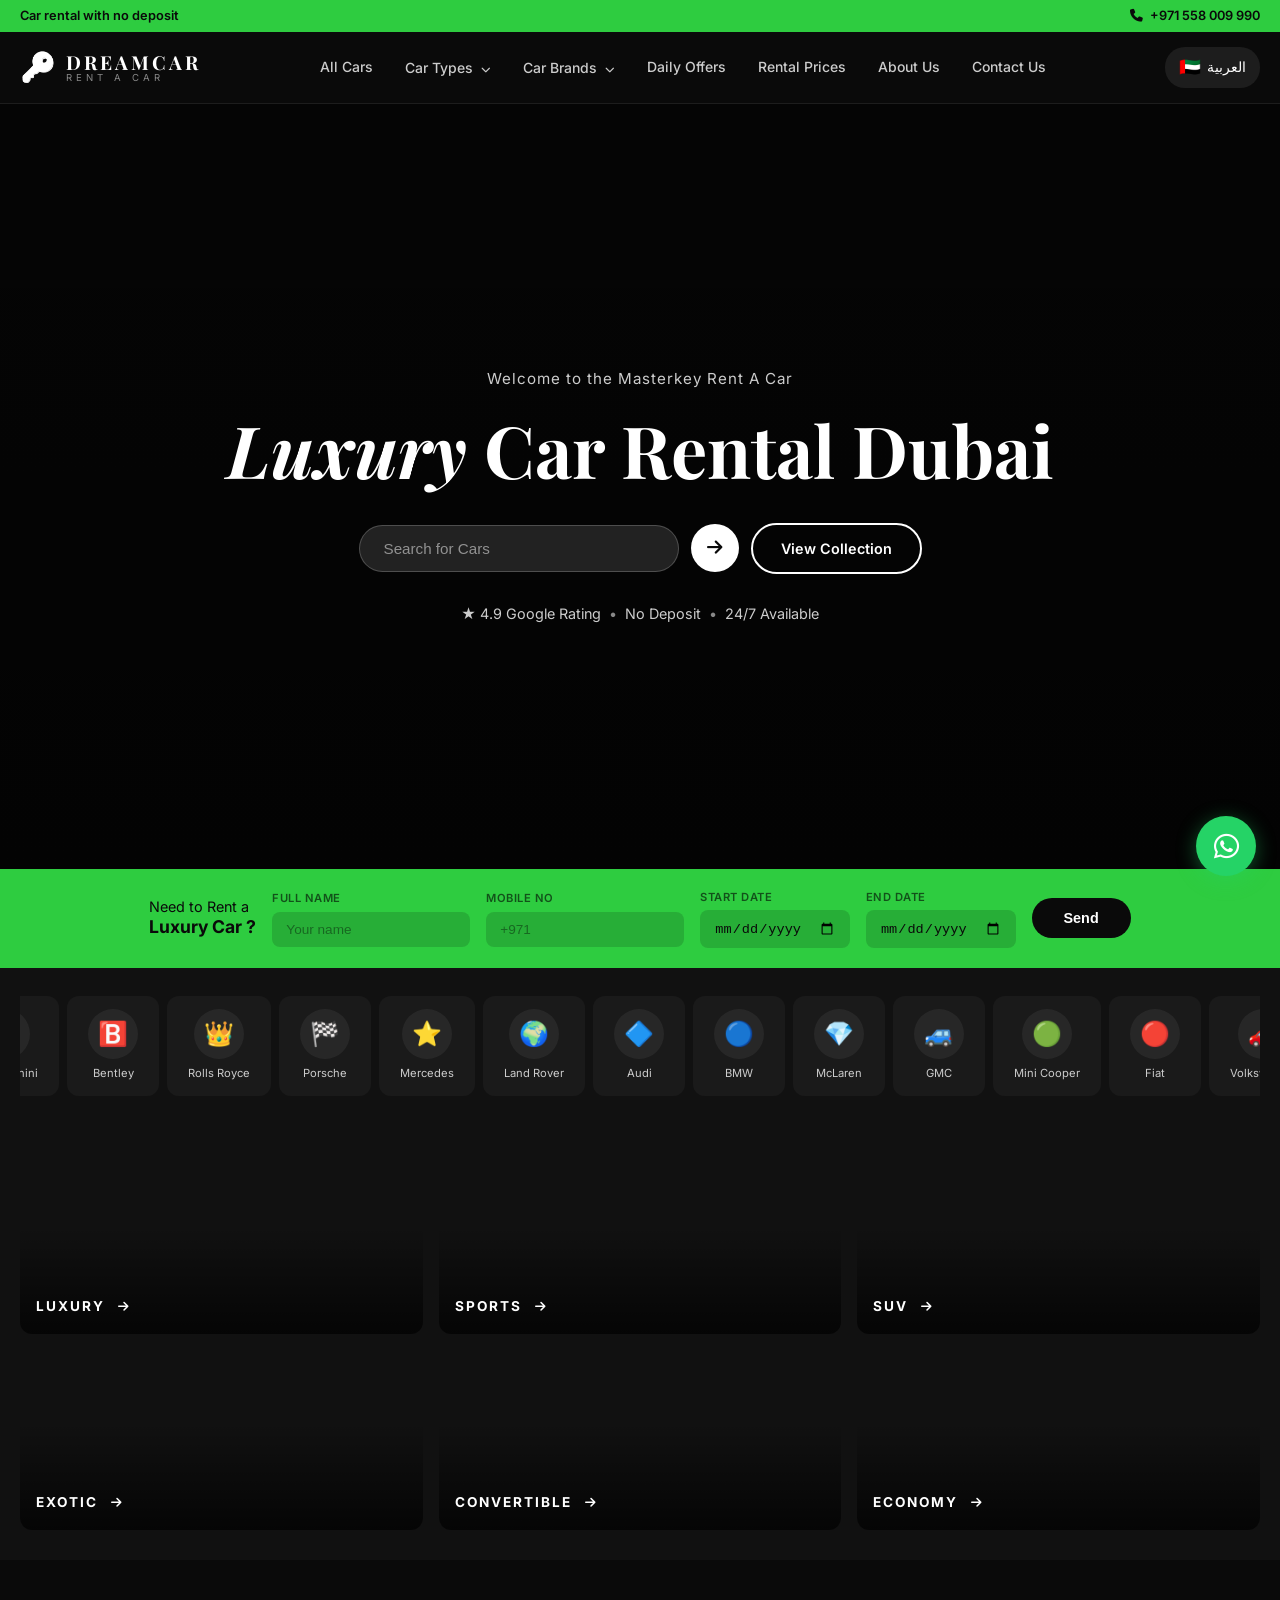
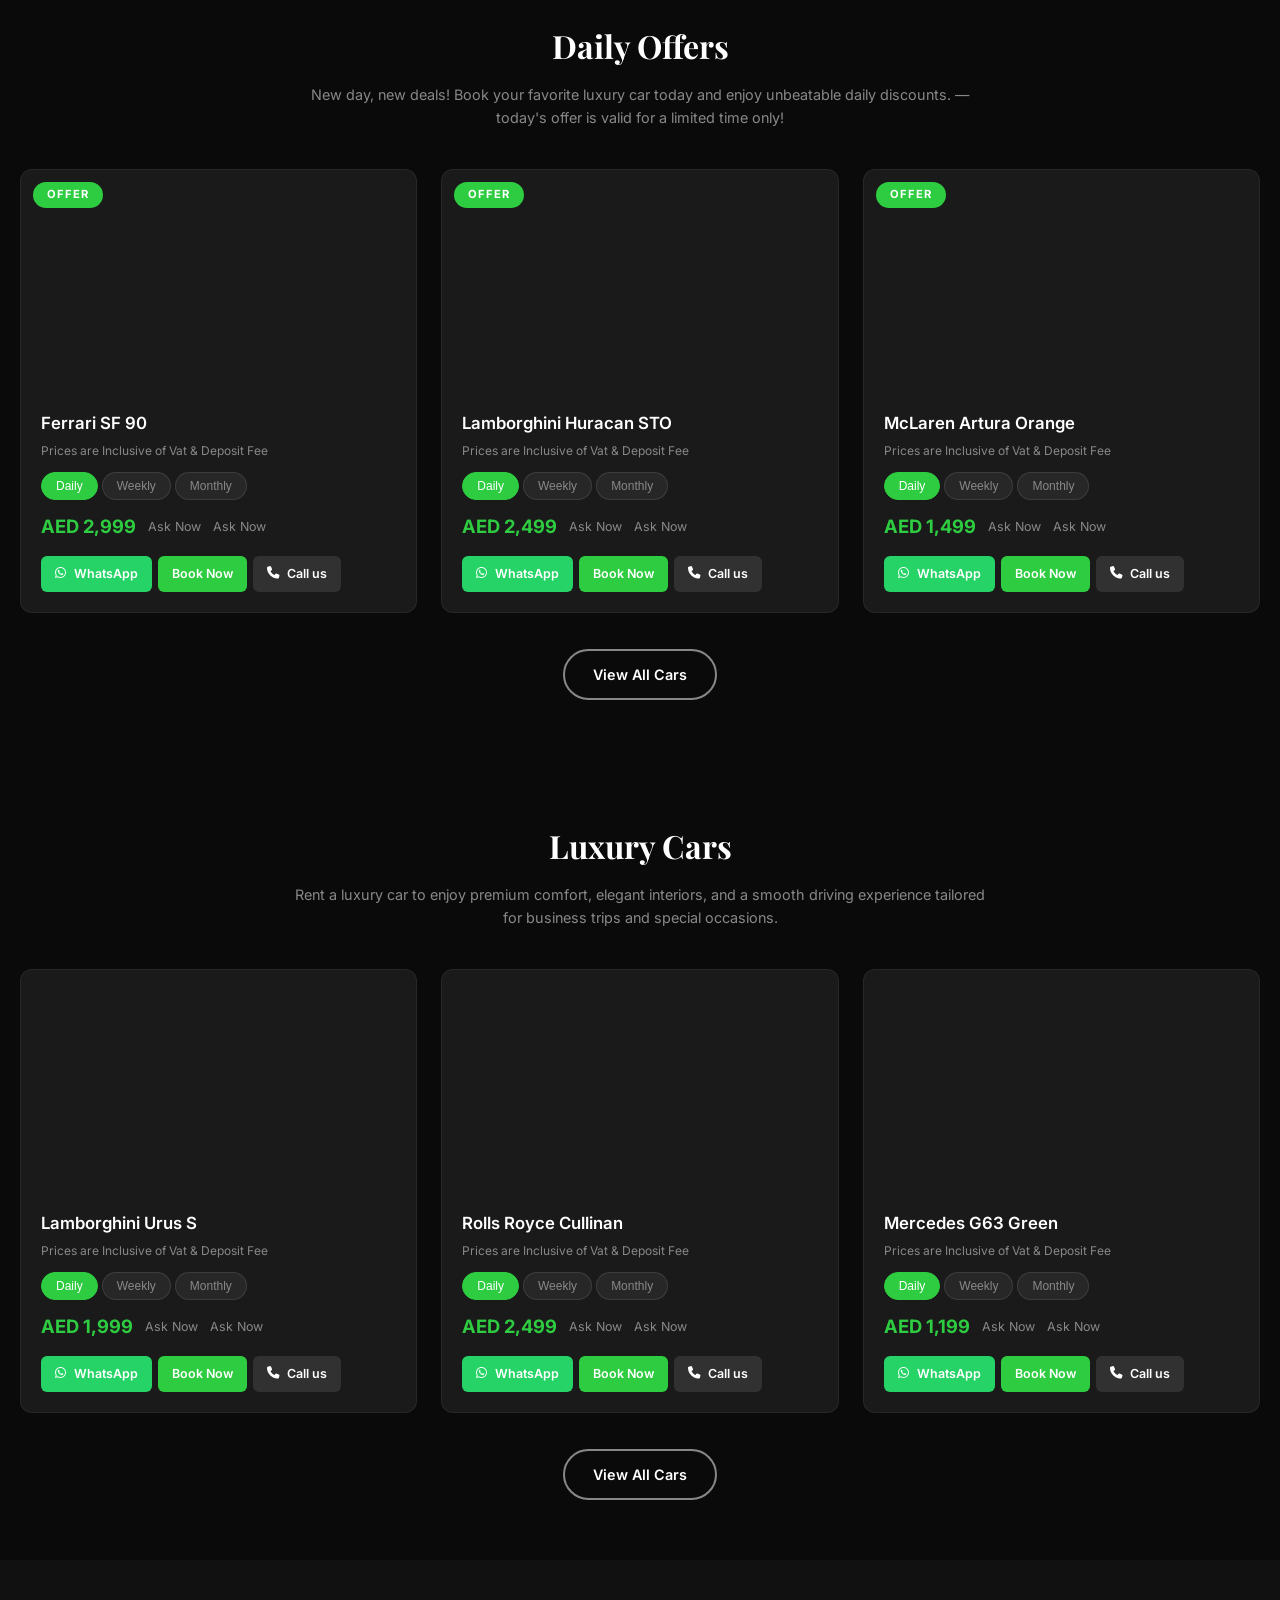
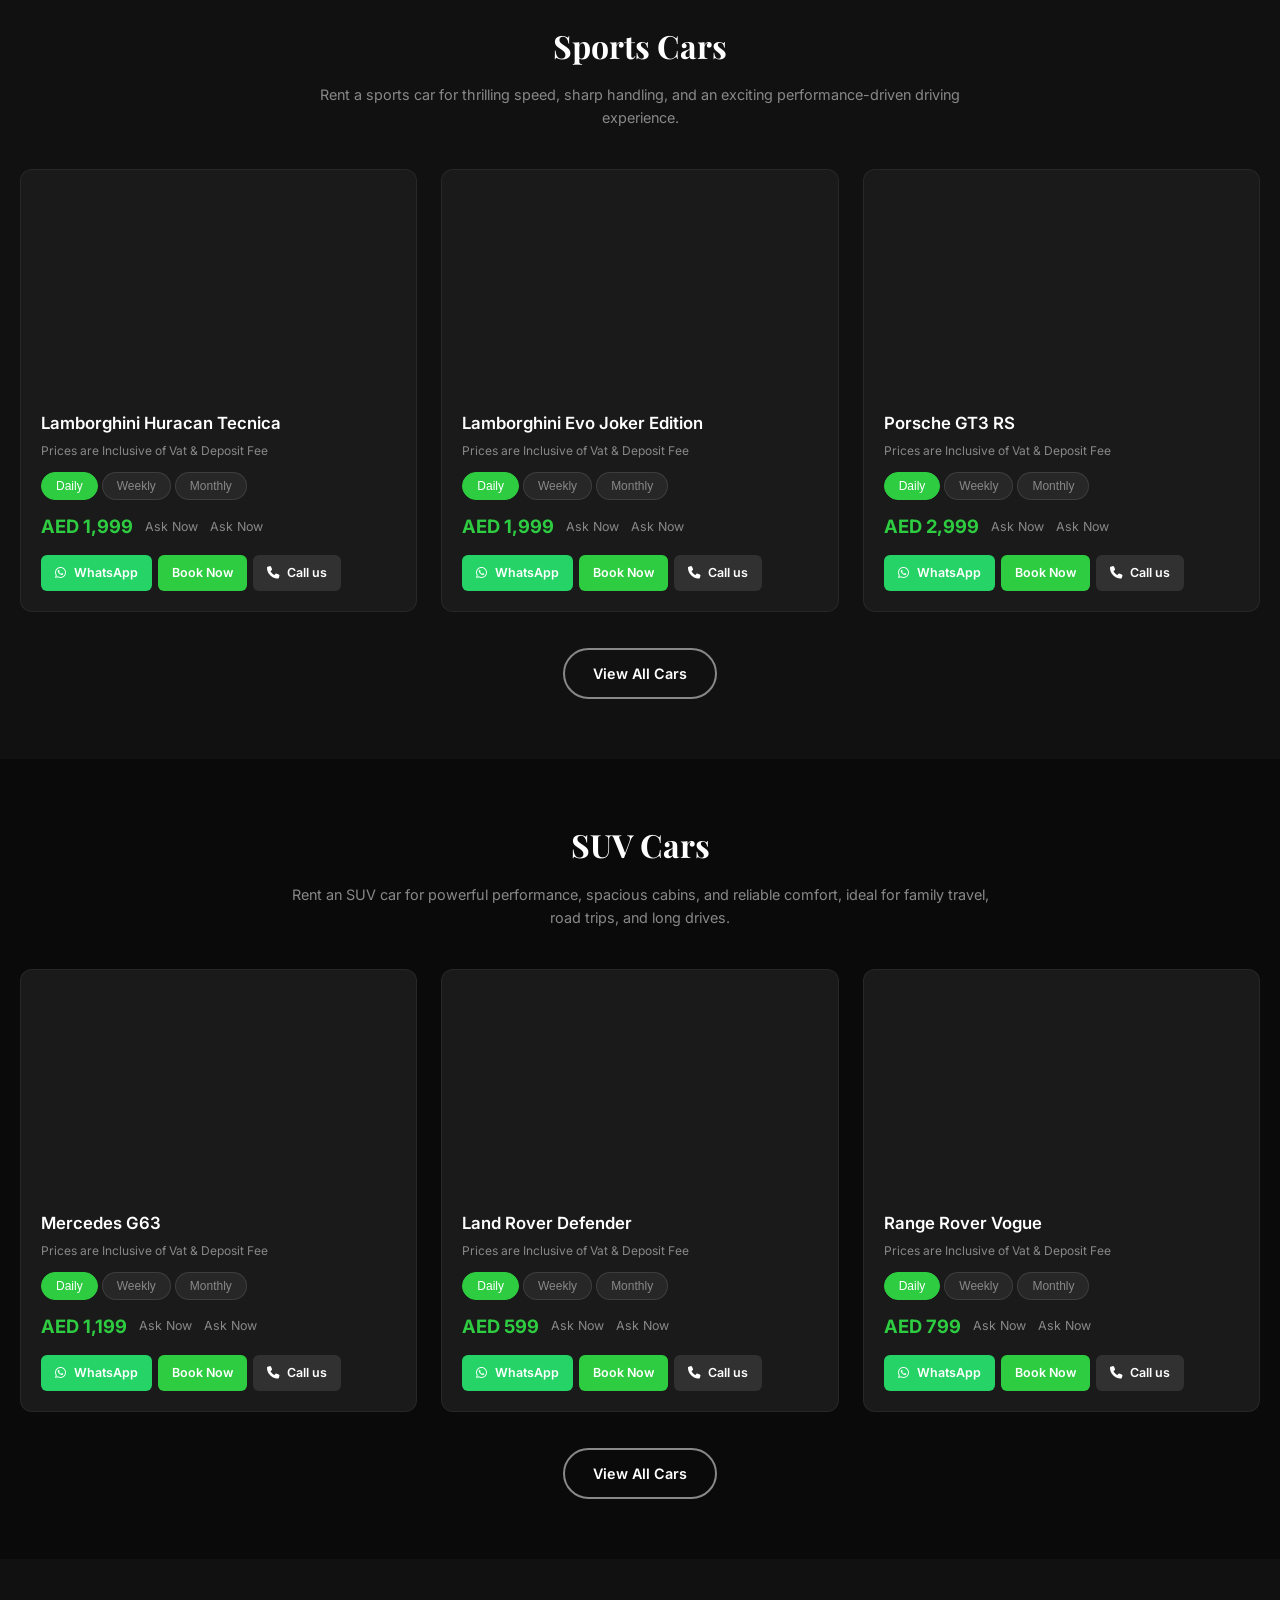
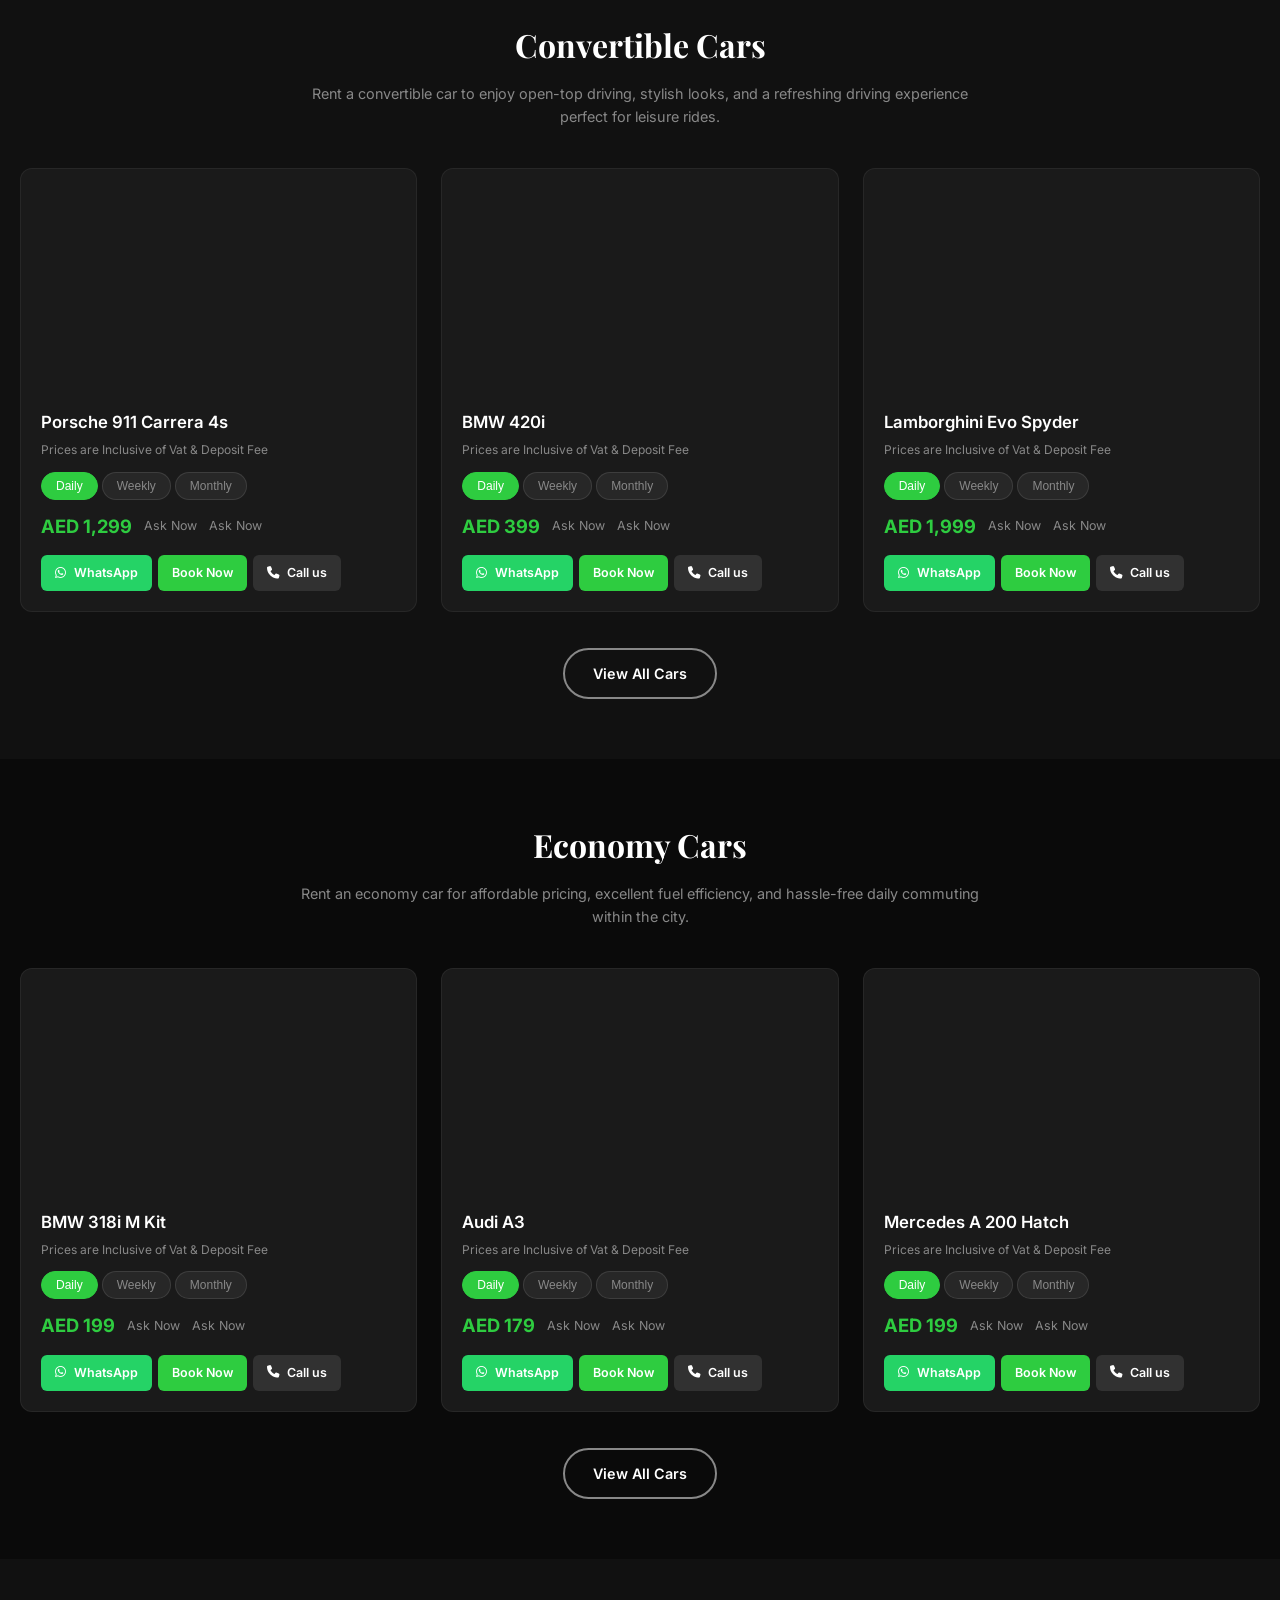
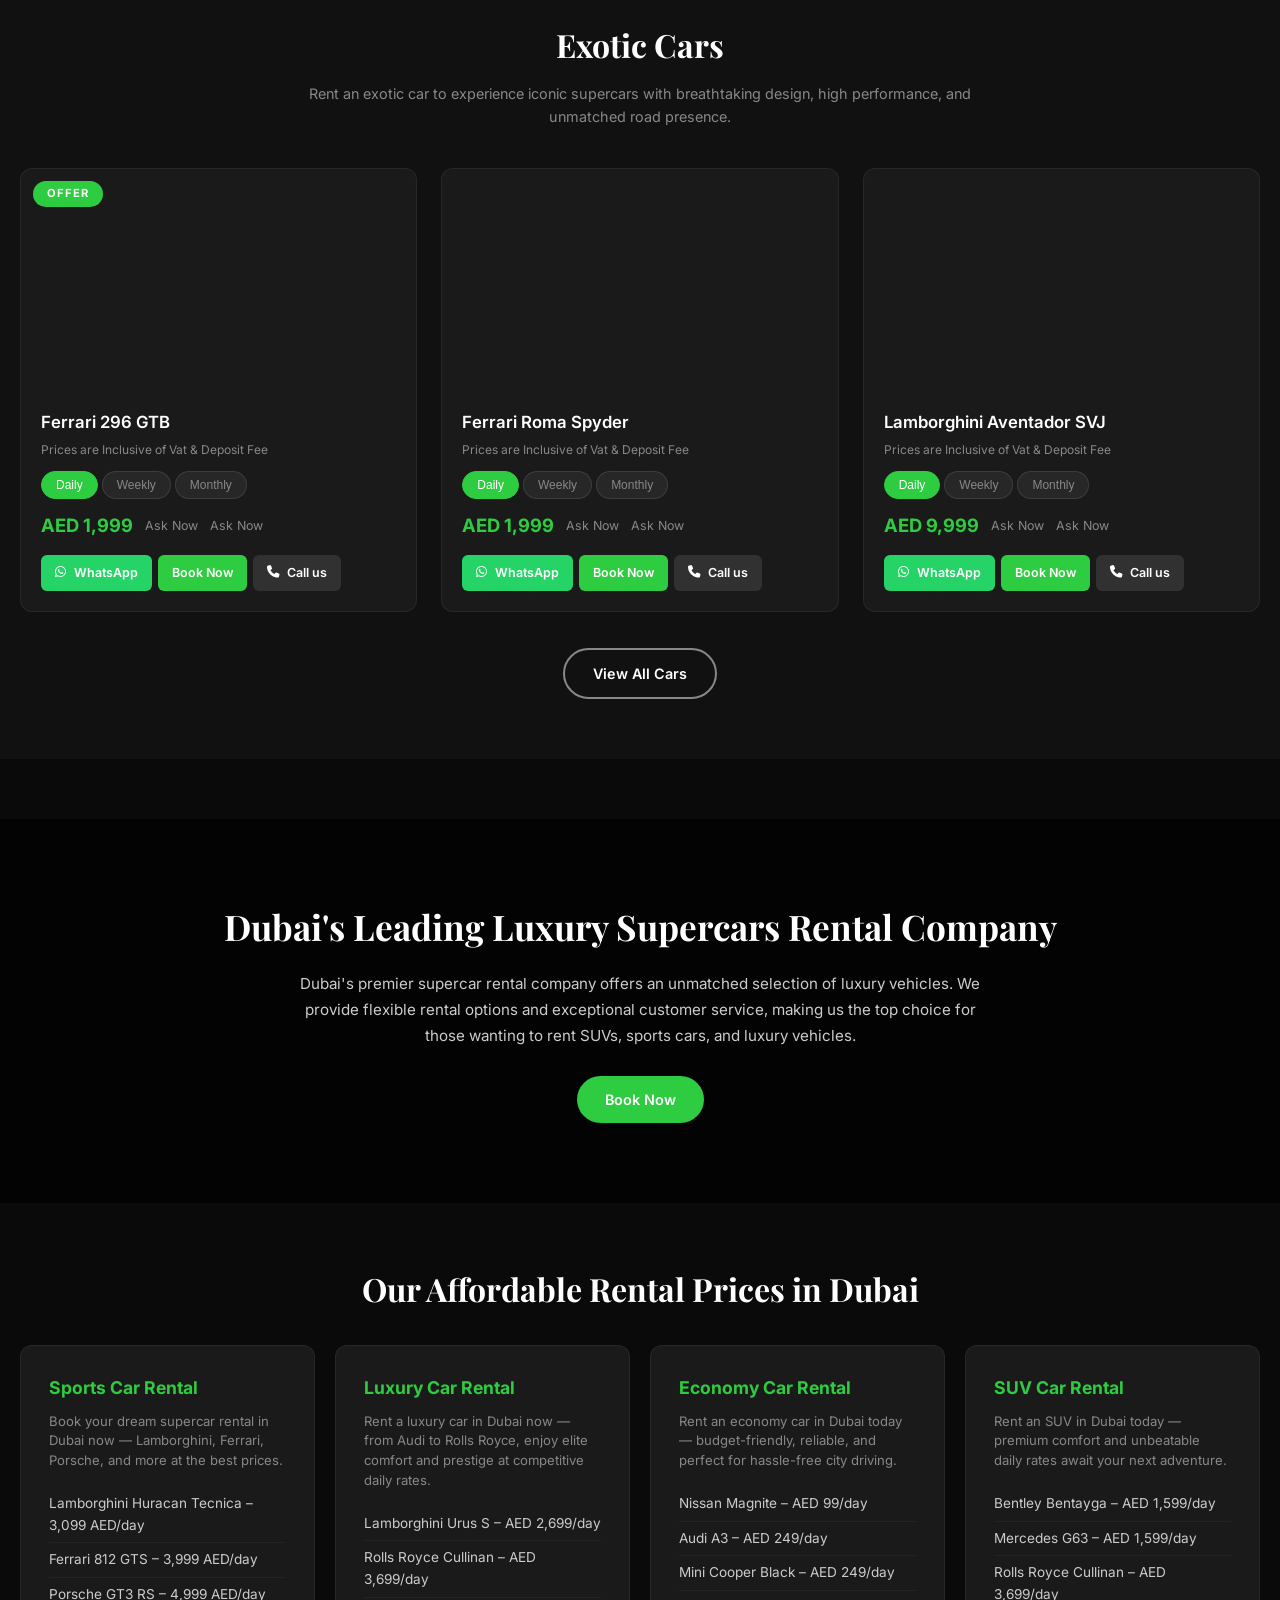
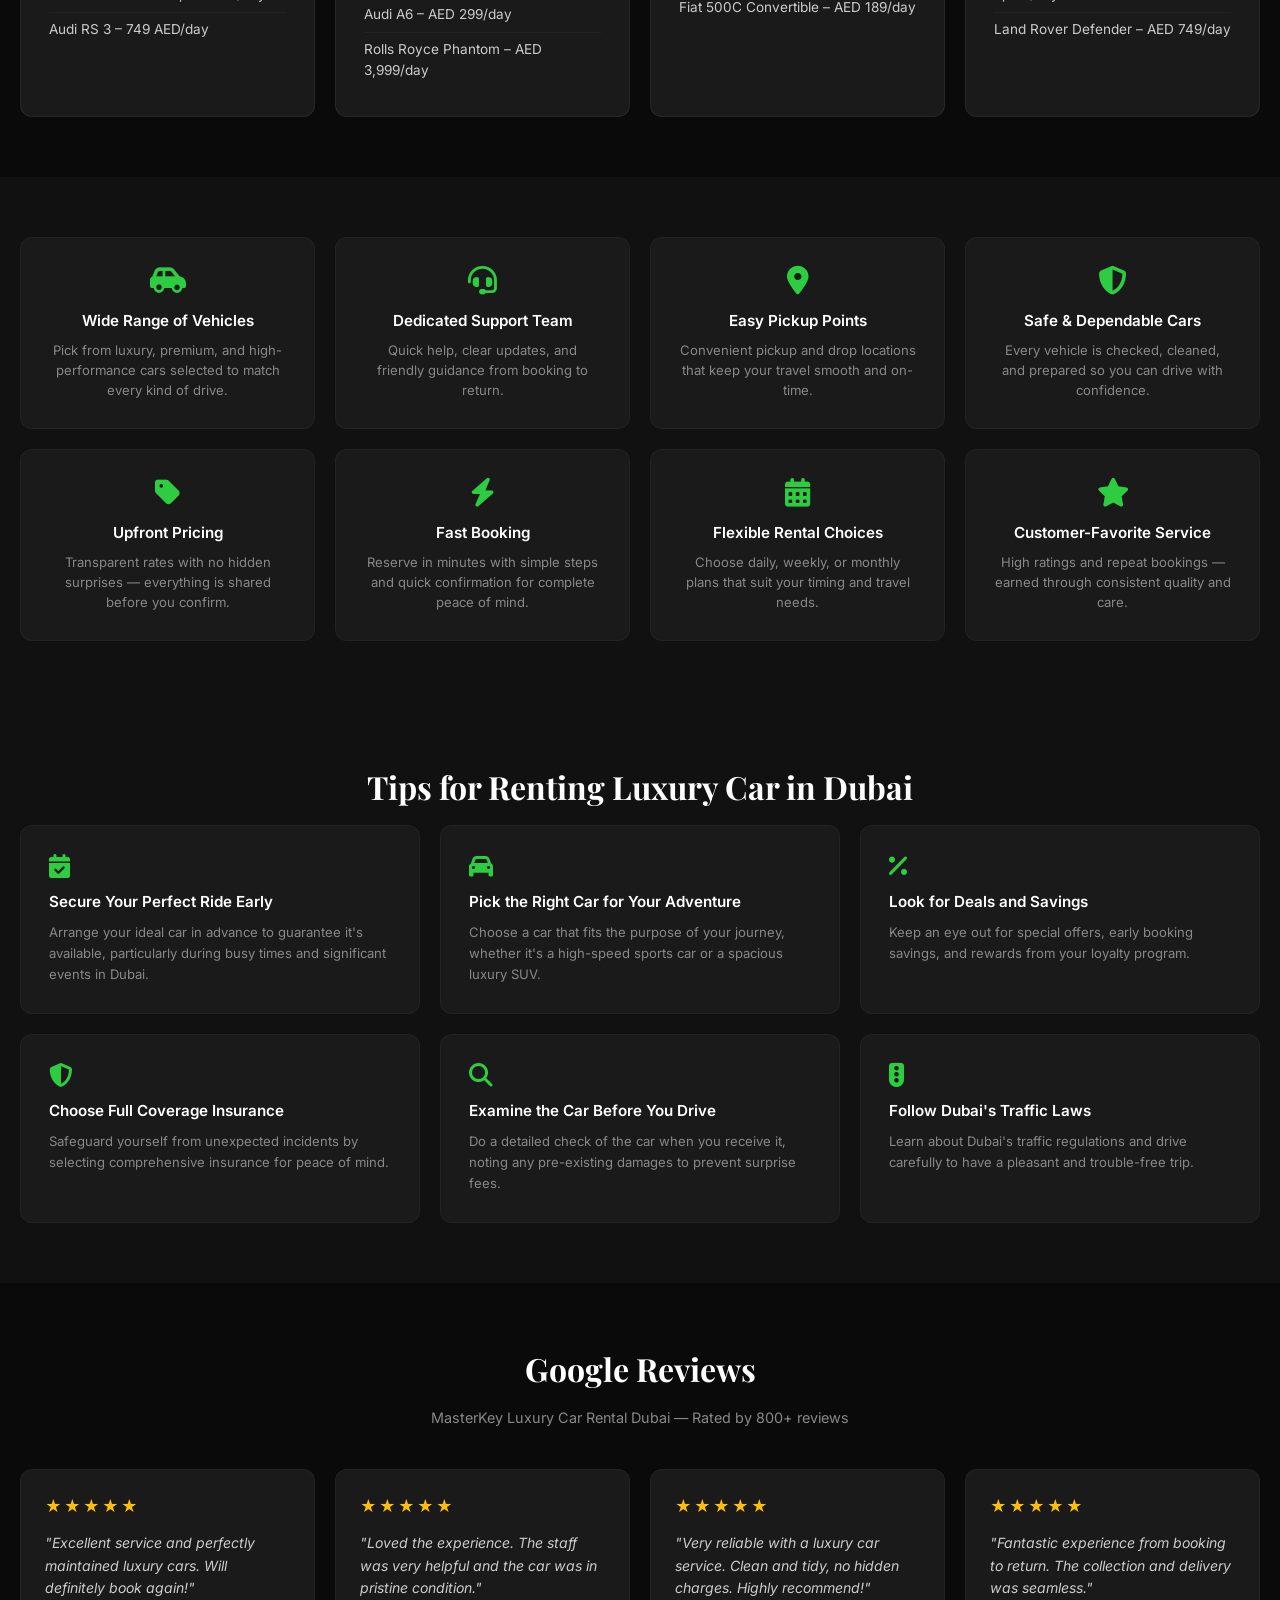
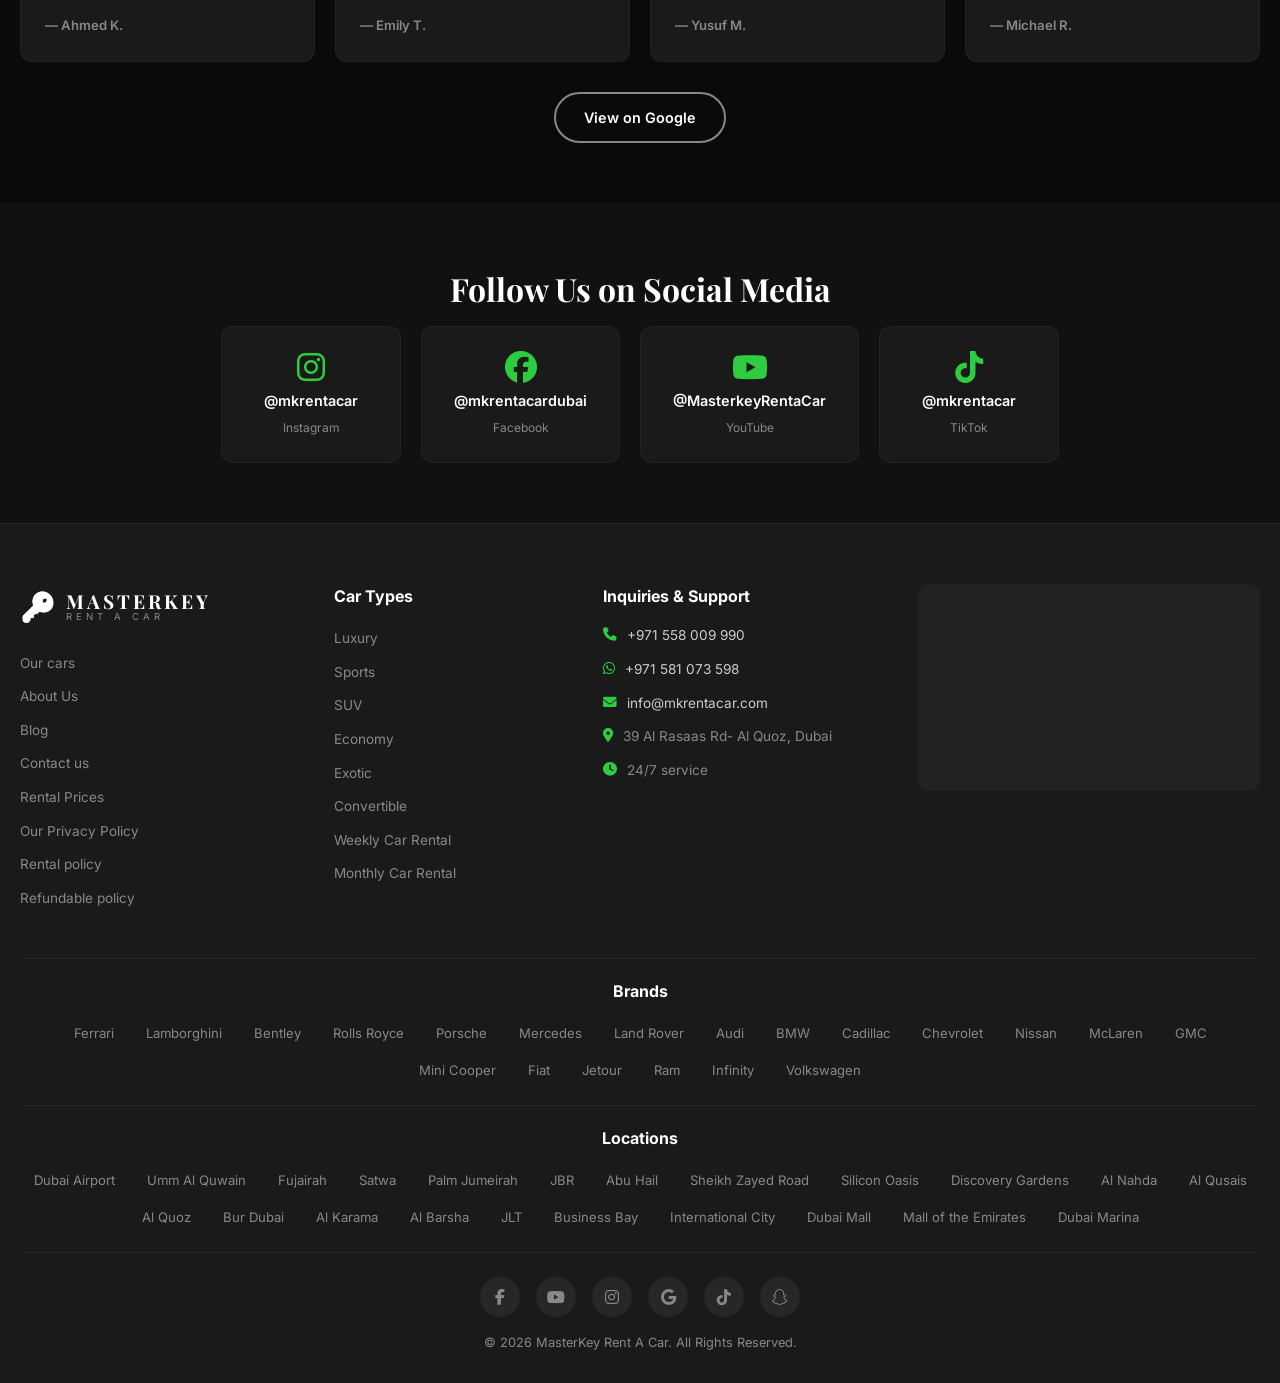
<file: index.html>
<!DOCTYPE html>
<html lang="en">
<head>
  <meta charset="UTF-8">
  <meta name="viewport" content="width=device-width, initial-scale=1.0">
  <title>Dream car Rent A Car | Luxury Car Rental Dubai</title>
  <link rel="stylesheet" href="styles.css">
  <link rel="preconnect" href="https://fonts.googleapis.com">
  <link href="https://fonts.googleapis.com/css2?family=Playfair+Display:wght@400;700&family=Inter:wght@300;400;500;600;700&display=swap" rel="stylesheet">
  <link rel="stylesheet" href="https://cdnjs.cloudflare.com/ajax/libs/font-awesome/6.5.1/css/all.min.css">
</head>
<body>

  <!-- Top Bar -->
  <div class="top-bar">
    <div class="container top-bar-inner">
      <span>Car rental with no deposit</span>
      <a href="tel:+971558009990" class="top-phone"><i class="fas fa-phone"></i> +971 558 009 990</a>
    </div>
  </div>

  <!-- Header -->
  <header class="header" id="header">
    <div class="container header-inner">
      <a href="index.html" class="logo">
        <div class="logo-icon">&#x1F511;</div>
        <div class="logo-text">
          <span class="logo-title">DREAMCAR</span>
          <span class="logo-sub">RENT A CAR</span>
        </div>
      </a>
      <nav class="nav" id="nav">
        <a href="all-cars.html" class="nav-link">All Cars</a>
        <div class="nav-dropdown">
          <a href="#" class="nav-link">Car Types <i class="fas fa-chevron-down"></i></a>
          <div class="dropdown-menu">
            <a href="index.html">Luxury</a>
            <a href="index.html">Sports</a>
            <a href="index.html">SUV</a>
            <a href="index.html">Economy</a>
            <a href="index.html">Exotic</a>
            <a href="index.html">Convertible</a>
          </div>
        </div>
        <div class="nav-dropdown">
          <a href="#" class="nav-link">Car Brands <i class="fas fa-chevron-down"></i></a>
          <div class="dropdown-menu brands-dropdown">
            <a href="index.html">Ferrari</a>
            <a href="index.html">Lamborghini</a>
            <a href="index.html">Bentley</a>
            <a href="index.html">Rolls Royce</a>
            <a href="index.html">Porsche</a>
            <a href="index.html">Mercedes</a>
            <a href="index.html">Land Rover</a>
            <a href="index.html">Audi</a>
            <a href="index.html">BMW</a>
            <a href="index.html">McLaren</a>
          </div>
        </div>
        <a href="daily-offers.html" class="nav-link">Daily Offers</a>
        <a href="#rental-prices" class="nav-link">Rental Prices</a>
        <a href="about.html" class="nav-link">About Us</a>
        <a href="contact.html" class="nav-link">Contact Us</a>
      </nav>
      <div class="header-right">
        <a href="#" class="lang-switch"><span class="flag">🇦🇪</span> العربية</a>
        <button class="hamburger" id="hamburger" aria-label="Toggle menu">
          <span></span><span></span><span></span>
        </button>
      </div>
    </div>
  </header>

  <!-- Hero Section -->
  <section class="hero" id="home">
    <div class="hero-overlay"></div>
    <div class="container hero-content">
      <p class="hero-welcome">Welcome to the Masterkey Rent A Car</p>
      <h1 class="hero-title"><span class="italic">Luxury</span> Car Rental Dubai</h1>
      <div class="hero-search">
        <input type="text" placeholder="Search for Cars" class="search-input">
        <button class="search-btn"><i class="fas fa-arrow-right"></i></button>
        <a href="index.html" class="btn btn-outline">View Collection</a>
      </div>
      <div class="hero-badges">
        <span>&#9733; 4.9 Google Rating</span>
        <span class="dot">•</span>
        <span>No Deposit</span>
        <span class="dot">•</span>
        <span>24/7 Available</span>
      </div>
    </div>
  </section>

  <!-- Booking Form Bar -->
  <section class="booking-bar">
    <div class="container">
      <form class="booking-form" onsubmit="return false;">
        <div class="booking-label">Need to Rent a<br><strong>Luxury Car ?</strong></div>
        <div class="form-group">
          <label>Full Name</label>
          <input type="text" placeholder="Your name">
        </div>
        <div class="form-group">
          <label>Mobile No</label>
          <input type="tel" placeholder="+971">
        </div>
        <div class="form-group">
          <label>Start Date</label>
          <input type="date">
        </div>
        <div class="form-group">
          <label>End Date</label>
          <input type="date">
        </div>
        <button type="submit" class="btn btn-green">Send</button>
      </form>
    </div>
  </section>

  <!-- Brands Carousel -->
  <section class="brands-carousel">
    <div class="container">
      <div class="brands-track" id="brandsTrack">
        <a href="index.html" class="brand-item"><div class="brand-icon">🏎️</div><span>Ferrari</span></a>
        <a href="index.html" class="brand-item"><div class="brand-icon">🐂</div><span>Lamborghini</span></a>
        <a href="index.html" class="brand-item"><div class="brand-icon">🅱️</div><span>Bentley</span></a>
        <a href="index.html" class="brand-item"><div class="brand-icon">👑</div><span>Rolls Royce</span></a>
        <a href="index.html" class="brand-item"><div class="brand-icon">🏁</div><span>Porsche</span></a>
        <a href="index.html" class="brand-item"><div class="brand-icon">⭐</div><span>Mercedes</span></a>
        <a href="index.html" class="brand-item"><div class="brand-icon">🌍</div><span>Land Rover</span></a>
        <a href="index.html" class="brand-item"><div class="brand-icon">🔷</div><span>Audi</span></a>
        <a href="index.html" class="brand-item"><div class="brand-icon">🔵</div><span>BMW</span></a>
        <a href="index.html" class="brand-item"><div class="brand-icon">💎</div><span>McLaren</span></a>
        <a href="index.html" class="brand-item"><div class="brand-icon">🚙</div><span>GMC</span></a>
        <a href="index.html" class="brand-item"><div class="brand-icon">🟢</div><span>Mini Cooper</span></a>
        <a href="index.html" class="brand-item"><div class="brand-icon">🔴</div><span>Fiat</span></a>
        <a href="index.html" class="brand-item"><div class="brand-icon">🚗</div><span>Volkswagen</span></a>
      </div>
    </div>
  </section>

  <!-- Category Grid -->
  <section class="category-grid">
    <div class="container">
      <div class="categories">
        <a href="#luxury-section" class="cat-card" style="--cat-img: url('https://images.unsplash.com/photo-1503376780353-7e6692767b70?w=400&h=300&fit=crop')">
          <div class="cat-overlay"></div>
          <span class="cat-label">LUXURY <i class="fas fa-arrow-right"></i></span>
        </a>
        <a href="#sports-section" class="cat-card" style="--cat-img: url('https://images.unsplash.com/photo-1544636331-e26879cd4d9b?w=400&h=300&fit=crop')">
          <div class="cat-overlay"></div>
          <span class="cat-label">SPORTS <i class="fas fa-arrow-right"></i></span>
        </a>
        <a href="#suv-section" class="cat-card" style="--cat-img: url('https://images.unsplash.com/photo-1519641471654-76ce0107ad1b?w=400&h=300&fit=crop')">
          <div class="cat-overlay"></div>
          <span class="cat-label">SUV <i class="fas fa-arrow-right"></i></span>
        </a>
        <a href="#exotic-section" class="cat-card" style="--cat-img: url('https://images.unsplash.com/photo-1621135802920-133df287f89c?w=400&h=300&fit=crop')">
          <div class="cat-overlay"></div>
          <span class="cat-label">EXOTIC <i class="fas fa-arrow-right"></i></span>
        </a>
        <a href="#convertible-section" class="cat-card" style="--cat-img: url('https://images.unsplash.com/photo-1507136566006-cfc505b114fc?w=400&h=300&fit=crop')">
          <div class="cat-overlay"></div>
          <span class="cat-label">CONVERTIBLE <i class="fas fa-arrow-right"></i></span>
        </a>
        <a href="#economy-section" class="cat-card" style="--cat-img: url('https://images.unsplash.com/photo-1549317661-bd32c8ce0afa?w=400&h=300&fit=crop')">
          <div class="cat-overlay"></div>
          <span class="cat-label">ECONOMY <i class="fas fa-arrow-right"></i></span>
        </a>
      </div>
    </div>
  </section>

  <!-- Daily Offers -->
  <section class="section daily-offers" id="daily-offers">
    <div class="container">
      <h2 class="section-title">Daily Offers</h2>
      <p class="section-subtitle">New day, new deals! Book your favorite luxury car today and enjoy unbeatable daily discounts. — today's offer is valid for a limited time only!</p>
      <div class="car-grid">
        <div class="car-card offer-card">
          <div class="offer-badge">OFFER</div>
          <div class="car-image" style="background-image: url('https://images.unsplash.com/photo-1592198084033-aade902d1aae?w=400&h=260&fit=crop')"></div>
          <div class="car-info">
            <h3>Ferrari SF 90</h3>
            <p class="price-note">Prices are Inclusive of Vat & Deposit Fee</p>
            <div class="price-tabs">
              <button class="price-tab active">Daily</button>
              <button class="price-tab">Weekly</button>
              <button class="price-tab">Monthly</button>
            </div>
            <div class="price-row">
              <span class="price">AED 2,999</span>
              <span class="ask-now">Ask Now</span>
              <span class="ask-now">Ask Now</span>
            </div>
            <div class="car-actions">
              <a href="#" class="btn btn-whatsapp"><i class="fab fa-whatsapp"></i> WhatsApp</a>
              <a href="#" class="btn btn-book">Book Now</a>
              <a href="#" class="btn btn-call"><i class="fas fa-phone"></i> Call us</a>
            </div>
          </div>
        </div>
        <div class="car-card offer-card">
          <div class="offer-badge">OFFER</div>
          <div class="car-image" style="background-image: url('https://images.unsplash.com/photo-1544636331-e26879cd4d9b?w=400&h=260&fit=crop')"></div>
          <div class="car-info">
            <h3>Lamborghini Huracan STO</h3>
            <p class="price-note">Prices are Inclusive of Vat & Deposit Fee</p>
            <div class="price-tabs">
              <button class="price-tab active">Daily</button>
              <button class="price-tab">Weekly</button>
              <button class="price-tab">Monthly</button>
            </div>
            <div class="price-row">
              <span class="price">AED 2,499</span>
              <span class="ask-now">Ask Now</span>
              <span class="ask-now">Ask Now</span>
            </div>
            <div class="car-actions">
              <a href="#" class="btn btn-whatsapp"><i class="fab fa-whatsapp"></i> WhatsApp</a>
              <a href="#" class="btn btn-book">Book Now</a>
              <a href="#" class="btn btn-call"><i class="fas fa-phone"></i> Call us</a>
            </div>
          </div>
        </div>
        <div class="car-card offer-card">
          <div class="offer-badge">OFFER</div>
          <div class="car-image" style="background-image: url('https://images.unsplash.com/photo-1621135802920-133df287f89c?w=400&h=260&fit=crop')"></div>
          <div class="car-info">
            <h3>McLaren Artura Orange</h3>
            <p class="price-note">Prices are Inclusive of Vat & Deposit Fee</p>
            <div class="price-tabs">
              <button class="price-tab active">Daily</button>
              <button class="price-tab">Weekly</button>
              <button class="price-tab">Monthly</button>
            </div>
            <div class="price-row">
              <span class="price">AED 1,499</span>
              <span class="ask-now">Ask Now</span>
              <span class="ask-now">Ask Now</span>
            </div>
            <div class="car-actions">
              <a href="#" class="btn btn-whatsapp"><i class="fab fa-whatsapp"></i> WhatsApp</a>
              <a href="#" class="btn btn-book">Book Now</a>
              <a href="#" class="btn btn-call"><i class="fas fa-phone"></i> Call us</a>
            </div>
          </div>
        </div>
      </div>
      <div class="view-all-wrap"><a href="index.html" class="btn btn-outline-dark">View All Cars</a></div>
    </div>
  </section>

  <!-- Luxury Cars -->
  <section class="section car-section" id="luxury-section">
    <div class="container">
      <h2 class="section-title">Luxury Cars</h2>
      <p class="section-subtitle">Rent a luxury car to enjoy premium comfort, elegant interiors, and a smooth driving experience tailored for business trips and special occasions.</p>
      <div class="car-grid">
        <div class="car-card">
          <div class="car-image" style="background-image: url('https://images.unsplash.com/photo-1563720223185-11003d516935?w=400&h=260&fit=crop')"></div>
          <div class="car-info">
            <h3>Lamborghini Urus S</h3>
            <p class="price-note">Prices are Inclusive of Vat & Deposit Fee</p>
            <div class="price-tabs">
              <button class="price-tab active">Daily</button>
              <button class="price-tab">Weekly</button>
              <button class="price-tab">Monthly</button>
            </div>
            <div class="price-row">
              <span class="price">AED 1,999</span>
              <span class="ask-now">Ask Now</span>
              <span class="ask-now">Ask Now</span>
            </div>
            <div class="car-actions">
              <a href="#" class="btn btn-whatsapp"><i class="fab fa-whatsapp"></i> WhatsApp</a>
              <a href="#" class="btn btn-book">Book Now</a>
              <a href="#" class="btn btn-call"><i class="fas fa-phone"></i> Call us</a>
            </div>
          </div>
        </div>
        <div class="car-card">
          <div class="car-image" style="background-image: url('https://images.unsplash.com/photo-1631295868223-63265b40d9e4?w=400&h=260&fit=crop')"></div>
          <div class="car-info">
            <h3>Rolls Royce Cullinan</h3>
            <p class="price-note">Prices are Inclusive of Vat & Deposit Fee</p>
            <div class="price-tabs">
              <button class="price-tab active">Daily</button>
              <button class="price-tab">Weekly</button>
              <button class="price-tab">Monthly</button>
            </div>
            <div class="price-row">
              <span class="price">AED 2,499</span>
              <span class="ask-now">Ask Now</span>
              <span class="ask-now">Ask Now</span>
            </div>
            <div class="car-actions">
              <a href="#" class="btn btn-whatsapp"><i class="fab fa-whatsapp"></i> WhatsApp</a>
              <a href="#" class="btn btn-book">Book Now</a>
              <a href="#" class="btn btn-call"><i class="fas fa-phone"></i> Call us</a>
            </div>
          </div>
        </div>
        <div class="car-card">
          <div class="car-image" style="background-image: url('https://images.unsplash.com/photo-1520031441872-265e4ff70366?w=400&h=260&fit=crop')"></div>
          <div class="car-info">
            <h3>Mercedes G63 Green</h3>
            <p class="price-note">Prices are Inclusive of Vat & Deposit Fee</p>
            <div class="price-tabs">
              <button class="price-tab active">Daily</button>
              <button class="price-tab">Weekly</button>
              <button class="price-tab">Monthly</button>
            </div>
            <div class="price-row">
              <span class="price">AED 1,199</span>
              <span class="ask-now">Ask Now</span>
              <span class="ask-now">Ask Now</span>
            </div>
            <div class="car-actions">
              <a href="#" class="btn btn-whatsapp"><i class="fab fa-whatsapp"></i> WhatsApp</a>
              <a href="#" class="btn btn-book">Book Now</a>
              <a href="#" class="btn btn-call"><i class="fas fa-phone"></i> Call us</a>
            </div>
          </div>
        </div>
      </div>
      <div class="view-all-wrap"><a href="index.html" class="btn btn-outline-dark">View All Cars</a></div>
    </div>
  </section>

  <!-- Sports Cars -->
  <section class="section car-section dark-section" id="sports-section">
    <div class="container">
      <h2 class="section-title">Sports Cars</h2>
      <p class="section-subtitle">Rent a sports car for thrilling speed, sharp handling, and an exciting performance-driven driving experience.</p>
      <div class="car-grid">
        <div class="car-card">
          <div class="car-image" style="background-image: url('https://images.unsplash.com/photo-1544636331-e26879cd4d9b?w=400&h=260&fit=crop')"></div>
          <div class="car-info">
            <h3>Lamborghini Huracan Tecnica</h3>
            <p class="price-note">Prices are Inclusive of Vat & Deposit Fee</p>
            <div class="price-tabs">
              <button class="price-tab active">Daily</button>
              <button class="price-tab">Weekly</button>
              <button class="price-tab">Monthly</button>
            </div>
            <div class="price-row">
              <span class="price">AED 1,999</span>
              <span class="ask-now">Ask Now</span>
              <span class="ask-now">Ask Now</span>
            </div>
            <div class="car-actions">
              <a href="#" class="btn btn-whatsapp"><i class="fab fa-whatsapp"></i> WhatsApp</a>
              <a href="#" class="btn btn-book">Book Now</a>
              <a href="#" class="btn btn-call"><i class="fas fa-phone"></i> Call us</a>
            </div>
          </div>
        </div>
        <div class="car-card">
          <div class="car-image" style="background-image: url('https://images.unsplash.com/photo-1580274455191-1c62238fa333?w=400&h=260&fit=crop')"></div>
          <div class="car-info">
            <h3>Lamborghini Evo Joker Edition</h3>
            <p class="price-note">Prices are Inclusive of Vat & Deposit Fee</p>
            <div class="price-tabs">
              <button class="price-tab active">Daily</button>
              <button class="price-tab">Weekly</button>
              <button class="price-tab">Monthly</button>
            </div>
            <div class="price-row">
              <span class="price">AED 1,999</span>
              <span class="ask-now">Ask Now</span>
              <span class="ask-now">Ask Now</span>
            </div>
            <div class="car-actions">
              <a href="#" class="btn btn-whatsapp"><i class="fab fa-whatsapp"></i> WhatsApp</a>
              <a href="#" class="btn btn-book">Book Now</a>
              <a href="#" class="btn btn-call"><i class="fas fa-phone"></i> Call us</a>
            </div>
          </div>
        </div>
        <div class="car-card">
          <div class="car-image" style="background-image: url('https://images.unsplash.com/photo-1614162692292-7ac56d7f7f1e?w=400&h=260&fit=crop')"></div>
          <div class="car-info">
            <h3>Porsche GT3 RS</h3>
            <p class="price-note">Prices are Inclusive of Vat & Deposit Fee</p>
            <div class="price-tabs">
              <button class="price-tab active">Daily</button>
              <button class="price-tab">Weekly</button>
              <button class="price-tab">Monthly</button>
            </div>
            <div class="price-row">
              <span class="price">AED 2,999</span>
              <span class="ask-now">Ask Now</span>
              <span class="ask-now">Ask Now</span>
            </div>
            <div class="car-actions">
              <a href="#" class="btn btn-whatsapp"><i class="fab fa-whatsapp"></i> WhatsApp</a>
              <a href="#" class="btn btn-book">Book Now</a>
              <a href="#" class="btn btn-call"><i class="fas fa-phone"></i> Call us</a>
            </div>
          </div>
        </div>
      </div>
      <div class="view-all-wrap"><a href="index.html" class="btn btn-outline-dark">View All Cars</a></div>
    </div>
  </section>

  <!-- SUV Cars -->
  <section class="section car-section" id="suv-section">
    <div class="container">
      <h2 class="section-title">SUV Cars</h2>
      <p class="section-subtitle">Rent an SUV car for powerful performance, spacious cabins, and reliable comfort, ideal for family travel, road trips, and long drives.</p>
      <div class="car-grid">
        <div class="car-card">
          <div class="car-image" style="background-image: url('https://images.unsplash.com/photo-1520031441872-265e4ff70366?w=400&h=260&fit=crop')"></div>
          <div class="car-info">
            <h3>Mercedes G63</h3>
            <p class="price-note">Prices are Inclusive of Vat & Deposit Fee</p>
            <div class="price-tabs">
              <button class="price-tab active">Daily</button>
              <button class="price-tab">Weekly</button>
              <button class="price-tab">Monthly</button>
            </div>
            <div class="price-row">
              <span class="price">AED 1,199</span>
              <span class="ask-now">Ask Now</span>
              <span class="ask-now">Ask Now</span>
            </div>
            <div class="car-actions">
              <a href="#" class="btn btn-whatsapp"><i class="fab fa-whatsapp"></i> WhatsApp</a>
              <a href="#" class="btn btn-book">Book Now</a>
              <a href="#" class="btn btn-call"><i class="fas fa-phone"></i> Call us</a>
            </div>
          </div>
        </div>
        <div class="car-card">
          <div class="car-image" style="background-image: url('https://images.unsplash.com/photo-1519641471654-76ce0107ad1b?w=400&h=260&fit=crop')"></div>
          <div class="car-info">
            <h3>Land Rover Defender</h3>
            <p class="price-note">Prices are Inclusive of Vat & Deposit Fee</p>
            <div class="price-tabs">
              <button class="price-tab active">Daily</button>
              <button class="price-tab">Weekly</button>
              <button class="price-tab">Monthly</button>
            </div>
            <div class="price-row">
              <span class="price">AED 599</span>
              <span class="ask-now">Ask Now</span>
              <span class="ask-now">Ask Now</span>
            </div>
            <div class="car-actions">
              <a href="#" class="btn btn-whatsapp"><i class="fab fa-whatsapp"></i> WhatsApp</a>
              <a href="#" class="btn btn-book">Book Now</a>
              <a href="#" class="btn btn-call"><i class="fas fa-phone"></i> Call us</a>
            </div>
          </div>
        </div>
        <div class="car-card">
          <div class="car-image" style="background-image: url('https://images.unsplash.com/photo-1606016159991-dfe4f2746ad5?w=400&h=260&fit=crop')"></div>
          <div class="car-info">
            <h3>Range Rover Vogue</h3>
            <p class="price-note">Prices are Inclusive of Vat & Deposit Fee</p>
            <div class="price-tabs">
              <button class="price-tab active">Daily</button>
              <button class="price-tab">Weekly</button>
              <button class="price-tab">Monthly</button>
            </div>
            <div class="price-row">
              <span class="price">AED 799</span>
              <span class="ask-now">Ask Now</span>
              <span class="ask-now">Ask Now</span>
            </div>
            <div class="car-actions">
              <a href="#" class="btn btn-whatsapp"><i class="fab fa-whatsapp"></i> WhatsApp</a>
              <a href="#" class="btn btn-book">Book Now</a>
              <a href="#" class="btn btn-call"><i class="fas fa-phone"></i> Call us</a>
            </div>
          </div>
        </div>
      </div>
      <div class="view-all-wrap"><a href="index.html" class="btn btn-outline-dark">View All Cars</a></div>
    </div>
  </section>

  <!-- Convertible Cars -->
  <section class="section car-section dark-section" id="convertible-section">
    <div class="container">
      <h2 class="section-title">Convertible Cars</h2>
      <p class="section-subtitle">Rent a convertible car to enjoy open-top driving, stylish looks, and a refreshing driving experience perfect for leisure rides.</p>
      <div class="car-grid">
        <div class="car-card">
          <div class="car-image" style="background-image: url('https://images.unsplash.com/photo-1503376780353-7e6692767b70?w=400&h=260&fit=crop')"></div>
          <div class="car-info">
            <h3>Porsche 911 Carrera 4s</h3>
            <p class="price-note">Prices are Inclusive of Vat & Deposit Fee</p>
            <div class="price-tabs">
              <button class="price-tab active">Daily</button>
              <button class="price-tab">Weekly</button>
              <button class="price-tab">Monthly</button>
            </div>
            <div class="price-row">
              <span class="price">AED 1,299</span>
              <span class="ask-now">Ask Now</span>
              <span class="ask-now">Ask Now</span>
            </div>
            <div class="car-actions">
              <a href="#" class="btn btn-whatsapp"><i class="fab fa-whatsapp"></i> WhatsApp</a>
              <a href="#" class="btn btn-book">Book Now</a>
              <a href="#" class="btn btn-call"><i class="fas fa-phone"></i> Call us</a>
            </div>
          </div>
        </div>
        <div class="car-card">
          <div class="car-image" style="background-image: url('https://images.unsplash.com/photo-1555215695-3004980ad54e?w=400&h=260&fit=crop')"></div>
          <div class="car-info">
            <h3>BMW 420i</h3>
            <p class="price-note">Prices are Inclusive of Vat & Deposit Fee</p>
            <div class="price-tabs">
              <button class="price-tab active">Daily</button>
              <button class="price-tab">Weekly</button>
              <button class="price-tab">Monthly</button>
            </div>
            <div class="price-row">
              <span class="price">AED 399</span>
              <span class="ask-now">Ask Now</span>
              <span class="ask-now">Ask Now</span>
            </div>
            <div class="car-actions">
              <a href="#" class="btn btn-whatsapp"><i class="fab fa-whatsapp"></i> WhatsApp</a>
              <a href="#" class="btn btn-book">Book Now</a>
              <a href="#" class="btn btn-call"><i class="fas fa-phone"></i> Call us</a>
            </div>
          </div>
        </div>
        <div class="car-card">
          <div class="car-image" style="background-image: url('https://images.unsplash.com/photo-1580274455191-1c62238fa333?w=400&h=260&fit=crop')"></div>
          <div class="car-info">
            <h3>Lamborghini Evo Spyder</h3>
            <p class="price-note">Prices are Inclusive of Vat & Deposit Fee</p>
            <div class="price-tabs">
              <button class="price-tab active">Daily</button>
              <button class="price-tab">Weekly</button>
              <button class="price-tab">Monthly</button>
            </div>
            <div class="price-row">
              <span class="price">AED 1,999</span>
              <span class="ask-now">Ask Now</span>
              <span class="ask-now">Ask Now</span>
            </div>
            <div class="car-actions">
              <a href="#" class="btn btn-whatsapp"><i class="fab fa-whatsapp"></i> WhatsApp</a>
              <a href="#" class="btn btn-book">Book Now</a>
              <a href="#" class="btn btn-call"><i class="fas fa-phone"></i> Call us</a>
            </div>
          </div>
        </div>
      </div>
      <div class="view-all-wrap"><a href="index.html" class="btn btn-outline-dark">View All Cars</a></div>
    </div>
  </section>

  <!-- Economy Cars -->
  <section class="section car-section" id="economy-section">
    <div class="container">
      <h2 class="section-title">Economy Cars</h2>
      <p class="section-subtitle">Rent an economy car for affordable pricing, excellent fuel efficiency, and hassle-free daily commuting within the city.</p>
      <div class="car-grid">
        <div class="car-card">
          <div class="car-image" style="background-image: url('https://images.unsplash.com/photo-1555215695-3004980ad54e?w=400&h=260&fit=crop')"></div>
          <div class="car-info">
            <h3>BMW 318i M Kit</h3>
            <p class="price-note">Prices are Inclusive of Vat & Deposit Fee</p>
            <div class="price-tabs">
              <button class="price-tab active">Daily</button>
              <button class="price-tab">Weekly</button>
              <button class="price-tab">Monthly</button>
            </div>
            <div class="price-row">
              <span class="price">AED 199</span>
              <span class="ask-now">Ask Now</span>
              <span class="ask-now">Ask Now</span>
            </div>
            <div class="car-actions">
              <a href="#" class="btn btn-whatsapp"><i class="fab fa-whatsapp"></i> WhatsApp</a>
              <a href="#" class="btn btn-book">Book Now</a>
              <a href="#" class="btn btn-call"><i class="fas fa-phone"></i> Call us</a>
            </div>
          </div>
        </div>
        <div class="car-card">
          <div class="car-image" style="background-image: url('https://images.unsplash.com/photo-1606016159991-dfe4f2746ad5?w=400&h=260&fit=crop')"></div>
          <div class="car-info">
            <h3>Audi A3</h3>
            <p class="price-note">Prices are Inclusive of Vat & Deposit Fee</p>
            <div class="price-tabs">
              <button class="price-tab active">Daily</button>
              <button class="price-tab">Weekly</button>
              <button class="price-tab">Monthly</button>
            </div>
            <div class="price-row">
              <span class="price">AED 179</span>
              <span class="ask-now">Ask Now</span>
              <span class="ask-now">Ask Now</span>
            </div>
            <div class="car-actions">
              <a href="#" class="btn btn-whatsapp"><i class="fab fa-whatsapp"></i> WhatsApp</a>
              <a href="#" class="btn btn-book">Book Now</a>
              <a href="#" class="btn btn-call"><i class="fas fa-phone"></i> Call us</a>
            </div>
          </div>
        </div>
        <div class="car-card">
          <div class="car-image" style="background-image: url('https://images.unsplash.com/photo-1549317661-bd32c8ce0afa?w=400&h=260&fit=crop')"></div>
          <div class="car-info">
            <h3>Mercedes A 200 Hatch</h3>
            <p class="price-note">Prices are Inclusive of Vat & Deposit Fee</p>
            <div class="price-tabs">
              <button class="price-tab active">Daily</button>
              <button class="price-tab">Weekly</button>
              <button class="price-tab">Monthly</button>
            </div>
            <div class="price-row">
              <span class="price">AED 199</span>
              <span class="ask-now">Ask Now</span>
              <span class="ask-now">Ask Now</span>
            </div>
            <div class="car-actions">
              <a href="#" class="btn btn-whatsapp"><i class="fab fa-whatsapp"></i> WhatsApp</a>
              <a href="#" class="btn btn-book">Book Now</a>
              <a href="#" class="btn btn-call"><i class="fas fa-phone"></i> Call us</a>
            </div>
          </div>
        </div>
      </div>
      <div class="view-all-wrap"><a href="index.html" class="btn btn-outline-dark">View All Cars</a></div>
    </div>
  </section>

  <!-- Exotic Cars -->
  <section class="section car-section dark-section" id="exotic-section">
    <div class="container">
      <h2 class="section-title">Exotic Cars</h2>
      <p class="section-subtitle">Rent an exotic car to experience iconic supercars with breathtaking design, high performance, and unmatched road presence.</p>
      <div class="car-grid">
        <div class="car-card offer-card">
          <div class="offer-badge">OFFER</div>
          <div class="car-image" style="background-image: url('https://images.unsplash.com/photo-1592198084033-aade902d1aae?w=400&h=260&fit=crop')"></div>
          <div class="car-info">
            <h3>Ferrari 296 GTB</h3>
            <p class="price-note">Prices are Inclusive of Vat & Deposit Fee</p>
            <div class="price-tabs">
              <button class="price-tab active">Daily</button>
              <button class="price-tab">Weekly</button>
              <button class="price-tab">Monthly</button>
            </div>
            <div class="price-row">
              <span class="price">AED 1,999</span>
              <span class="ask-now">Ask Now</span>
              <span class="ask-now">Ask Now</span>
            </div>
            <div class="car-actions">
              <a href="#" class="btn btn-whatsapp"><i class="fab fa-whatsapp"></i> WhatsApp</a>
              <a href="#" class="btn btn-book">Book Now</a>
              <a href="#" class="btn btn-call"><i class="fas fa-phone"></i> Call us</a>
            </div>
          </div>
        </div>
        <div class="car-card">
          <div class="car-image" style="background-image: url('https://images.unsplash.com/photo-1583121274602-3e2820c69888?w=400&h=260&fit=crop')"></div>
          <div class="car-info">
            <h3>Ferrari Roma Spyder</h3>
            <p class="price-note">Prices are Inclusive of Vat & Deposit Fee</p>
            <div class="price-tabs">
              <button class="price-tab active">Daily</button>
              <button class="price-tab">Weekly</button>
              <button class="price-tab">Monthly</button>
            </div>
            <div class="price-row">
              <span class="price">AED 1,999</span>
              <span class="ask-now">Ask Now</span>
              <span class="ask-now">Ask Now</span>
            </div>
            <div class="car-actions">
              <a href="#" class="btn btn-whatsapp"><i class="fab fa-whatsapp"></i> WhatsApp</a>
              <a href="#" class="btn btn-book">Book Now</a>
              <a href="#" class="btn btn-call"><i class="fas fa-phone"></i> Call us</a>
            </div>
          </div>
        </div>
        <div class="car-card">
          <div class="car-image" style="background-image: url('https://images.unsplash.com/photo-1621135802920-133df287f89c?w=400&h=260&fit=crop')"></div>
          <div class="car-info">
            <h3>Lamborghini Aventador SVJ</h3>
            <p class="price-note">Prices are Inclusive of Vat & Deposit Fee</p>
            <div class="price-tabs">
              <button class="price-tab active">Daily</button>
              <button class="price-tab">Weekly</button>
              <button class="price-tab">Monthly</button>
            </div>
            <div class="price-row">
              <span class="price">AED 9,999</span>
              <span class="ask-now">Ask Now</span>
              <span class="ask-now">Ask Now</span>
            </div>
            <div class="car-actions">
              <a href="#" class="btn btn-whatsapp"><i class="fab fa-whatsapp"></i> WhatsApp</a>
              <a href="#" class="btn btn-book">Book Now</a>
              <a href="#" class="btn btn-call"><i class="fas fa-phone"></i> Call us</a>
            </div>
          </div>
        </div>
      </div>
      <div class="view-all-wrap"><a href="index.html" class="btn btn-outline-dark">View All Cars</a></div>
    </div>
  </section>

  <!-- Rental Prices Section -->
  <section class="section rental-prices" id="rental-prices">
    <div class="rental-banner">
      <div class="rental-banner-overlay"></div>
      <div class="container rental-banner-content">
        <h2>Dubai's Leading Luxury Supercars Rental Company</h2>
        <p>Dubai's premier supercar rental company offers an unmatched selection of luxury vehicles. We provide flexible rental options and exceptional customer service, making us the top choice for those wanting to rent SUVs, sports cars, and luxury vehicles.</p>
        <a href="index.html" class="btn btn-green">Book Now</a>
      </div>
    </div>
    <div class="container">
      <h2 class="section-title" style="margin-top: 60px;">Our Affordable Rental Prices in Dubai</h2>
      <div class="price-cards">
        <div class="price-category-card">
          <h3>Sports Car Rental</h3>
          <p>Book your dream supercar rental in Dubai now — Lamborghini, Ferrari, Porsche, and more at the best prices.</p>
          <ul>
            <li>Lamborghini Huracan Tecnica – 3,099 AED/day</li>
            <li>Ferrari 812 GTS – 3,999 AED/day</li>
            <li>Porsche GT3 RS – 4,999 AED/day</li>
            <li>Audi RS 3 – 749 AED/day</li>
          </ul>
        </div>
        <div class="price-category-card">
          <h3>Luxury Car Rental</h3>
          <p>Rent a luxury car in Dubai now — from Audi to Rolls Royce, enjoy elite comfort and prestige at competitive daily rates.</p>
          <ul>
            <li>Lamborghini Urus S – AED 2,699/day</li>
            <li>Rolls Royce Cullinan – AED 3,699/day</li>
            <li>Audi A6 – AED 299/day</li>
            <li>Rolls Royce Phantom – AED 3,999/day</li>
          </ul>
        </div>
        <div class="price-category-card">
          <h3>Economy Car Rental</h3>
          <p>Rent an economy car in Dubai today — budget-friendly, reliable, and perfect for hassle-free city driving.</p>
          <ul>
            <li>Nissan Magnite – AED 99/day</li>
            <li>Audi A3 – AED 249/day</li>
            <li>Mini Cooper Black – AED 249/day</li>
            <li>Fiat 500C Convertible – AED 189/day</li>
          </ul>
        </div>
        <div class="price-category-card">
          <h3>SUV Car Rental</h3>
          <p>Rent an SUV in Dubai today — premium comfort and unbeatable daily rates await your next adventure.</p>
          <ul>
            <li>Bentley Bentayga – AED 1,599/day</li>
            <li>Mercedes G63 – AED 1,599/day</li>
            <li>Rolls Royce Cullinan – AED 3,699/day</li>
            <li>Land Rover Defender – AED 749/day</li>
          </ul>
        </div>
      </div>
    </div>
  </section>

  <!-- Features -->
  <section class="section features">
    <div class="container">
      <div class="features-grid">
        <div class="feature-card">
          <i class="fas fa-car-side"></i>
          <h4>Wide Range of Vehicles</h4>
          <p>Pick from luxury, premium, and high-performance cars selected to match every kind of drive.</p>
        </div>
        <div class="feature-card">
          <i class="fas fa-headset"></i>
          <h4>Dedicated Support Team</h4>
          <p>Quick help, clear updates, and friendly guidance from booking to return.</p>
        </div>
        <div class="feature-card">
          <i class="fas fa-map-marker-alt"></i>
          <h4>Easy Pickup Points</h4>
          <p>Convenient pickup and drop locations that keep your travel smooth and on-time.</p>
        </div>
        <div class="feature-card">
          <i class="fas fa-shield-alt"></i>
          <h4>Safe & Dependable Cars</h4>
          <p>Every vehicle is checked, cleaned, and prepared so you can drive with confidence.</p>
        </div>
        <div class="feature-card">
          <i class="fas fa-tag"></i>
          <h4>Upfront Pricing</h4>
          <p>Transparent rates with no hidden surprises — everything is shared before you confirm.</p>
        </div>
        <div class="feature-card">
          <i class="fas fa-bolt"></i>
          <h4>Fast Booking</h4>
          <p>Reserve in minutes with simple steps and quick confirmation for complete peace of mind.</p>
        </div>
        <div class="feature-card">
          <i class="fas fa-calendar-alt"></i>
          <h4>Flexible Rental Choices</h4>
          <p>Choose daily, weekly, or monthly plans that suit your timing and travel needs.</p>
        </div>
        <div class="feature-card">
          <i class="fas fa-star"></i>
          <h4>Customer-Favorite Service</h4>
          <p>High ratings and repeat bookings — earned through consistent quality and care.</p>
        </div>
      </div>
    </div>
  </section>

  <!-- Tips Section -->
  <section class="section tips-section">
    <div class="container">
      <h2 class="section-title">Tips for Renting Luxury Car in Dubai</h2>
      <div class="tips-grid">
        <div class="tip-card">
          <i class="fas fa-calendar-check"></i>
          <h4>Secure Your Perfect Ride Early</h4>
          <p>Arrange your ideal car in advance to guarantee it's available, particularly during busy times and significant events in Dubai.</p>
        </div>
        <div class="tip-card">
          <i class="fas fa-car"></i>
          <h4>Pick the Right Car for Your Adventure</h4>
          <p>Choose a car that fits the purpose of your journey, whether it's a high-speed sports car or a spacious luxury SUV.</p>
        </div>
        <div class="tip-card">
          <i class="fas fa-percent"></i>
          <h4>Look for Deals and Savings</h4>
          <p>Keep an eye out for special offers, early booking savings, and rewards from your loyalty program.</p>
        </div>
        <div class="tip-card">
          <i class="fas fa-shield-alt"></i>
          <h4>Choose Full Coverage Insurance</h4>
          <p>Safeguard yourself from unexpected incidents by selecting comprehensive insurance for peace of mind.</p>
        </div>
        <div class="tip-card">
          <i class="fas fa-search"></i>
          <h4>Examine the Car Before You Drive</h4>
          <p>Do a detailed check of the car when you receive it, noting any pre-existing damages to prevent surprise fees.</p>
        </div>
        <div class="tip-card">
          <i class="fas fa-traffic-light"></i>
          <h4>Follow Dubai's Traffic Laws</h4>
          <p>Learn about Dubai's traffic regulations and drive carefully to have a pleasant and trouble-free trip.</p>
        </div>
      </div>
    </div>
  </section>

  <!-- Google Reviews -->
  <section class="section reviews-section">
    <div class="container">
      <h2 class="section-title">Google Reviews</h2>
      <p class="section-subtitle">MasterKey Luxury Car Rental Dubai — Rated by 800+ reviews</p>
      <div class="reviews-grid">
        <div class="review-card">
          <div class="review-stars">&#9733;&#9733;&#9733;&#9733;&#9733;</div>
          <p>"Excellent service and perfectly maintained luxury cars. Will definitely book again!"</p>
          <span class="reviewer">— Ahmed K.</span>
        </div>
        <div class="review-card">
          <div class="review-stars">&#9733;&#9733;&#9733;&#9733;&#9733;</div>
          <p>"Loved the experience. The staff was very helpful and the car was in pristine condition."</p>
          <span class="reviewer">— Emily T.</span>
        </div>
        <div class="review-card">
          <div class="review-stars">&#9733;&#9733;&#9733;&#9733;&#9733;</div>
          <p>"Very reliable with a luxury car service. Clean and tidy, no hidden charges. Highly recommend!"</p>
          <span class="reviewer">— Yusuf M.</span>
        </div>
        <div class="review-card">
          <div class="review-stars">&#9733;&#9733;&#9733;&#9733;&#9733;</div>
          <p>"Fantastic experience from booking to return. The collection and delivery was seamless."</p>
          <span class="reviewer">— Michael R.</span>
        </div>
      </div>
      <a href="https://google.com" class="btn btn-outline-dark" target="_blank">View on Google</a>
    </div>
  </section>

  <!-- Social Media -->
  <section class="section social-section">
    <div class="container">
      <h2 class="section-title">Follow Us on Social Media</h2>
      <div class="social-links">
        <a href="#" class="social-card"><i class="fab fa-instagram"></i><span>@mkrentacar</span><small>Instagram</small></a>
        <a href="#" class="social-card"><i class="fab fa-facebook"></i><span>@mkrentacardubai</span><small>Facebook</small></a>
        <a href="#" class="social-card"><i class="fab fa-youtube"></i><span>@MasterkeyRentaCar</span><small>YouTube</small></a>
        <a href="#" class="social-card"><i class="fab fa-tiktok"></i><span>@mkrentacar</span><small>TikTok</small></a>
      </div>
    </div>
  </section>

  <!-- Footer -->
  <footer class="footer">
    <div class="container">
      <div class="footer-top">
        <div class="footer-col">
          <div class="footer-logo">
            <div class="logo-icon">&#x1F511;</div>
            <div class="logo-text">
              <span class="logo-title">MASTERKEY</span>
              <span class="logo-sub">RENT A CAR</span>
            </div>
          </div>
          <ul class="footer-links">
            <li><a href="all-cars.html">Our cars</a></li>
            <li><a href="about.html">About Us</a></li>
            <li><a href="index.html">Blog</a></li>
            <li><a href="contact.html">Contact us</a></li>
            <li><a href="#rental-prices">Rental Prices</a></li>
            <li><a href="index.html">Our Privacy Policy</a></li>
            <li><a href="index.html">Rental policy</a></li>
            <li><a href="index.html">Refundable policy</a></li>
          </ul>
        </div>
        <div class="footer-col">
          <h4>Car Types</h4>
          <ul class="footer-links">
            <li><a href="index.html">Luxury</a></li>
            <li><a href="index.html">Sports</a></li>
            <li><a href="index.html">SUV</a></li>
            <li><a href="index.html">Economy</a></li>
            <li><a href="index.html">Exotic</a></li>
            <li><a href="index.html">Convertible</a></li>
            <li><a href="index.html">Weekly Car Rental</a></li>
            <li><a href="index.html">Monthly Car Rental</a></li>
          </ul>
        </div>
        <div class="footer-col">
          <h4>Inquiries & Support</h4>
          <ul class="footer-contact">
            <li><i class="fas fa-phone"></i> <a href="tel:+971558009990">+971 558 009 990</a></li>
            <li><i class="fab fa-whatsapp"></i> <a href="tel:+971581073598">+971 581 073 598</a></li>
            <li><i class="fas fa-envelope"></i> <a href="mailto:info@mkrentacar.com">info@mkrentacar.com</a></li>
            <li><i class="fas fa-map-marker-alt"></i> 39 Al Rasaas Rd- Al Quoz, Dubai</li>
            <li><i class="fas fa-clock"></i> 24/7 service</li>
          </ul>
        </div>
        <div class="footer-col footer-map">
          <div class="map-placeholder">
            <iframe src="https://www.google.com/maps/embed?pb=!1m18!1m12!1m3!1d3610.5!2d55.24!3d25.17!2m3!1f0!2f0!3f0!3m2!1i1024!2i768!4f13.1!3m3!1m2!1s0x0%3A0x0!2zMjXCsDEwJzEyLjAiTiA1NcKwMTQnMjQuMCJF!5e0!3m2!1sen!2sae!4v1" width="100%" height="200" style="border:0;border-radius:12px;" allowfullscreen="" loading="lazy"></iframe>
          </div>
        </div>
      </div>

      <div class="footer-brands">
        <h4>Brands</h4>
        <div class="brand-tags">
          <a href="index.html">Ferrari</a>
          <a href="index.html">Lamborghini</a>
          <a href="index.html">Bentley</a>
          <a href="index.html">Rolls Royce</a>
          <a href="index.html">Porsche</a>
          <a href="index.html">Mercedes</a>
          <a href="index.html">Land Rover</a>
          <a href="index.html">Audi</a>
          <a href="index.html">BMW</a>
          <a href="index.html">Cadillac</a>
          <a href="index.html">Chevrolet</a>
          <a href="index.html">Nissan</a>
          <a href="index.html">McLaren</a>
          <a href="index.html">GMC</a>
          <a href="index.html">Mini Cooper</a>
          <a href="index.html">Fiat</a>
          <a href="index.html">Jetour</a>
          <a href="index.html">Ram</a>
          <a href="index.html">Infinity</a>
          <a href="index.html">Volkswagen</a>
        </div>
      </div>

      <div class="footer-locations">
        <h4>Locations</h4>
        <div class="location-tags">
          <a href="index.html">Dubai Airport</a>
          <a href="index.html">Umm Al Quwain</a>
          <a href="index.html">Fujairah</a>
          <a href="index.html">Satwa</a>
          <a href="index.html">Palm Jumeirah</a>
          <a href="index.html">JBR</a>
          <a href="index.html">Abu Hail</a>
          <a href="index.html">Sheikh Zayed Road</a>
          <a href="index.html">Silicon Oasis</a>
          <a href="index.html">Discovery Gardens</a>
          <a href="index.html">Al Nahda</a>
          <a href="index.html">Al Qusais</a>
          <a href="index.html">Al Quoz</a>
          <a href="index.html">Bur Dubai</a>
          <a href="index.html">Al Karama</a>
          <a href="index.html">Al Barsha</a>
          <a href="index.html">JLT</a>
          <a href="index.html">Business Bay</a>
          <a href="index.html">International City</a>
          <a href="index.html">Dubai Mall</a>
          <a href="index.html">Mall of the Emirates</a>
          <a href="index.html">Dubai Marina</a>
        </div>
      </div>

      <div class="footer-bottom">
        <div class="footer-social">
          <a href="#"><i class="fab fa-facebook-f"></i></a>
          <a href="#"><i class="fab fa-youtube"></i></a>
          <a href="#"><i class="fab fa-instagram"></i></a>
          <a href="#"><i class="fab fa-google"></i></a>
          <a href="#"><i class="fab fa-tiktok"></i></a>
          <a href="#"><i class="fab fa-snapchat-ghost"></i></a>
        </div>
        <p class="copyright">&copy; 2026 MasterKey Rent A Car. All Rights Reserved.</p>
      </div>
    </div>
  </footer>

  <!-- WhatsApp Float Button -->
  <a href="https://wa.me/971581073598" class="whatsapp-float" target="_blank" aria-label="Chat on WhatsApp">
    <i class="fab fa-whatsapp"></i>
  </a>

  <script src="script.js"></script>
</body>
</html>
</file>
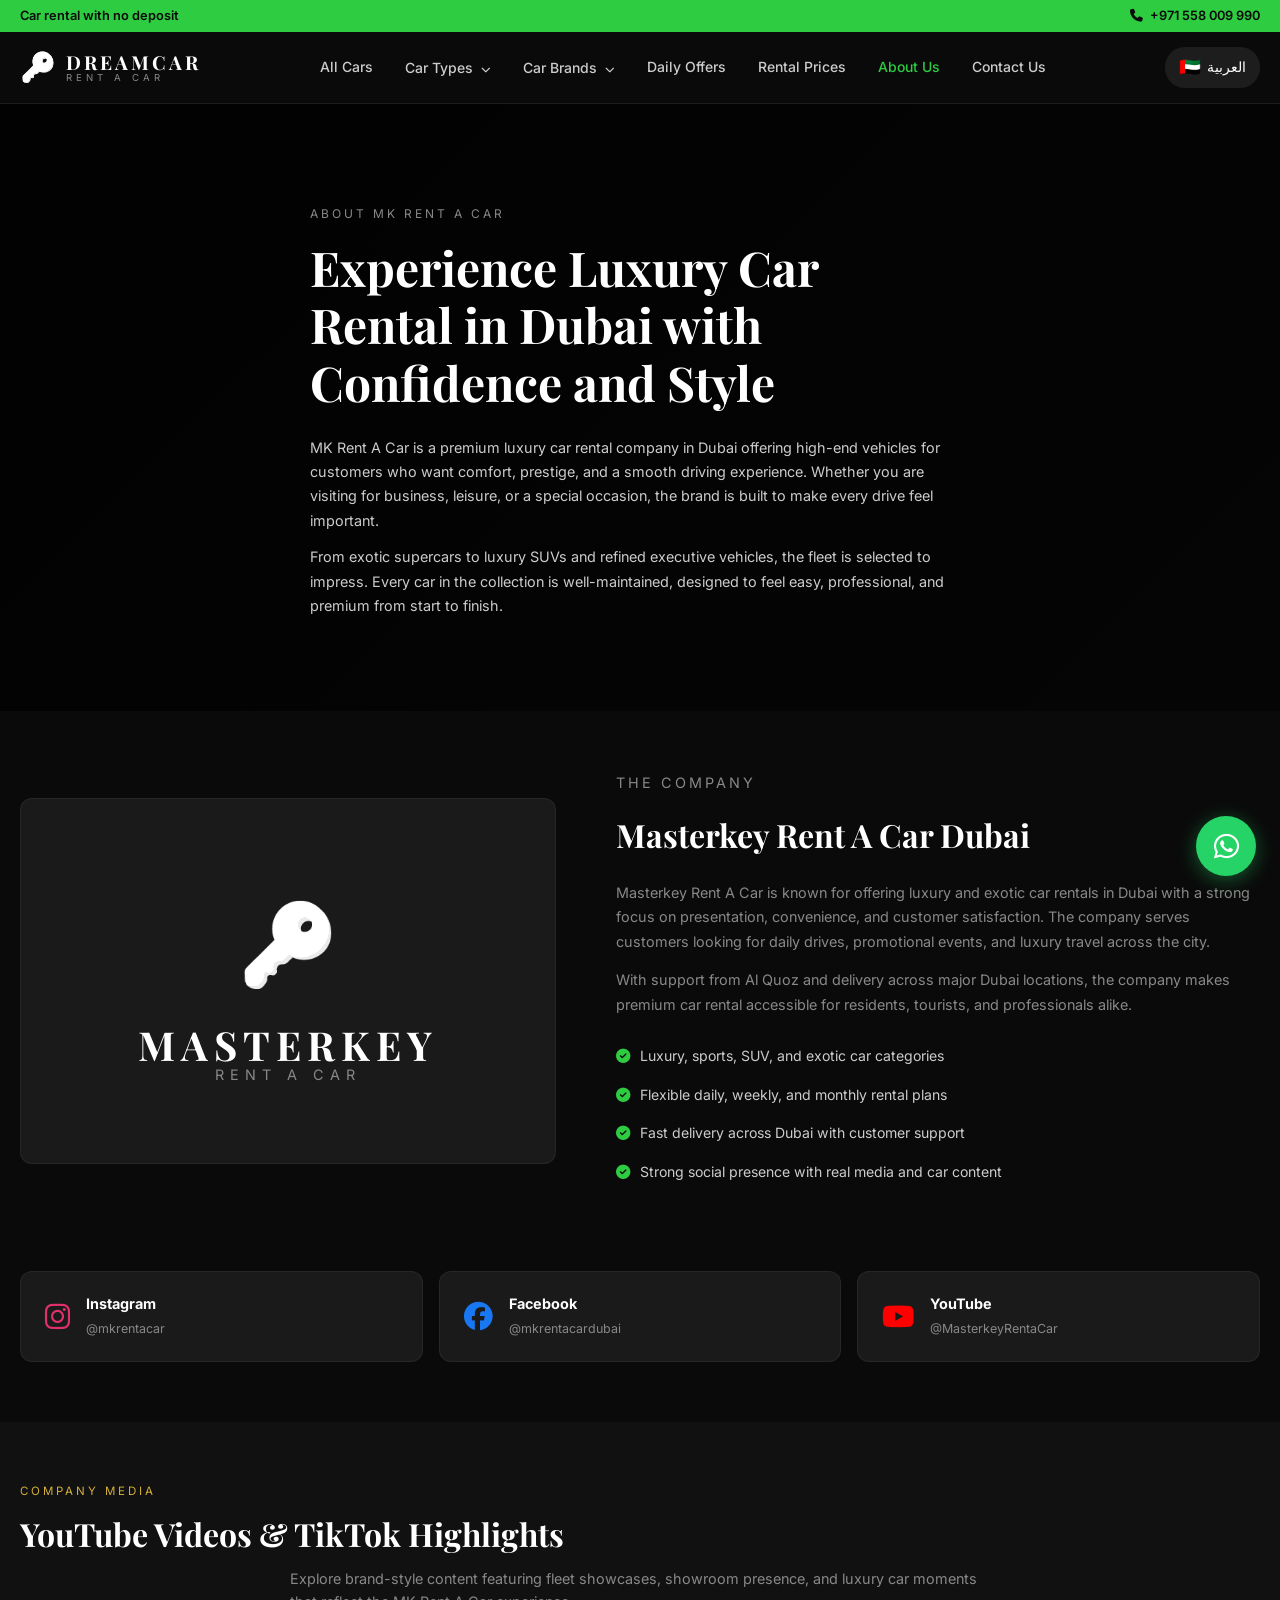
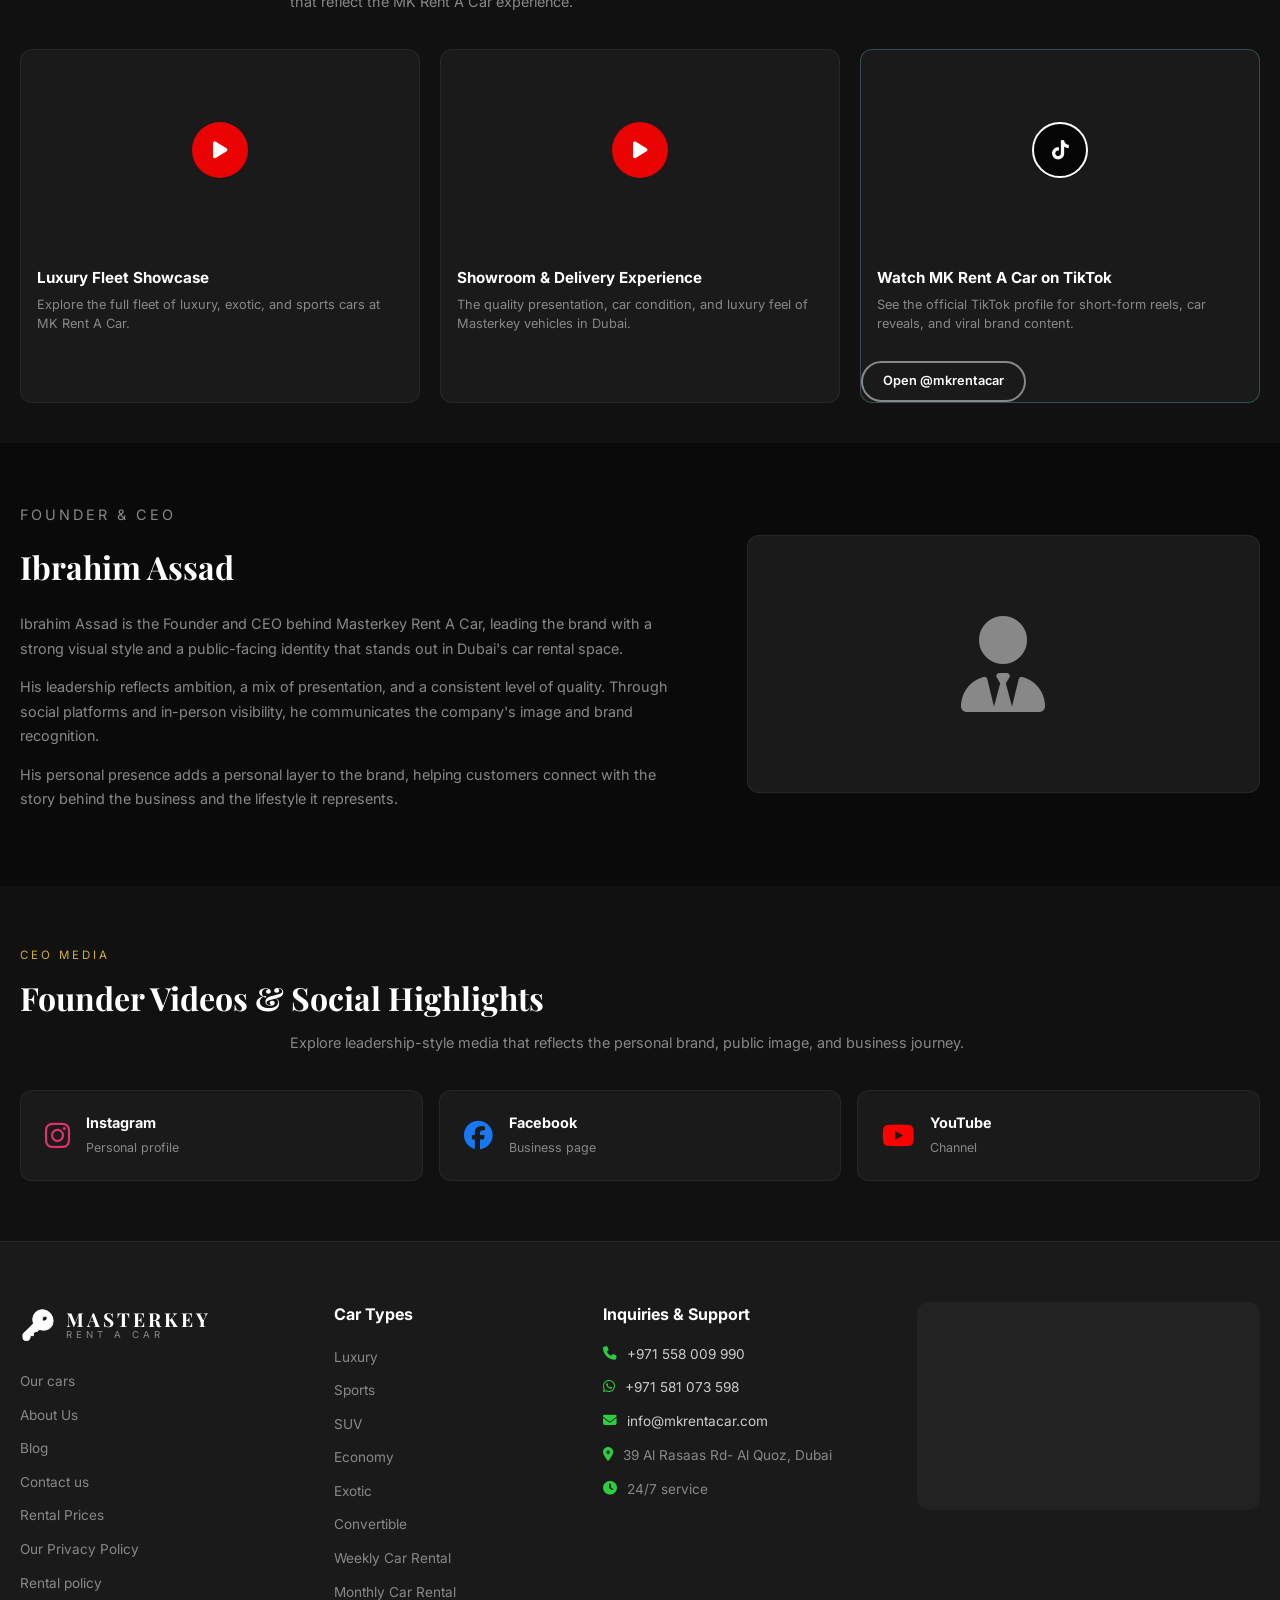
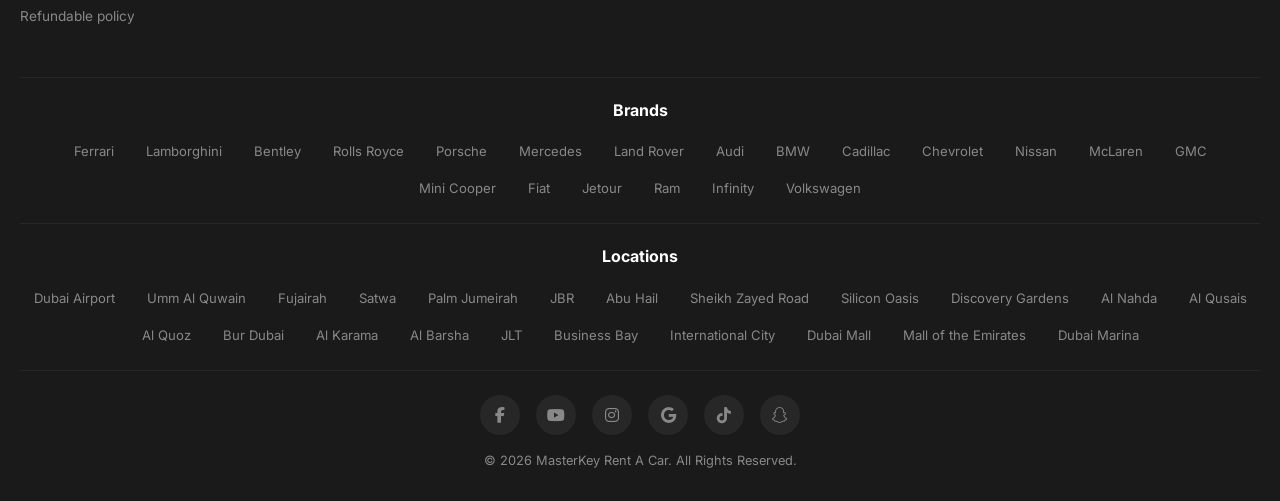
<file: about.html>
<!DOCTYPE html>
<html lang="en">
<head>
  <meta charset="UTF-8">
  <meta name="viewport" content="width=device-width, initial-scale=1.0">
  <title>About Us | DREAMCAR Rent A Car Dubai</title>
  <link rel="stylesheet" href="styles.css">
  <link rel="stylesheet" href="pages.css">
  <link rel="preconnect" href="https://fonts.googleapis.com">
  <link href="https://fonts.googleapis.com/css2?family=Playfair+Display:wght@400;700&family=Inter:wght@300;400;500;600;700&display=swap" rel="stylesheet">
  <link rel="stylesheet" href="https://cdnjs.cloudflare.com/ajax/libs/font-awesome/6.5.1/css/all.min.css">
</head>
<body>

  <!-- Top Bar -->
  <div class="top-bar">
    <div class="container top-bar-inner">
      <span>Car rental with no deposit</span>
      <a href="tel:+971558009990" class="top-phone"><i class="fas fa-phone"></i> +971 558 009 990</a>
    </div>
  </div>

  <!-- Header -->
  <header class="header" id="header">
    <div class="container header-inner">
      <a href="index.html" class="logo">
        <div class="logo-icon">&#x1F511;</div>
        <div class="logo-text">
          <span class="logo-title">DREAMCAR</span>
          <span class="logo-sub">RENT A CAR</span>
        </div>
      </a>
      <nav class="nav" id="nav">
        <a href="all-cars.html" class="nav-link">All Cars</a>
        <div class="nav-dropdown">
          <a href="#" class="nav-link">Car Types <i class="fas fa-chevron-down"></i></a>
          <div class="dropdown-menu">
            <a href="index.html">Luxury</a>
            <a href="index.html">Sports</a>
            <a href="index.html">SUV</a>
            <a href="index.html">Economy</a>
            <a href="index.html">Exotic</a>
            <a href="index.html">Convertible</a>
          </div>
        </div>
        <div class="nav-dropdown">
          <a href="#" class="nav-link">Car Brands <i class="fas fa-chevron-down"></i></a>
          <div class="dropdown-menu brands-dropdown">
            <a href="index.html">Ferrari</a>
            <a href="index.html">Lamborghini</a>
            <a href="index.html">Bentley</a>
            <a href="index.html">Rolls Royce</a>
            <a href="index.html">Porsche</a>
            <a href="index.html">Mercedes</a>
            <a href="index.html">Land Rover</a>
            <a href="index.html">Audi</a>
            <a href="index.html">BMW</a>
            <a href="index.html">McLaren</a>
          </div>
        </div>
        <a href="daily-offers.html" class="nav-link">Daily Offers</a>
        <a href="index.html#rental-prices" class="nav-link">Rental Prices</a>
        <a href="about.html" class="nav-link active-link">About Us</a>
        <a href="contact.html" class="nav-link">Contact Us</a>
      </nav>
      <div class="header-right">
        <a href="#" class="lang-switch"><span class="flag">🇦🇪</span> العربية</a>
        <button class="hamburger" id="hamburger" aria-label="Toggle menu">
          <span></span><span></span><span></span>
        </button>
      </div>
    </div>
  </header>

  <!-- About Hero -->
  <section class="about-hero">
    <div class="about-hero-overlay"></div>
    <div class="container about-hero-content">
      <p class="about-hero-label">ABOUT MK RENT A CAR</p>
      <h1 class="about-hero-title">Experience Luxury Car Rental in Dubai with Confidence and Style</h1>
      <p class="about-hero-text">MK Rent A Car is a premium luxury car rental company in Dubai offering high-end vehicles for customers who want comfort, prestige, and a smooth driving experience. Whether you are visiting for business, leisure, or a special occasion, the brand is built to make every drive feel important.</p>
      <p class="about-hero-text">From exotic supercars to luxury SUVs and refined executive vehicles, the fleet is selected to impress. Every car in the collection is well-maintained, designed to feel easy, professional, and premium from start to finish.</p>
    </div>
  </section>

  <!-- Company Section -->
  <section class="section about-company">
    <div class="container">
      <div class="company-grid">
        <div class="company-image">
          <div class="company-img-placeholder">
            <div class="logo-icon" style="font-size:5rem;">&#x1F511;</div>
            <div class="logo-text" style="text-align:center;">
              <span class="logo-title" style="font-size:2.5rem;letter-spacing:6px;">MASTERKEY</span>
              <span class="logo-sub" style="font-size:0.9rem;letter-spacing:6px;">RENT A CAR</span>
            </div>
          </div>
        </div>
        <div class="company-text">
          <p class="company-label">THE COMPANY</p>
          <h2>Masterkey Rent A Car Dubai</h2>
          <p>Masterkey Rent A Car is known for offering luxury and exotic car rentals in Dubai with a strong focus on presentation, convenience, and customer satisfaction. The company serves customers looking for daily drives, promotional events, and luxury travel across the city.</p>
          <p>With support from Al Quoz and delivery across major Dubai locations, the company makes premium car rental accessible for residents, tourists, and professionals alike.</p>
          <ul class="company-features">
            <li><i class="fas fa-check-circle"></i> Luxury, sports, SUV, and exotic car categories</li>
            <li><i class="fas fa-check-circle"></i> Flexible daily, weekly, and monthly rental plans</li>
            <li><i class="fas fa-check-circle"></i> Fast delivery across Dubai with customer support</li>
            <li><i class="fas fa-check-circle"></i> Strong social presence with real media and car content</li>
          </ul>
        </div>
      </div>
    </div>
  </section>

  <!-- Social Links -->
  <section class="section about-social">
    <div class="container">
      <div class="about-social-grid">
        <a href="#" class="about-social-card instagram">
          <i class="fab fa-instagram"></i>
          <div>
            <strong>Instagram</strong>
            <small>@mkrentacar</small>
          </div>
        </a>
        <a href="#" class="about-social-card facebook">
          <i class="fab fa-facebook"></i>
          <div>
            <strong>Facebook</strong>
            <small>@mkrentacardubai</small>
          </div>
        </a>
        <a href="#" class="about-social-card youtube">
          <i class="fab fa-youtube"></i>
          <div>
            <strong>YouTube</strong>
            <small>@MasterkeyRentaCar</small>
          </div>
        </a>
      </div>
    </div>
  </section>

  <!-- Company Media -->
  <section class="section about-media dark-section">
    <div class="container">
      <p class="company-label">COMPANY MEDIA</p>
      <h2 class="section-title" style="text-align:left;margin-bottom:8px;">YouTube Videos & TikTok Highlights</h2>
      <p class="section-subtitle" style="text-align:left;margin-bottom:36px;">Explore brand-style content featuring fleet showcases, showroom presence, and luxury car moments that reflect the MK Rent A Car experience.</p>
      <div class="media-grid">
        <div class="media-card">
          <div class="media-thumb" style="background-image: url('https://images.unsplash.com/photo-1503376780353-7e6692767b70?w=400&h=250&fit=crop')">
            <div class="play-btn"><i class="fas fa-play"></i></div>
          </div>
          <h4>Luxury Fleet Showcase</h4>
          <p>Explore the full fleet of luxury, exotic, and sports cars at MK Rent A Car.</p>
        </div>
        <div class="media-card">
          <div class="media-thumb" style="background-image: url('https://images.unsplash.com/photo-1544636331-e26879cd4d9b?w=400&h=250&fit=crop')">
            <div class="play-btn"><i class="fas fa-play"></i></div>
          </div>
          <h4>Showroom & Delivery Experience</h4>
          <p>The quality presentation, car condition, and luxury feel of Masterkey vehicles in Dubai.</p>
        </div>
        <div class="media-card tiktok-card">
          <div class="media-thumb" style="background-image: url('https://images.unsplash.com/photo-1580274455191-1c62238fa333?w=400&h=250&fit=crop')">
            <div class="play-btn tiktok"><i class="fab fa-tiktok"></i></div>
          </div>
          <h4>Watch MK Rent A Car on TikTok</h4>
          <p>See the official TikTok profile for short-form reels, car reveals, and viral brand content.</p>
          <a href="#" class="btn btn-outline-dark" style="margin-top:12px;font-size:0.8rem;padding:8px 20px;">Open @mkrentacar</a>
        </div>
      </div>
    </div>
  </section>

  <!-- Founder Section -->
  <section class="section about-founder">
    <div class="container">
      <div class="founder-grid">
        <div class="founder-text">
          <p class="company-label">FOUNDER & CEO</p>
          <h2>Ibrahim Assad</h2>
          <p>Ibrahim Assad is the Founder and CEO behind Masterkey Rent A Car, leading the brand with a strong visual style and a public-facing identity that stands out in Dubai's car rental space.</p>
          <p>His leadership reflects ambition, a mix of presentation, and a consistent level of quality. Through social platforms and in-person visibility, he communicates the company's image and brand recognition.</p>
          <p>His personal presence adds a personal layer to the brand, helping customers connect with the story behind the business and the lifestyle it represents.</p>
        </div>
        <div class="founder-image">
          <div class="founder-img-placeholder">
            <i class="fas fa-user-tie"></i>
          </div>
        </div>
      </div>
    </div>
  </section>

  <!-- CEO Media -->
  <section class="section dark-section">
    <div class="container">
      <p class="company-label">CEO MEDIA</p>
      <h2 class="section-title" style="text-align:left;margin-bottom:8px;">Founder Videos & Social Highlights</h2>
      <p class="section-subtitle" style="text-align:left;margin-bottom:36px;">Explore leadership-style media that reflects the personal brand, public image, and business journey.</p>
      <div class="about-social-grid">
        <a href="#" class="about-social-card instagram">
          <i class="fab fa-instagram"></i>
          <div>
            <strong>Instagram</strong>
            <small>Personal profile</small>
          </div>
        </a>
        <a href="#" class="about-social-card facebook">
          <i class="fab fa-facebook"></i>
          <div>
            <strong>Facebook</strong>
            <small>Business page</small>
          </div>
        </a>
        <a href="#" class="about-social-card youtube">
          <i class="fab fa-youtube"></i>
          <div>
            <strong>YouTube</strong>
            <small>Channel</small>
          </div>
        </a>
      </div>
    </div>
  </section>

  <!-- Footer -->
  <footer class="footer">
    <div class="container">
      <div class="footer-top">
        <div class="footer-col">
          <div class="footer-logo">
            <div class="logo-icon">&#x1F511;</div>
            <div class="logo-text">
              <span class="logo-title">MASTERKEY</span>
              <span class="logo-sub">RENT A CAR</span>
            </div>
          </div>
          <ul class="footer-links">
            <li><a href="all-cars.html">Our cars</a></li>
            <li><a href="about.html">About Us</a></li>
            <li><a href="index.html">Blog</a></li>
            <li><a href="contact.html">Contact us</a></li>
            <li><a href="index.html#rental-prices">Rental Prices</a></li>
            <li><a href="index.html">Our Privacy Policy</a></li>
            <li><a href="index.html">Rental policy</a></li>
            <li><a href="index.html">Refundable policy</a></li>
          </ul>
        </div>
        <div class="footer-col">
          <h4>Car Types</h4>
          <ul class="footer-links">
            <li><a href="index.html">Luxury</a></li>
            <li><a href="index.html">Sports</a></li>
            <li><a href="index.html">SUV</a></li>
            <li><a href="index.html">Economy</a></li>
            <li><a href="index.html">Exotic</a></li>
            <li><a href="index.html">Convertible</a></li>
            <li><a href="index.html">Weekly Car Rental</a></li>
            <li><a href="index.html">Monthly Car Rental</a></li>
          </ul>
        </div>
        <div class="footer-col">
          <h4>Inquiries & Support</h4>
          <ul class="footer-contact">
            <li><i class="fas fa-phone"></i> <a href="tel:+971558009990">+971 558 009 990</a></li>
            <li><i class="fab fa-whatsapp"></i> <a href="tel:+971581073598">+971 581 073 598</a></li>
            <li><i class="fas fa-envelope"></i> <a href="mailto:info@mkrentacar.com">info@mkrentacar.com</a></li>
            <li><i class="fas fa-map-marker-alt"></i> 39 Al Rasaas Rd- Al Quoz, Dubai</li>
            <li><i class="fas fa-clock"></i> 24/7 service</li>
          </ul>
        </div>
        <div class="footer-col footer-map">
          <div class="map-placeholder">
            <iframe src="https://www.google.com/maps/embed?pb=!1m18!1m12!1m3!1d3610.5!2d55.24!3d25.17!2m3!1f0!2f0!3f0!3m2!1i1024!2i768!4f13.1!3m3!1m2!1s0x0%3A0x0!2zMjXCsDEwJzEyLjAiTiA1NcKwMTQnMjQuMCJF!5e0!3m2!1sen!2sae!4v1" width="100%" height="200" style="border:0;border-radius:12px;" allowfullscreen="" loading="lazy"></iframe>
          </div>
        </div>
      </div>
      <div class="footer-brands">
        <h4>Brands</h4>
        <div class="brand-tags">
          <a href="index.html">Ferrari</a><a href="index.html">Lamborghini</a><a href="index.html">Bentley</a><a href="index.html">Rolls Royce</a><a href="index.html">Porsche</a><a href="index.html">Mercedes</a><a href="index.html">Land Rover</a><a href="index.html">Audi</a><a href="index.html">BMW</a><a href="index.html">Cadillac</a><a href="index.html">Chevrolet</a><a href="index.html">Nissan</a><a href="index.html">McLaren</a><a href="index.html">GMC</a><a href="index.html">Mini Cooper</a><a href="index.html">Fiat</a><a href="index.html">Jetour</a><a href="index.html">Ram</a><a href="index.html">Infinity</a><a href="index.html">Volkswagen</a>
        </div>
      </div>
      <div class="footer-locations">
        <h4>Locations</h4>
        <div class="location-tags">
          <a href="index.html">Dubai Airport</a><a href="index.html">Umm Al Quwain</a><a href="index.html">Fujairah</a><a href="index.html">Satwa</a><a href="index.html">Palm Jumeirah</a><a href="index.html">JBR</a><a href="index.html">Abu Hail</a><a href="index.html">Sheikh Zayed Road</a><a href="index.html">Silicon Oasis</a><a href="index.html">Discovery Gardens</a><a href="index.html">Al Nahda</a><a href="index.html">Al Qusais</a><a href="index.html">Al Quoz</a><a href="index.html">Bur Dubai</a><a href="index.html">Al Karama</a><a href="index.html">Al Barsha</a><a href="index.html">JLT</a><a href="index.html">Business Bay</a><a href="index.html">International City</a><a href="index.html">Dubai Mall</a><a href="index.html">Mall of the Emirates</a><a href="index.html">Dubai Marina</a>
        </div>
      </div>
      <div class="footer-bottom">
        <div class="footer-social">
          <a href="#"><i class="fab fa-facebook-f"></i></a>
          <a href="#"><i class="fab fa-youtube"></i></a>
          <a href="#"><i class="fab fa-instagram"></i></a>
          <a href="#"><i class="fab fa-google"></i></a>
          <a href="#"><i class="fab fa-tiktok"></i></a>
          <a href="#"><i class="fab fa-snapchat-ghost"></i></a>
        </div>
        <p class="copyright">&copy; 2026 MasterKey Rent A Car. All Rights Reserved.</p>
      </div>
    </div>
  </footer>

  <a href="https://wa.me/971581073598" class="whatsapp-float" target="_blank" aria-label="Chat on WhatsApp">
    <i class="fab fa-whatsapp"></i>
  </a>

  <script src="script.js"></script>
</body>
</html>
</file>
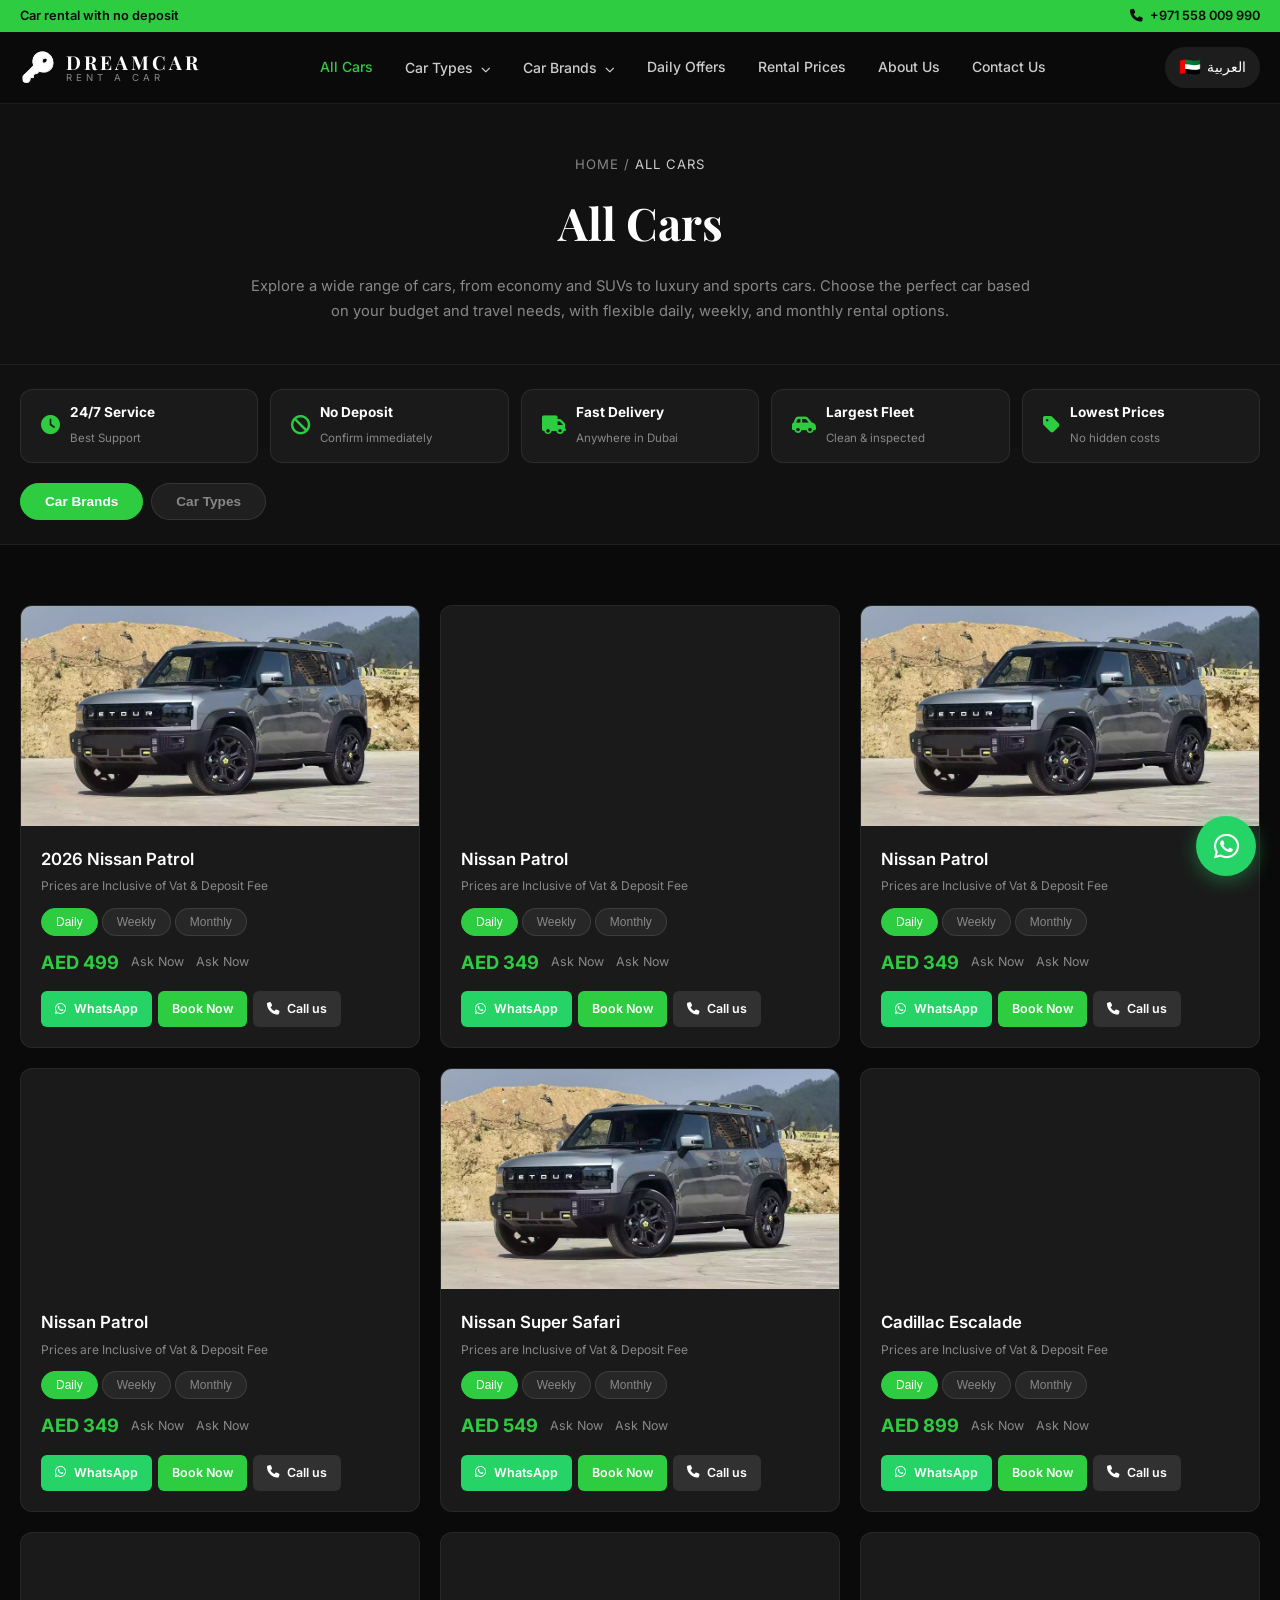
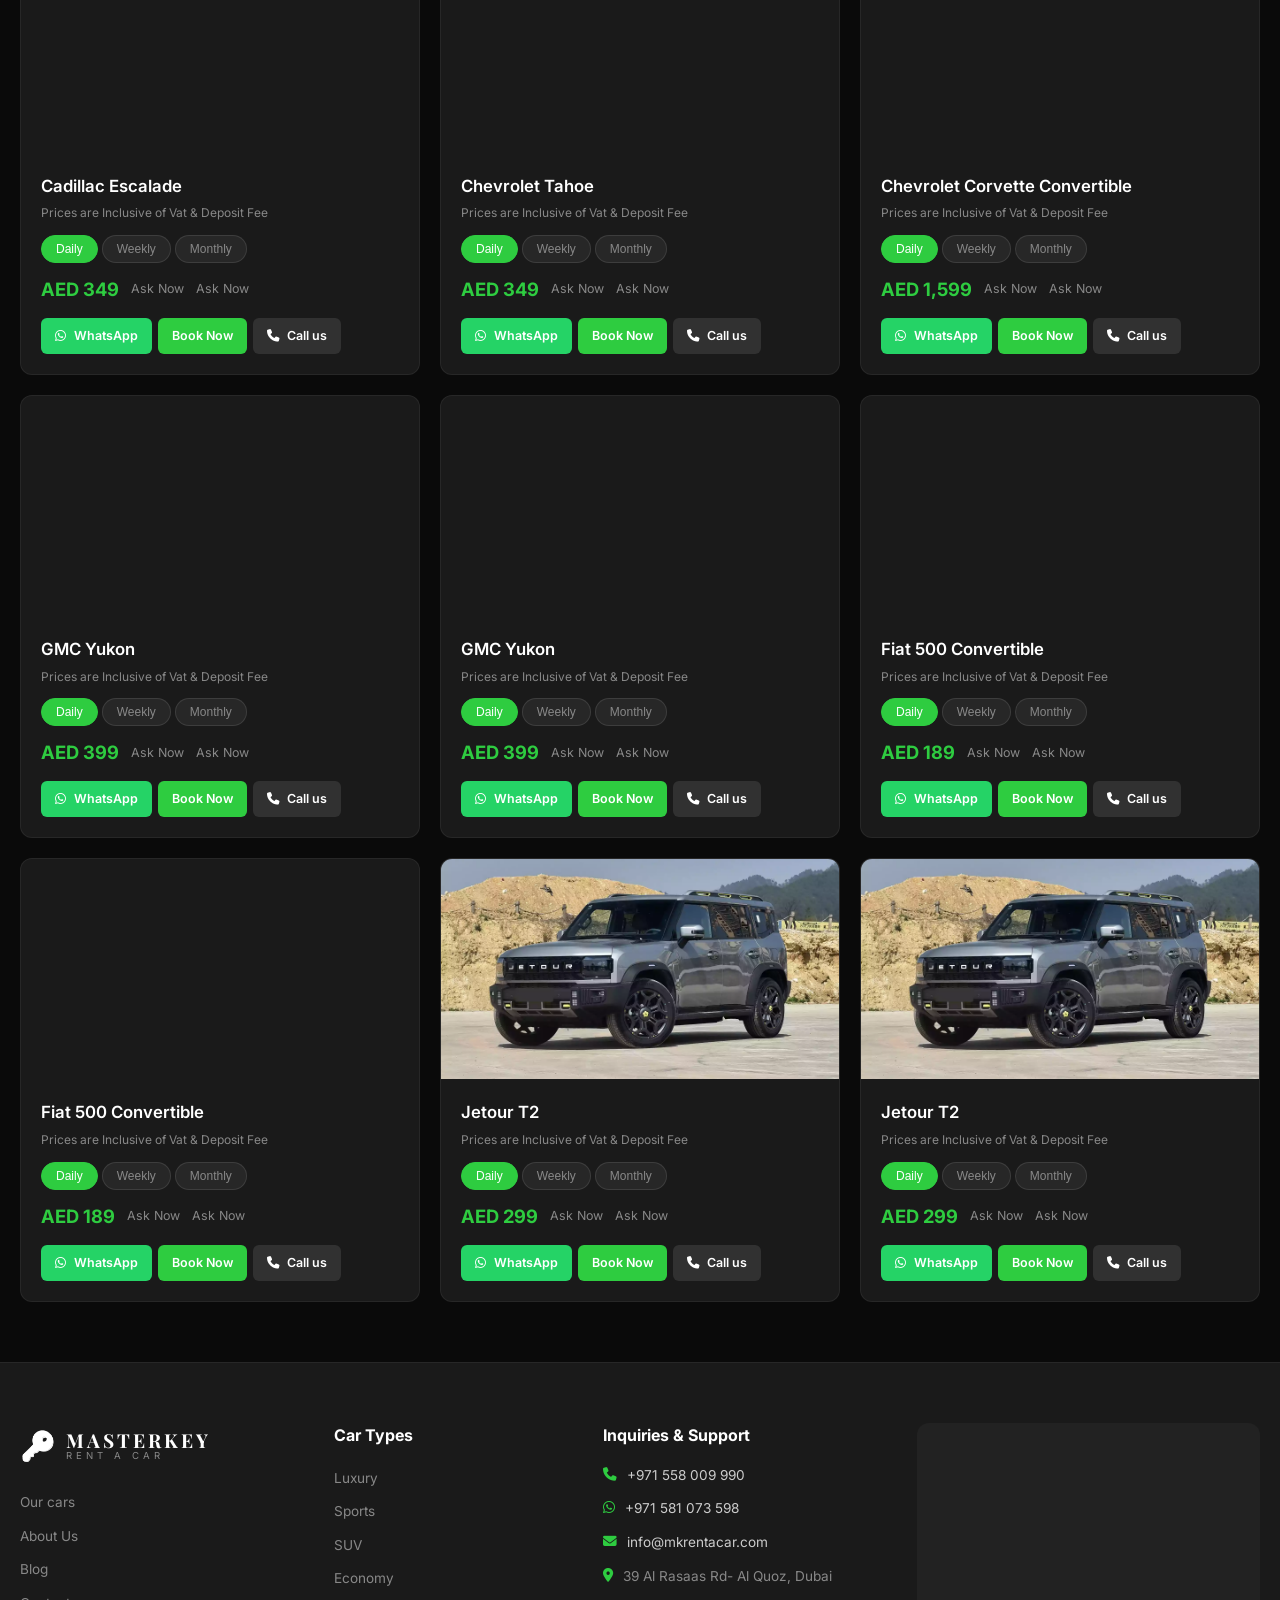
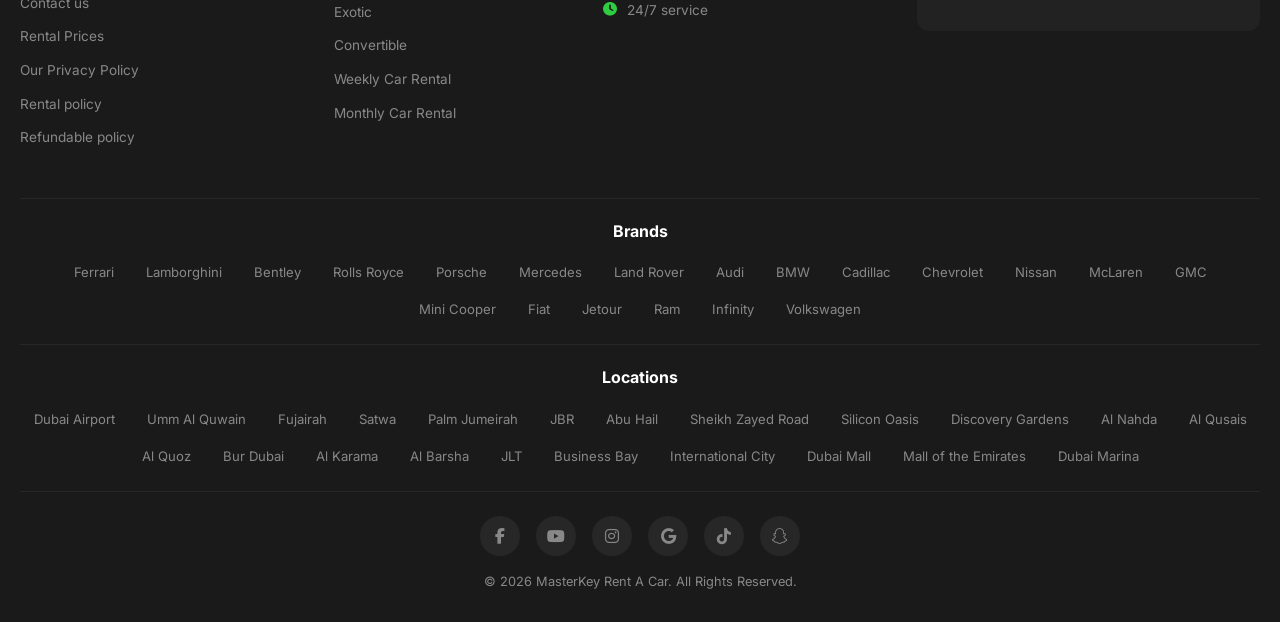
<file: all-cars.html>
<!DOCTYPE html>
<html lang="en">
<head>
  <meta charset="UTF-8">
  <meta name="viewport" content="width=device-width, initial-scale=1.0">
  <title>All Cars | DREAMCAR Rent A Car Dubai</title>
  <link rel="stylesheet" href="styles.css">
  <link rel="stylesheet" href="pages.css">
  <link rel="preconnect" href="https://fonts.googleapis.com">
  <link href="https://fonts.googleapis.com/css2?family=Playfair+Display:wght@400;700&family=Inter:wght@300;400;500;600;700&display=swap" rel="stylesheet">
  <link rel="stylesheet" href="https://cdnjs.cloudflare.com/ajax/libs/font-awesome/6.5.1/css/all.min.css">
</head>
<body>

  <!-- Top Bar -->
  <div class="top-bar">
    <div class="container top-bar-inner">
      <span>Car rental with no deposit</span>
      <a href="tel:+971558009990" class="top-phone"><i class="fas fa-phone"></i> +971 558 009 990</a>
    </div>
  </div>

  <!-- Header -->
  <header class="header" id="header">
    <div class="container header-inner">
      <a href="index.html" class="logo">
        <div class="logo-icon">&#x1F511;</div>
        <div class="logo-text">
          <span class="logo-title">DREAMCAR</span>
          <span class="logo-sub">RENT A CAR</span>
        </div>
      </a>
      <nav class="nav" id="nav">
        <a href="all-cars.html" class="nav-link active-link">All Cars</a>
        <div class="nav-dropdown">
          <a href="#" class="nav-link">Car Types <i class="fas fa-chevron-down"></i></a>
          <div class="dropdown-menu">
            <a href="index.html">Luxury</a>
            <a href="index.html">Sports</a>
            <a href="index.html">SUV</a>
            <a href="index.html">Economy</a>
            <a href="index.html">Exotic</a>
            <a href="index.html">Convertible</a>
          </div>
        </div>
        <div class="nav-dropdown">
          <a href="#" class="nav-link">Car Brands <i class="fas fa-chevron-down"></i></a>
          <div class="dropdown-menu brands-dropdown">
            <a href="index.html">Ferrari</a>
            <a href="index.html">Lamborghini</a>
            <a href="index.html">Bentley</a>
            <a href="index.html">Rolls Royce</a>
            <a href="index.html">Porsche</a>
            <a href="index.html">Mercedes</a>
            <a href="index.html">Land Rover</a>
            <a href="index.html">Audi</a>
            <a href="index.html">BMW</a>
            <a href="index.html">McLaren</a>
          </div>
        </div>
        <a href="daily-offers.html" class="nav-link">Daily Offers</a>
        <a href="index.html#rental-prices" class="nav-link">Rental Prices</a>
        <a href="about.html" class="nav-link">About Us</a>
        <a href="contact.html" class="nav-link">Contact Us</a>
      </nav>
      <div class="header-right">
        <a href="#" class="lang-switch"><span class="flag">🇦🇪</span> العربية</a>
        <button class="hamburger" id="hamburger" aria-label="Toggle menu">
          <span></span><span></span><span></span>
        </button>
      </div>
    </div>
  </header>

  <!-- Page Header -->
  <section class="page-hero">
    <div class="container">
      <div class="breadcrumb">
        <a href="index.html">HOME</a> / <span>All Cars</span>
      </div>
      <h1 class="page-title">All Cars</h1>
      <p class="page-description">Explore a wide range of cars, from economy and SUVs to luxury and sports cars. Choose the perfect car based on your budget and travel needs, with flexible daily, weekly, and monthly rental options.</p>
    </div>
  </section>

  <!-- Filter Badges -->
  <section class="filter-section">
    <div class="container">
      <div class="filter-badges">
        <div class="filter-badge">
          <i class="fas fa-clock"></i>
          <div>
            <strong>24/7 Service</strong>
            <small>Best Support</small>
          </div>
        </div>
        <div class="filter-badge">
          <i class="fas fa-ban"></i>
          <div>
            <strong>No Deposit</strong>
            <small>Confirm immediately</small>
          </div>
        </div>
        <div class="filter-badge">
          <i class="fas fa-truck"></i>
          <div>
            <strong>Fast Delivery</strong>
            <small>Anywhere in Dubai</small>
          </div>
        </div>
        <div class="filter-badge">
          <i class="fas fa-car-side"></i>
          <div>
            <strong>Largest Fleet</strong>
            <small>Clean & inspected</small>
          </div>
        </div>
        <div class="filter-badge">
          <i class="fas fa-tag"></i>
          <div>
            <strong>Lowest Prices</strong>
            <small>No hidden costs</small>
          </div>
        </div>
      </div>
      <div class="filter-toggles">
        <button class="toggle-btn active" data-filter="brands">Car Brands</button>
        <button class="toggle-btn" data-filter="types">Car Types</button>
      </div>
    </div>
  </section>

  <!-- Cars Grid -->
  <section class="section">
    <div class="container">
      <div class="car-grid allcars-grid">
        <!-- Row 1 -->
        <div class="car-card">
          <div class="car-image" style="background-image: url('images/Jetour-Shanhai-T2-Picture-12.webp')"></div>
          <div class="car-info">
            <h3>2026 Nissan Patrol</h3>
            <p class="price-note">Prices are Inclusive of Vat & Deposit Fee</p>
            <div class="price-tabs">
              <button class="price-tab active">Daily</button>
              <button class="price-tab">Weekly</button>
              <button class="price-tab">Monthly</button>
            </div>
            <div class="price-row">
              <span class="price">AED 499</span>
              <span class="ask-now">Ask Now</span>
              <span class="ask-now">Ask Now</span>
            </div>
            <div class="car-actions">
              <a href="#" class="btn btn-whatsapp"><i class="fab fa-whatsapp"></i> WhatsApp</a>
              <a href="#" class="btn btn-book">Book Now</a>
              <a href="#" class="btn btn-call"><i class="fas fa-phone"></i> Call us</a>
            </div>
          </div>
        </div>
        <div class="car-card">
          <div class="car-image" style="background-image: url('https://images.unsplash.com/photo-1519641471654-76ce0107ad1b?w=400&h=260&fit=crop')"></div>
          <div class="car-info">
            <h3>Nissan Patrol</h3>
            <p class="price-note">Prices are Inclusive of Vat & Deposit Fee</p>
            <div class="price-tabs">
              <button class="price-tab active">Daily</button>
              <button class="price-tab">Weekly</button>
              <button class="price-tab">Monthly</button>
            </div>
            <div class="price-row">
              <span class="price">AED 349</span>
              <span class="ask-now">Ask Now</span>
              <span class="ask-now">Ask Now</span>
            </div>
            <div class="car-actions">
              <a href="#" class="btn btn-whatsapp"><i class="fab fa-whatsapp"></i> WhatsApp</a>
              <a href="#" class="btn btn-book">Book Now</a>
              <a href="#" class="btn btn-call"><i class="fas fa-phone"></i> Call us</a>
            </div>
          </div>
        </div>
        <div class="car-card">
          <div class="car-image" style="background-image: url('images/Jetour-Shanhai-T2-Picture-12.webp')"></div>
          <div class="car-info">
            <h3>Nissan Patrol</h3>
            <p class="price-note">Prices are Inclusive of Vat & Deposit Fee</p>
            <div class="price-tabs">
              <button class="price-tab active">Daily</button>
              <button class="price-tab">Weekly</button>
              <button class="price-tab">Monthly</button>
            </div>
            <div class="price-row">
              <span class="price">AED 349</span>
              <span class="ask-now">Ask Now</span>
              <span class="ask-now">Ask Now</span>
            </div>
            <div class="car-actions">
              <a href="#" class="btn btn-whatsapp"><i class="fab fa-whatsapp"></i> WhatsApp</a>
              <a href="#" class="btn btn-book">Book Now</a>
              <a href="#" class="btn btn-call"><i class="fas fa-phone"></i> Call us</a>
            </div>
          </div>
        </div>
        <!-- Row 2 -->
        <div class="car-card">
          <div class="car-image" style="background-image: url('https://images.unsplash.com/photo-1519641471654-76ce0107ad1b?w=400&h=260&fit=crop')"></div>
          <div class="car-info">
            <h3>Nissan Patrol</h3>
            <p class="price-note">Prices are Inclusive of Vat & Deposit Fee</p>
            <div class="price-tabs">
              <button class="price-tab active">Daily</button>
              <button class="price-tab">Weekly</button>
              <button class="price-tab">Monthly</button>
            </div>
            <div class="price-row">
              <span class="price">AED 349</span>
              <span class="ask-now">Ask Now</span>
              <span class="ask-now">Ask Now</span>
            </div>
            <div class="car-actions">
              <a href="#" class="btn btn-whatsapp"><i class="fab fa-whatsapp"></i> WhatsApp</a>
              <a href="#" class="btn btn-book">Book Now</a>
              <a href="#" class="btn btn-call"><i class="fas fa-phone"></i> Call us</a>
            </div>
          </div>
        </div>
        <div class="car-card">
          <div class="car-image" style="background-image: url('images/Jetour-Shanhai-T2-Picture-12.webp')"></div>
          <div class="car-info">
            <h3>Nissan Super Safari</h3>
            <p class="price-note">Prices are Inclusive of Vat & Deposit Fee</p>
            <div class="price-tabs">
              <button class="price-tab active">Daily</button>
              <button class="price-tab">Weekly</button>
              <button class="price-tab">Monthly</button>
            </div>
            <div class="price-row">
              <span class="price">AED 549</span>
              <span class="ask-now">Ask Now</span>
              <span class="ask-now">Ask Now</span>
            </div>
            <div class="car-actions">
              <a href="#" class="btn btn-whatsapp"><i class="fab fa-whatsapp"></i> WhatsApp</a>
              <a href="#" class="btn btn-book">Book Now</a>
              <a href="#" class="btn btn-call"><i class="fas fa-phone"></i> Call us</a>
            </div>
          </div>
        </div>
        <div class="car-card">
          <div class="car-image" style="background-image: url('https://images.unsplash.com/photo-1533473359331-0135ef1b58bf?w=400&h=260&fit=crop')"></div>
          <div class="car-info">
            <h3>Cadillac Escalade</h3>
            <p class="price-note">Prices are Inclusive of Vat & Deposit Fee</p>
            <div class="price-tabs">
              <button class="price-tab active">Daily</button>
              <button class="price-tab">Weekly</button>
              <button class="price-tab">Monthly</button>
            </div>
            <div class="price-row">
              <span class="price">AED 899</span>
              <span class="ask-now">Ask Now</span>
              <span class="ask-now">Ask Now</span>
            </div>
            <div class="car-actions">
              <a href="#" class="btn btn-whatsapp"><i class="fab fa-whatsapp"></i> WhatsApp</a>
              <a href="#" class="btn btn-book">Book Now</a>
              <a href="#" class="btn btn-call"><i class="fas fa-phone"></i> Call us</a>
            </div>
          </div>
        </div>
        <!-- Row 3 -->
        <div class="car-card">
          <div class="car-image" style="background-image: url('https://images.unsplash.com/photo-1533473359331-0135ef1b58bf?w=400&h=260&fit=crop')"></div>
          <div class="car-info">
            <h3>Cadillac Escalade</h3>
            <p class="price-note">Prices are Inclusive of Vat & Deposit Fee</p>
            <div class="price-tabs">
              <button class="price-tab active">Daily</button>
              <button class="price-tab">Weekly</button>
              <button class="price-tab">Monthly</button>
            </div>
            <div class="price-row">
              <span class="price">AED 349</span>
              <span class="ask-now">Ask Now</span>
              <span class="ask-now">Ask Now</span>
            </div>
            <div class="car-actions">
              <a href="#" class="btn btn-whatsapp"><i class="fab fa-whatsapp"></i> WhatsApp</a>
              <a href="#" class="btn btn-book">Book Now</a>
              <a href="#" class="btn btn-call"><i class="fas fa-phone"></i> Call us</a>
            </div>
          </div>
        </div>
        <div class="car-card">
          <div class="car-image" style="background-image: url('https://images.unsplash.com/photo-1552519507-da3b142c6e3d?w=400&h=260&fit=crop')"></div>
          <div class="car-info">
            <h3>Chevrolet Tahoe</h3>
            <p class="price-note">Prices are Inclusive of Vat & Deposit Fee</p>
            <div class="price-tabs">
              <button class="price-tab active">Daily</button>
              <button class="price-tab">Weekly</button>
              <button class="price-tab">Monthly</button>
            </div>
            <div class="price-row">
              <span class="price">AED 349</span>
              <span class="ask-now">Ask Now</span>
              <span class="ask-now">Ask Now</span>
            </div>
            <div class="car-actions">
              <a href="#" class="btn btn-whatsapp"><i class="fab fa-whatsapp"></i> WhatsApp</a>
              <a href="#" class="btn btn-book">Book Now</a>
              <a href="#" class="btn btn-call"><i class="fas fa-phone"></i> Call us</a>
            </div>
          </div>
        </div>
        <div class="car-card">
          <div class="car-image" style="background-image: url('https://images.unsplash.com/photo-1552519507-da3b142c6e3d?w=400&h=260&fit=crop')"></div>
          <div class="car-info">
            <h3>Chevrolet Corvette Convertible</h3>
            <p class="price-note">Prices are Inclusive of Vat & Deposit Fee</p>
            <div class="price-tabs">
              <button class="price-tab active">Daily</button>
              <button class="price-tab">Weekly</button>
              <button class="price-tab">Monthly</button>
            </div>
            <div class="price-row">
              <span class="price">AED 1,599</span>
              <span class="ask-now">Ask Now</span>
              <span class="ask-now">Ask Now</span>
            </div>
            <div class="car-actions">
              <a href="#" class="btn btn-whatsapp"><i class="fab fa-whatsapp"></i> WhatsApp</a>
              <a href="#" class="btn btn-book">Book Now</a>
              <a href="#" class="btn btn-call"><i class="fas fa-phone"></i> Call us</a>
            </div>
          </div>
        </div>
        <!-- Row 4 -->
        <div class="car-card">
          <div class="car-image" style="background-image: url('https://images.unsplash.com/photo-1520031441872-265e4ff70366?w=400&h=260&fit=crop')"></div>
          <div class="car-info">
            <h3>GMC Yukon</h3>
            <p class="price-note">Prices are Inclusive of Vat & Deposit Fee</p>
            <div class="price-tabs">
              <button class="price-tab active">Daily</button>
              <button class="price-tab">Weekly</button>
              <button class="price-tab">Monthly</button>
            </div>
            <div class="price-row">
              <span class="price">AED 399</span>
              <span class="ask-now">Ask Now</span>
              <span class="ask-now">Ask Now</span>
            </div>
            <div class="car-actions">
              <a href="#" class="btn btn-whatsapp"><i class="fab fa-whatsapp"></i> WhatsApp</a>
              <a href="#" class="btn btn-book">Book Now</a>
              <a href="#" class="btn btn-call"><i class="fas fa-phone"></i> Call us</a>
            </div>
          </div>
        </div>
        <div class="car-card">
          <div class="car-image" style="background-image: url('https://images.unsplash.com/photo-1520031441872-265e4ff70366?w=400&h=260&fit=crop')"></div>
          <div class="car-info">
            <h3>GMC Yukon</h3>
            <p class="price-note">Prices are Inclusive of Vat & Deposit Fee</p>
            <div class="price-tabs">
              <button class="price-tab active">Daily</button>
              <button class="price-tab">Weekly</button>
              <button class="price-tab">Monthly</button>
            </div>
            <div class="price-row">
              <span class="price">AED 399</span>
              <span class="ask-now">Ask Now</span>
              <span class="ask-now">Ask Now</span>
            </div>
            <div class="car-actions">
              <a href="#" class="btn btn-whatsapp"><i class="fab fa-whatsapp"></i> WhatsApp</a>
              <a href="#" class="btn btn-book">Book Now</a>
              <a href="#" class="btn btn-call"><i class="fas fa-phone"></i> Call us</a>
            </div>
          </div>
        </div>
        <div class="car-card">
          <div class="car-image" style="background-image: url('https://images.unsplash.com/photo-1549317661-bd32c8ce0afa?w=400&h=260&fit=crop')"></div>
          <div class="car-info">
            <h3>Fiat 500 Convertible</h3>
            <p class="price-note">Prices are Inclusive of Vat & Deposit Fee</p>
            <div class="price-tabs">
              <button class="price-tab active">Daily</button>
              <button class="price-tab">Weekly</button>
              <button class="price-tab">Monthly</button>
            </div>
            <div class="price-row">
              <span class="price">AED 189</span>
              <span class="ask-now">Ask Now</span>
              <span class="ask-now">Ask Now</span>
            </div>
            <div class="car-actions">
              <a href="#" class="btn btn-whatsapp"><i class="fab fa-whatsapp"></i> WhatsApp</a>
              <a href="#" class="btn btn-book">Book Now</a>
              <a href="#" class="btn btn-call"><i class="fas fa-phone"></i> Call us</a>
            </div>
          </div>
        </div>
        <!-- Row 5 -->
        <div class="car-card">
          <div class="car-image" style="background-image: url('https://images.unsplash.com/photo-1549317661-bd32c8ce0afa?w=400&h=260&fit=crop')"></div>
          <div class="car-info">
            <h3>Fiat 500 Convertible</h3>
            <p class="price-note">Prices are Inclusive of Vat & Deposit Fee</p>
            <div class="price-tabs">
              <button class="price-tab active">Daily</button>
              <button class="price-tab">Weekly</button>
              <button class="price-tab">Monthly</button>
            </div>
            <div class="price-row">
              <span class="price">AED 189</span>
              <span class="ask-now">Ask Now</span>
              <span class="ask-now">Ask Now</span>
            </div>
            <div class="car-actions">
              <a href="#" class="btn btn-whatsapp"><i class="fab fa-whatsapp"></i> WhatsApp</a>
              <a href="#" class="btn btn-book">Book Now</a>
              <a href="#" class="btn btn-call"><i class="fas fa-phone"></i> Call us</a>
            </div>
          </div>
        </div>
        <div class="car-card">
          <div class="car-image" style="background-image: url('images/Jetour-Shanhai-T2-Picture-12.webp')"></div>
          <div class="car-info">
            <h3>Jetour T2</h3>
            <p class="price-note">Prices are Inclusive of Vat & Deposit Fee</p>
            <div class="price-tabs">
              <button class="price-tab active">Daily</button>
              <button class="price-tab">Weekly</button>
              <button class="price-tab">Monthly</button>
            </div>
            <div class="price-row">
              <span class="price">AED 299</span>
              <span class="ask-now">Ask Now</span>
              <span class="ask-now">Ask Now</span>
            </div>
            <div class="car-actions">
              <a href="#" class="btn btn-whatsapp"><i class="fab fa-whatsapp"></i> WhatsApp</a>
              <a href="#" class="btn btn-book">Book Now</a>
              <a href="#" class="btn btn-call"><i class="fas fa-phone"></i> Call us</a>
            </div>
          </div>
        </div>
        <div class="car-card">
          <div class="car-image" style="background-image: url('images/Jetour-Shanhai-T2-Picture-12.webp')"></div>
          <div class="car-info">
            <h3>Jetour T2</h3>
            <p class="price-note">Prices are Inclusive of Vat & Deposit Fee</p>
            <div class="price-tabs">
              <button class="price-tab active">Daily</button>
              <button class="price-tab">Weekly</button>
              <button class="price-tab">Monthly</button>
            </div>
            <div class="price-row">
              <span class="price">AED 299</span>
              <span class="ask-now">Ask Now</span>
              <span class="ask-now">Ask Now</span>
            </div>
            <div class="car-actions">
              <a href="#" class="btn btn-whatsapp"><i class="fab fa-whatsapp"></i> WhatsApp</a>
              <a href="#" class="btn btn-book">Book Now</a>
              <a href="#" class="btn btn-call"><i class="fas fa-phone"></i> Call us</a>
            </div>
          </div>
        </div>
      </div>
    </div>
  </section>

  <!-- Footer -->
  <footer class="footer">
    <div class="container">
      <div class="footer-top">
        <div class="footer-col">
          <div class="footer-logo">
            <div class="logo-icon">&#x1F511;</div>
            <div class="logo-text">
              <span class="logo-title">MASTERKEY</span>
              <span class="logo-sub">RENT A CAR</span>
            </div>
          </div>
          <ul class="footer-links">
            <li><a href="all-cars.html">Our cars</a></li>
            <li><a href="about.html">About Us</a></li>
            <li><a href="index.html">Blog</a></li>
            <li><a href="contact.html">Contact us</a></li>
            <li><a href="index.html#rental-prices">Rental Prices</a></li>
            <li><a href="index.html">Our Privacy Policy</a></li>
            <li><a href="index.html">Rental policy</a></li>
            <li><a href="index.html">Refundable policy</a></li>
          </ul>
        </div>
        <div class="footer-col">
          <h4>Car Types</h4>
          <ul class="footer-links">
            <li><a href="index.html">Luxury</a></li>
            <li><a href="index.html">Sports</a></li>
            <li><a href="index.html">SUV</a></li>
            <li><a href="index.html">Economy</a></li>
            <li><a href="index.html">Exotic</a></li>
            <li><a href="index.html">Convertible</a></li>
            <li><a href="index.html">Weekly Car Rental</a></li>
            <li><a href="index.html">Monthly Car Rental</a></li>
          </ul>
        </div>
        <div class="footer-col">
          <h4>Inquiries & Support</h4>
          <ul class="footer-contact">
            <li><i class="fas fa-phone"></i> <a href="tel:+971558009990">+971 558 009 990</a></li>
            <li><i class="fab fa-whatsapp"></i> <a href="tel:+971581073598">+971 581 073 598</a></li>
            <li><i class="fas fa-envelope"></i> <a href="mailto:info@mkrentacar.com">info@mkrentacar.com</a></li>
            <li><i class="fas fa-map-marker-alt"></i> 39 Al Rasaas Rd- Al Quoz, Dubai</li>
            <li><i class="fas fa-clock"></i> 24/7 service</li>
          </ul>
        </div>
        <div class="footer-col footer-map">
          <div class="map-placeholder">
            <iframe src="https://www.google.com/maps/embed?pb=!1m18!1m12!1m3!1d3610.5!2d55.24!3d25.17!2m3!1f0!2f0!3f0!3m2!1i1024!2i768!4f13.1!3m3!1m2!1s0x0%3A0x0!2zMjXCsDEwJzEyLjAiTiA1NcKwMTQnMjQuMCJF!5e0!3m2!1sen!2sae!4v1" width="100%" height="200" style="border:0;border-radius:12px;" allowfullscreen="" loading="lazy"></iframe>
          </div>
        </div>
      </div>
      <div class="footer-brands">
        <h4>Brands</h4>
        <div class="brand-tags">
          <a href="index.html">Ferrari</a><a href="index.html">Lamborghini</a><a href="index.html">Bentley</a><a href="index.html">Rolls Royce</a><a href="index.html">Porsche</a><a href="index.html">Mercedes</a><a href="index.html">Land Rover</a><a href="index.html">Audi</a><a href="index.html">BMW</a><a href="index.html">Cadillac</a><a href="index.html">Chevrolet</a><a href="index.html">Nissan</a><a href="index.html">McLaren</a><a href="index.html">GMC</a><a href="index.html">Mini Cooper</a><a href="index.html">Fiat</a><a href="index.html">Jetour</a><a href="index.html">Ram</a><a href="index.html">Infinity</a><a href="index.html">Volkswagen</a>
        </div>
      </div>
      <div class="footer-locations">
        <h4>Locations</h4>
        <div class="location-tags">
          <a href="index.html">Dubai Airport</a><a href="index.html">Umm Al Quwain</a><a href="index.html">Fujairah</a><a href="index.html">Satwa</a><a href="index.html">Palm Jumeirah</a><a href="index.html">JBR</a><a href="index.html">Abu Hail</a><a href="index.html">Sheikh Zayed Road</a><a href="index.html">Silicon Oasis</a><a href="index.html">Discovery Gardens</a><a href="index.html">Al Nahda</a><a href="index.html">Al Qusais</a><a href="index.html">Al Quoz</a><a href="index.html">Bur Dubai</a><a href="index.html">Al Karama</a><a href="index.html">Al Barsha</a><a href="index.html">JLT</a><a href="index.html">Business Bay</a><a href="index.html">International City</a><a href="index.html">Dubai Mall</a><a href="index.html">Mall of the Emirates</a><a href="index.html">Dubai Marina</a>
        </div>
      </div>
      <div class="footer-bottom">
        <div class="footer-social">
          <a href="#"><i class="fab fa-facebook-f"></i></a>
          <a href="#"><i class="fab fa-youtube"></i></a>
          <a href="#"><i class="fab fa-instagram"></i></a>
          <a href="#"><i class="fab fa-google"></i></a>
          <a href="#"><i class="fab fa-tiktok"></i></a>
          <a href="#"><i class="fab fa-snapchat-ghost"></i></a>
        </div>
        <p class="copyright">&copy; 2026 MasterKey Rent A Car. All Rights Reserved.</p>
      </div>
    </div>
  </footer>

  <a href="https://wa.me/971581073598" class="whatsapp-float" target="_blank" aria-label="Chat on WhatsApp">
    <i class="fab fa-whatsapp"></i>
  </a>

  <script src="script.js"></script>
</body>
</html>
</file>
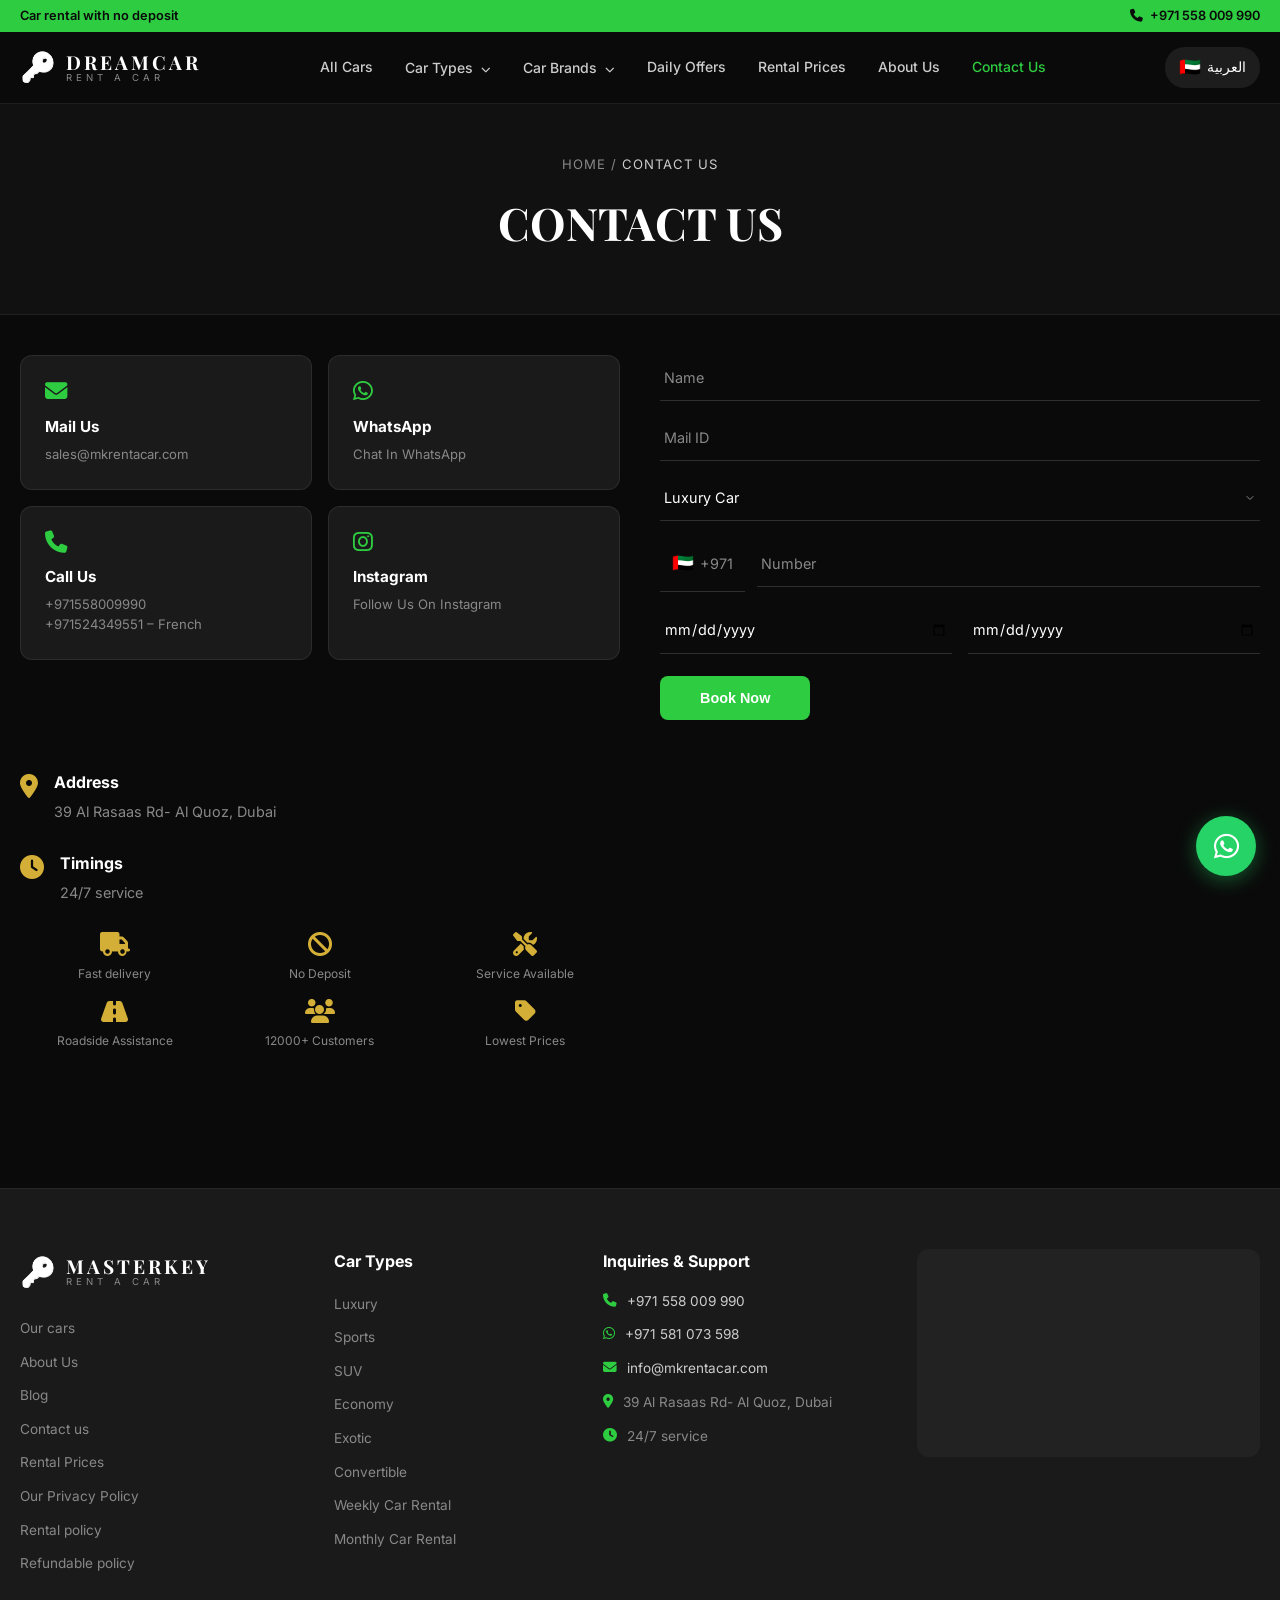
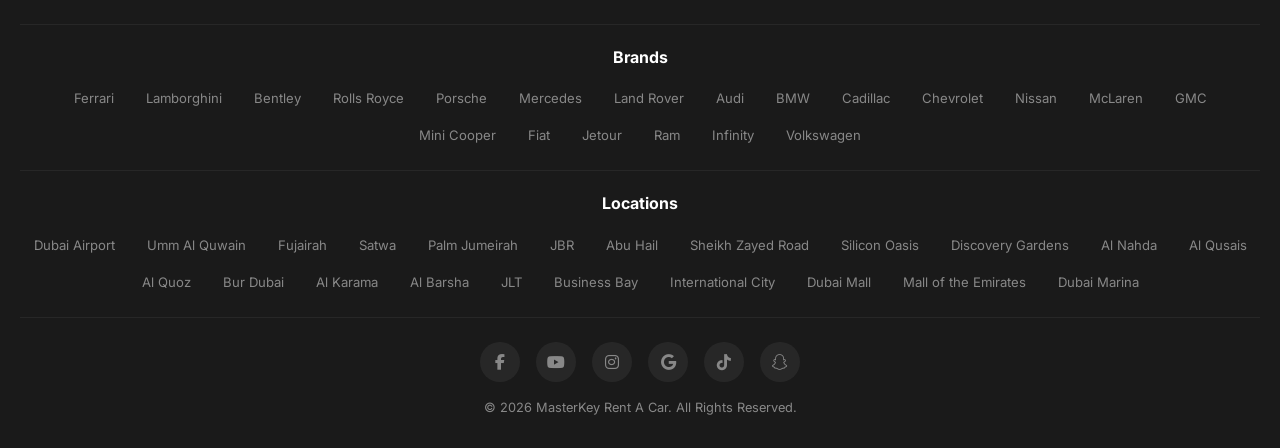
<file: contact.html>
<!DOCTYPE html>
<html lang="en">
<head>
  <meta charset="UTF-8">
  <meta name="viewport" content="width=device-width, initial-scale=1.0">
  <title>Contact Us | DreamCar Rent A Car Dubai</title>
  <link rel="stylesheet" href="styles.css">
  <link rel="stylesheet" href="pages.css">
  <link rel="preconnect" href="https://fonts.googleapis.com">
  <link href="https://fonts.googleapis.com/css2?family=Playfair+Display:wght@400;700&family=Inter:wght@300;400;500;600;700&display=swap" rel="stylesheet">
  <link rel="stylesheet" href="https://cdnjs.cloudflare.com/ajax/libs/font-awesome/6.5.1/css/all.min.css">
</head>
<body>

  <!-- Top Bar -->
  <div class="top-bar">
    <div class="container top-bar-inner">
      <span>Car rental with no deposit</span>
      <a href="tel:+971558009990" class="top-phone"><i class="fas fa-phone"></i> +971 558 009 990</a>
    </div>
  </div>

  <!-- Header -->
  <header class="header" id="header">
    <div class="container header-inner">
      <a href="index.html" class="logo">
        <div class="logo-icon">&#x1F511;</div>
        <div class="logo-text">
          <span class="logo-title">DREAMCAR</span>
          <span class="logo-sub">RENT A CAR</span>
        </div>
      </a>
      <nav class="nav" id="nav">
        <a href="all-cars.html" class="nav-link">All Cars</a>
        <div class="nav-dropdown">
          <a href="#" class="nav-link">Car Types <i class="fas fa-chevron-down"></i></a>
          <div class="dropdown-menu">
            <a href="index.html">Luxury</a>
            <a href="index.html">Sports</a>
            <a href="index.html">SUV</a>
            <a href="index.html">Economy</a>
            <a href="index.html">Exotic</a>
            <a href="index.html">Convertible</a>
          </div>
        </div>
        <div class="nav-dropdown">
          <a href="#" class="nav-link">Car Brands <i class="fas fa-chevron-down"></i></a>
          <div class="dropdown-menu brands-dropdown">
            <a href="index.html">Ferrari</a>
            <a href="index.html">Lamborghini</a>
            <a href="index.html">Bentley</a>
            <a href="index.html">Rolls Royce</a>
            <a href="index.html">Porsche</a>
            <a href="index.html">Mercedes</a>
            <a href="index.html">Land Rover</a>
            <a href="index.html">Audi</a>
            <a href="index.html">BMW</a>
            <a href="index.html">McLaren</a>
          </div>
        </div>
        <a href="daily-offers.html" class="nav-link">Daily Offers</a>
        <a href="index.html#rental-prices" class="nav-link">Rental Prices</a>
        <a href="about.html" class="nav-link">About Us</a>
        <a href="contact.html" class="nav-link active-link">Contact Us</a>
      </nav>
      <div class="header-right">
        <a href="#" class="lang-switch"><span class="flag">🇦🇪</span> العربية</a>
        <button class="hamburger" id="hamburger" aria-label="Toggle menu">
          <span></span><span></span><span></span>
        </button>
      </div>
    </div>
  </header>

  <!-- Page Header -->
  <section class="page-hero">
    <div class="container">
      <div class="breadcrumb">
        <a href="index.html">HOME</a> / <span>CONTACT US</span>
      </div>
      <h1 class="page-title">CONTACT US</h1>
    </div>
  </section>

  <!-- Contact Content -->
  <section class="section contact-section">
    <div class="container">
      <div class="contact-grid">
        <!-- Contact Info Cards -->
        <div class="contact-info-side">
          <div class="contact-info-grid">
            <div class="contact-info-card">
              <i class="fas fa-envelope"></i>
              <h4>Mail Us</h4>
              <p>sales@mkrentacar.com</p>
            </div>
            <div class="contact-info-card">
              <i class="fab fa-whatsapp"></i>
              <h4>WhatsApp</h4>
              <p>Chat In WhatsApp</p>
            </div>
            <div class="contact-info-card">
              <i class="fas fa-phone"></i>
              <h4>Call Us</h4>
              <p>+971558009990</p>
              <p>+971524349551 – French</p>
            </div>
            <div class="contact-info-card">
              <i class="fab fa-instagram"></i>
              <h4>Instagram</h4>
              <p>Follow Us On Instagram</p>
            </div>
          </div>
        </div>
        <!-- Contact Form -->
        <div class="contact-form-side">
          <form class="contact-form" onsubmit="return false;">
            <input type="text" placeholder="Name" class="form-input">
            <input type="email" placeholder="Mail ID" class="form-input">
            <select class="form-input form-select">
              <option>Luxury Car</option>
              <option>Sports Car</option>
              <option>SUV Car</option>
              <option>Economy Car</option>
              <option>Exotic Car</option>
              <option>Convertible Car</option>
            </select>
            <div class="phone-row">
              <div class="phone-prefix">
                <span class="flag">🇦🇪</span>
                <span>+971</span>
              </div>
              <input type="tel" placeholder="Number" class="form-input">
            </div>
            <div class="date-row">
              <input type="date" placeholder="Start Date" class="form-input">
              <input type="date" placeholder="End Date" class="form-input">
            </div>
            <button type="submit" class="btn btn-green contact-submit">Book Now</button>
          </form>
        </div>
      </div>

      <!-- Address & Map -->
      <div class="address-map-grid">
        <div class="address-block">
          <div class="address-item">
            <i class="fas fa-map-marker-alt"></i>
            <div>
              <h4>Address</h4>
              <p>39 Al Rasaas Rd- Al Quoz, Dubai</p>
            </div>
          </div>
          <div class="address-item">
            <i class="fas fa-clock"></i>
            <div>
              <h4>Timings</h4>
              <p>24/7 service</p>
            </div>
          </div>
          <!-- Service Badges -->
          <div class="service-badges">
            <div class="service-badge">
              <i class="fas fa-truck"></i>
              <span>Fast delivery</span>
            </div>
            <div class="service-badge">
              <i class="fas fa-ban"></i>
              <span>No Deposit</span>
            </div>
            <div class="service-badge">
              <i class="fas fa-tools"></i>
              <span>Service Available</span>
            </div>
            <div class="service-badge">
              <i class="fas fa-road"></i>
              <span>Roadside Assistance</span>
            </div>
            <div class="service-badge">
              <i class="fas fa-users"></i>
              <span>12000+ Customers</span>
            </div>
            <div class="service-badge">
              <i class="fas fa-tag"></i>
              <span>Lowest Prices</span>
            </div>
          </div>
        </div>
        <div class="map-block">
          <iframe src="https://www.google.com/maps/embed?pb=!1m18!1m12!1m3!1d3610.5!2d55.24!3d25.17!2m3!1f0!2f0!3f0!3m2!1i1024!2i768!4f13.1!3m3!1m2!1s0x0%3A0x0!2zMjXCsDEwJzEyLjAiTiA1NcKwMTQnMjQuMCJF!5e0!3m2!1sen!2sae!4v1" width="100%" height="350" style="border:0;border-radius:12px;" allowfullscreen="" loading="lazy"></iframe>
        </div>
      </div>
    </div>
  </section>

  <!-- Footer -->
  <footer class="footer">
    <div class="container">
      <div class="footer-top">
        <div class="footer-col">
          <div class="footer-logo">
            <div class="logo-icon">&#x1F511;</div>
            <div class="logo-text">
              <span class="logo-title">MASTERKEY</span>
              <span class="logo-sub">RENT A CAR</span>
            </div>
          </div>
          <ul class="footer-links">
            <li><a href="all-cars.html">Our cars</a></li>
            <li><a href="about.html">About Us</a></li>
            <li><a href="index.html">Blog</a></li>
            <li><a href="contact.html">Contact us</a></li>
            <li><a href="index.html#rental-prices">Rental Prices</a></li>
            <li><a href="index.html">Our Privacy Policy</a></li>
            <li><a href="index.html">Rental policy</a></li>
            <li><a href="index.html">Refundable policy</a></li>
          </ul>
        </div>
        <div class="footer-col">
          <h4>Car Types</h4>
          <ul class="footer-links">
            <li><a href="index.html">Luxury</a></li>
            <li><a href="index.html">Sports</a></li>
            <li><a href="index.html">SUV</a></li>
            <li><a href="index.html">Economy</a></li>
            <li><a href="index.html">Exotic</a></li>
            <li><a href="index.html">Convertible</a></li>
            <li><a href="index.html">Weekly Car Rental</a></li>
            <li><a href="index.html">Monthly Car Rental</a></li>
          </ul>
        </div>
        <div class="footer-col">
          <h4>Inquiries & Support</h4>
          <ul class="footer-contact">
            <li><i class="fas fa-phone"></i> <a href="tel:+971558009990">+971 558 009 990</a></li>
            <li><i class="fab fa-whatsapp"></i> <a href="tel:+971581073598">+971 581 073 598</a></li>
            <li><i class="fas fa-envelope"></i> <a href="mailto:info@mkrentacar.com">info@mkrentacar.com</a></li>
            <li><i class="fas fa-map-marker-alt"></i> 39 Al Rasaas Rd- Al Quoz, Dubai</li>
            <li><i class="fas fa-clock"></i> 24/7 service</li>
          </ul>
        </div>
        <div class="footer-col footer-map">
          <div class="map-placeholder">
            <iframe src="https://www.google.com/maps/embed?pb=!1m18!1m12!1m3!1d3610.5!2d55.24!3d25.17!2m3!1f0!2f0!3f0!3m2!1i1024!2i768!4f13.1!3m3!1m2!1s0x0%3A0x0!2zMjXCsDEwJzEyLjAiTiA1NcKwMTQnMjQuMCJF!5e0!3m2!1sen!2sae!4v1" width="100%" height="200" style="border:0;border-radius:12px;" allowfullscreen="" loading="lazy"></iframe>
          </div>
        </div>
      </div>
      <div class="footer-brands">
        <h4>Brands</h4>
        <div class="brand-tags">
          <a href="index.html">Ferrari</a><a href="index.html">Lamborghini</a><a href="index.html">Bentley</a><a href="index.html">Rolls Royce</a><a href="index.html">Porsche</a><a href="index.html">Mercedes</a><a href="index.html">Land Rover</a><a href="index.html">Audi</a><a href="index.html">BMW</a><a href="index.html">Cadillac</a><a href="index.html">Chevrolet</a><a href="index.html">Nissan</a><a href="index.html">McLaren</a><a href="index.html">GMC</a><a href="index.html">Mini Cooper</a><a href="index.html">Fiat</a><a href="index.html">Jetour</a><a href="index.html">Ram</a><a href="index.html">Infinity</a><a href="index.html">Volkswagen</a>
        </div>
      </div>
      <div class="footer-locations">
        <h4>Locations</h4>
        <div class="location-tags">
          <a href="index.html">Dubai Airport</a><a href="index.html">Umm Al Quwain</a><a href="index.html">Fujairah</a><a href="index.html">Satwa</a><a href="index.html">Palm Jumeirah</a><a href="index.html">JBR</a><a href="index.html">Abu Hail</a><a href="index.html">Sheikh Zayed Road</a><a href="index.html">Silicon Oasis</a><a href="index.html">Discovery Gardens</a><a href="index.html">Al Nahda</a><a href="index.html">Al Qusais</a><a href="index.html">Al Quoz</a><a href="index.html">Bur Dubai</a><a href="index.html">Al Karama</a><a href="index.html">Al Barsha</a><a href="index.html">JLT</a><a href="index.html">Business Bay</a><a href="index.html">International City</a><a href="index.html">Dubai Mall</a><a href="index.html">Mall of the Emirates</a><a href="index.html">Dubai Marina</a>
        </div>
      </div>
      <div class="footer-bottom">
        <div class="footer-social">
          <a href="#"><i class="fab fa-facebook-f"></i></a>
          <a href="#"><i class="fab fa-youtube"></i></a>
          <a href="#"><i class="fab fa-instagram"></i></a>
          <a href="#"><i class="fab fa-google"></i></a>
          <a href="#"><i class="fab fa-tiktok"></i></a>
          <a href="#"><i class="fab fa-snapchat-ghost"></i></a>
        </div>
        <p class="copyright">&copy; 2026 MasterKey Rent A Car. All Rights Reserved.</p>
      </div>
    </div>
  </footer>

  <a href="https://wa.me/971581073598" class="whatsapp-float" target="_blank" aria-label="Chat on WhatsApp">
    <i class="fab fa-whatsapp"></i>
  </a>

  <script src="script.js"></script>
</body>
</html>
</file>
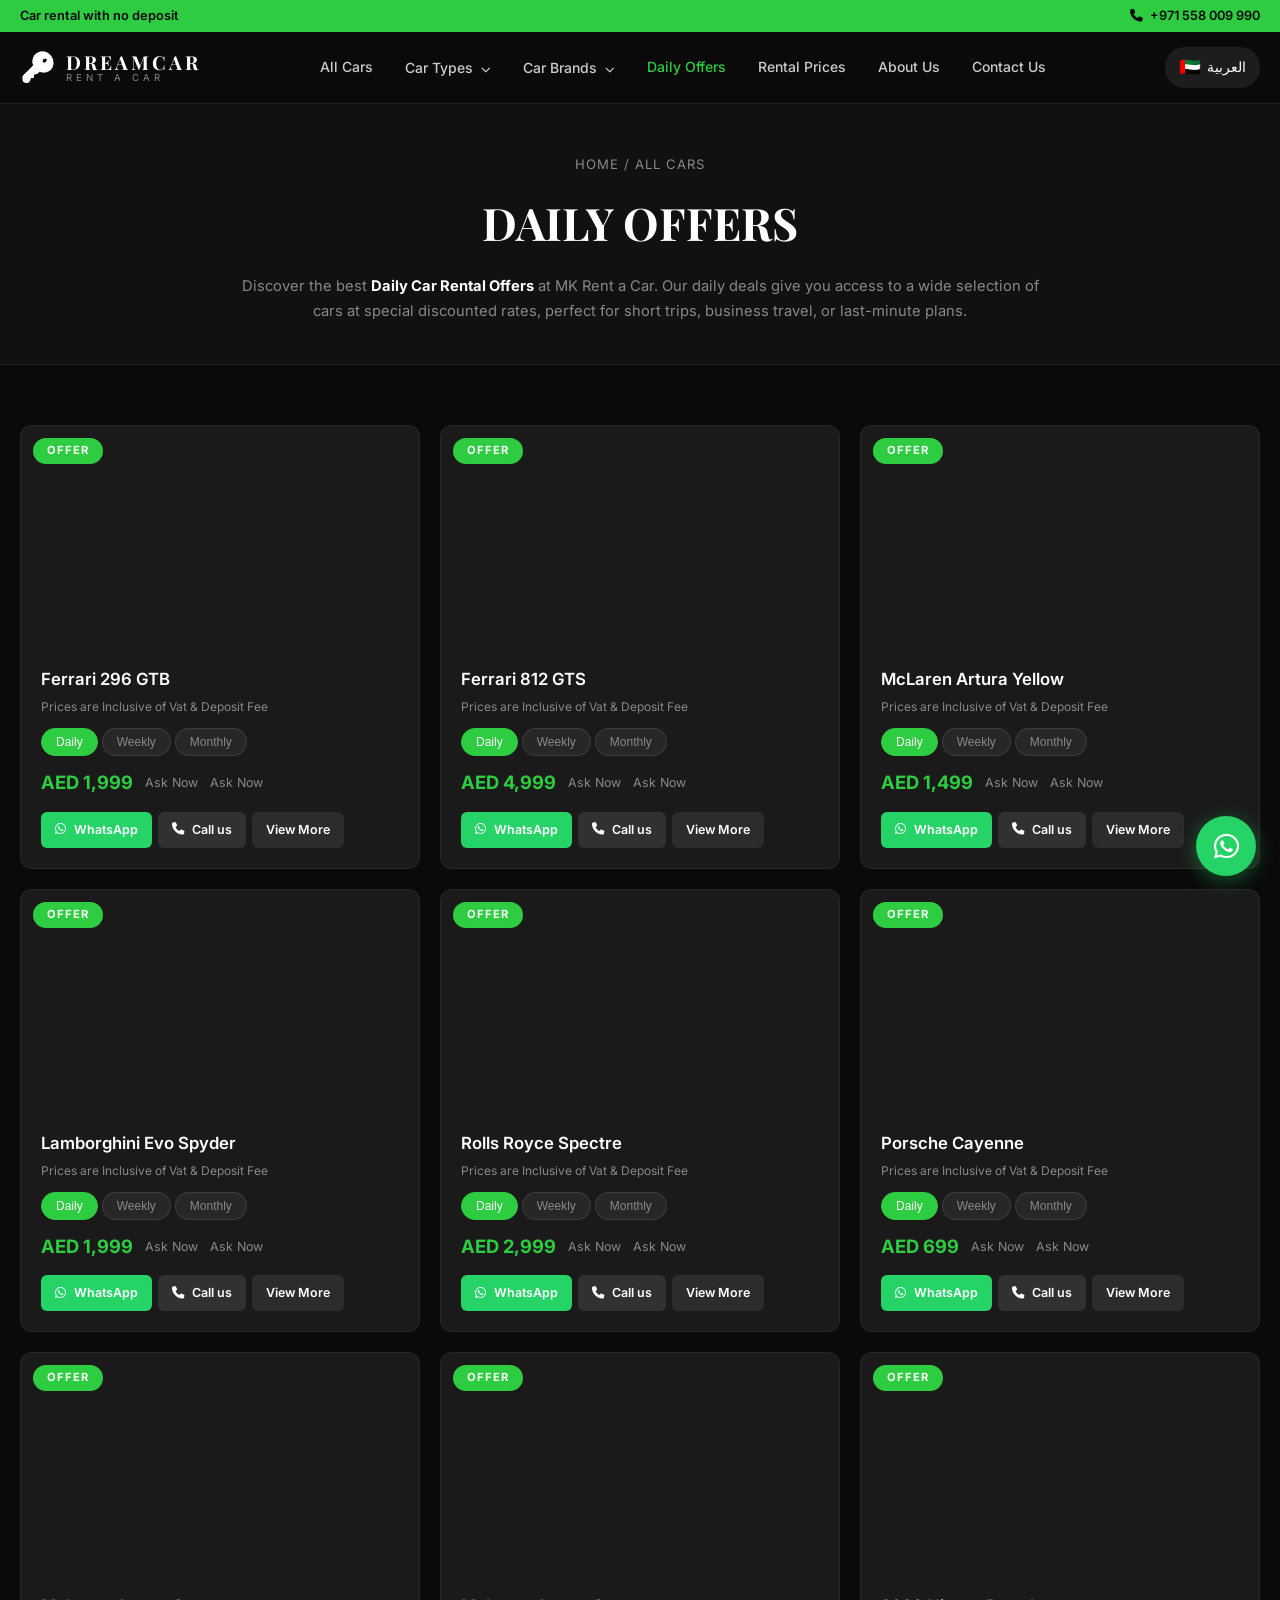
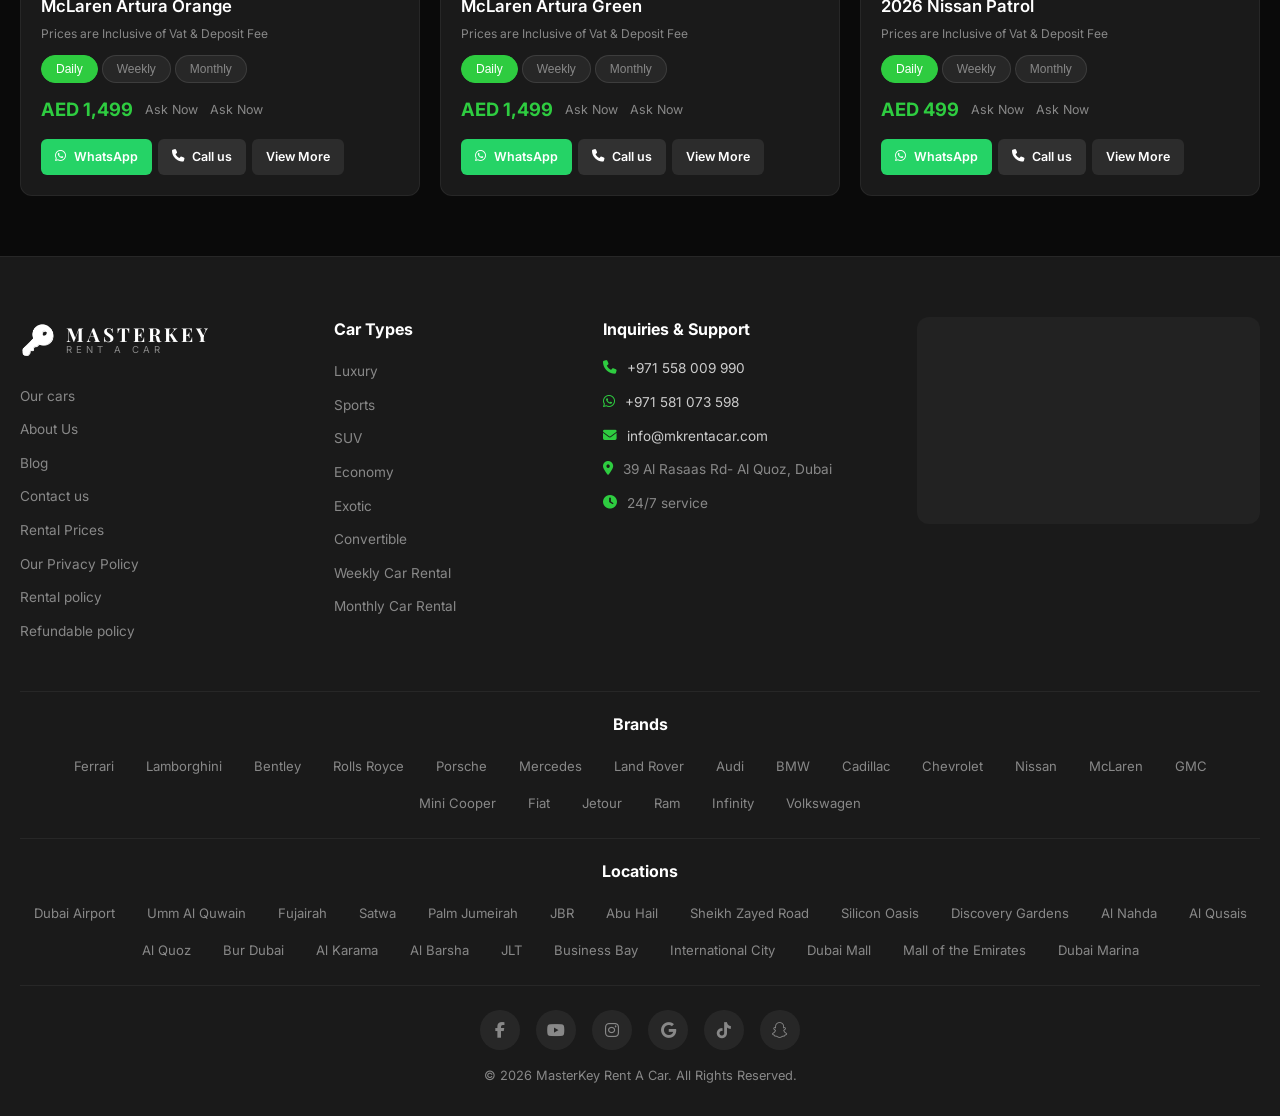
<file: daily-offers.html>
<!DOCTYPE html>
<html lang="en">
<head>
  <meta charset="UTF-8">
  <meta name="viewport" content="width=device-width, initial-scale=1.0">
  <title>Daily Offers | DreamCar Rent A Car Dubai</title>
  <link rel="stylesheet" href="styles.css">
  <link rel="stylesheet" href="pages.css">
  <link rel="preconnect" href="https://fonts.googleapis.com">
  <link href="https://fonts.googleapis.com/css2?family=Playfair+Display:wght@400;700&family=Inter:wght@300;400;500;600;700&display=swap" rel="stylesheet">
  <link rel="stylesheet" href="https://cdnjs.cloudflare.com/ajax/libs/font-awesome/6.5.1/css/all.min.css">
</head>
<body>

  <!-- Top Bar -->
  <div class="top-bar">
    <div class="container top-bar-inner">
      <span>Car rental with no deposit</span>
      <a href="tel:+971558009990" class="top-phone"><i class="fas fa-phone"></i> +971 558 009 990</a>
    </div>
  </div>

  <!-- Header -->
  <header class="header" id="header">
    <div class="container header-inner">
      <a href="index.html" class="logo">
        <div class="logo-icon">&#x1F511;</div>
        <div class="logo-text">
          <span class="logo-title">DREAMCAR</span>
          <span class="logo-sub">RENT A CAR</span>
        </div>
      </a>
      <nav class="nav" id="nav">
        <a href="all-cars.html" class="nav-link">All Cars</a>
        <div class="nav-dropdown">
          <a href="#" class="nav-link">Car Types <i class="fas fa-chevron-down"></i></a>
          <div class="dropdown-menu">
            <a href="index.html">Luxury</a>
            <a href="index.html">Sports</a>
            <a href="index.html">SUV</a>
            <a href="index.html">Economy</a>
            <a href="index.html">Exotic</a>
            <a href="index.html">Convertible</a>
          </div>
        </div>
        <div class="nav-dropdown">
          <a href="#" class="nav-link">Car Brands <i class="fas fa-chevron-down"></i></a>
          <div class="dropdown-menu brands-dropdown">
            <a href="index.html">Ferrari</a>
            <a href="index.html">Lamborghini</a>
            <a href="index.html">Bentley</a>
            <a href="index.html">Rolls Royce</a>
            <a href="index.html">Porsche</a>
            <a href="index.html">Mercedes</a>
            <a href="index.html">Land Rover</a>
            <a href="index.html">Audi</a>
            <a href="index.html">BMW</a>
            <a href="index.html">McLaren</a>
          </div>
        </div>
        <a href="daily-offers.html" class="nav-link active-link">Daily Offers</a>
        <a href="index.html#rental-prices" class="nav-link">Rental Prices</a>
        <a href="about.html" class="nav-link">About Us</a>
        <a href="contact.html" class="nav-link">Contact Us</a>
      </nav>
      <div class="header-right">
        <a href="#" class="lang-switch"><span class="flag">🇦🇪</span> العربية</a>
        <button class="hamburger" id="hamburger" aria-label="Toggle menu">
          <span></span><span></span><span></span>
        </button>
      </div>
    </div>
  </header>

  <!-- Page Header -->
  <section class="page-hero">
    <div class="container">
      <div class="breadcrumb">
        <a href="index.html">HOME</a> / <a href="all-cars.html">ALL CARS</a>
      </div>
      <h1 class="page-title">DAILY OFFERS</h1>
      <p class="page-description">Discover the best <strong>Daily Car Rental Offers</strong> at MK Rent a Car. Our daily deals give you access to a wide selection of cars at special discounted rates, perfect for short trips, business travel, or last-minute plans.</p>
    </div>
  </section>

  <!-- Offers Grid -->
  <section class="section">
    <div class="container">
      <div class="car-grid allcars-grid">
        <!-- Row 1 -->
        <div class="car-card offer-card">
          <div class="offer-badge">OFFER</div>
          <div class="car-image" style="background-image: url('https://images.unsplash.com/photo-1592198084033-aade902d1aae?w=400&h=260&fit=crop')"></div>
          <div class="car-info">
            <h3>Ferrari 296 GTB</h3>
            <p class="price-note">Prices are Inclusive of Vat & Deposit Fee</p>
            <div class="price-tabs">
              <button class="price-tab active">Daily</button>
              <button class="price-tab">Weekly</button>
              <button class="price-tab">Monthly</button>
            </div>
            <div class="price-row">
              <span class="price">AED 1,999</span>
              <span class="ask-now">Ask Now</span>
              <span class="ask-now">Ask Now</span>
            </div>
            <div class="car-actions">
              <a href="#" class="btn btn-whatsapp"><i class="fab fa-whatsapp"></i> WhatsApp</a>
              <a href="#" class="btn btn-call"><i class="fas fa-phone"></i> Call us</a>
              <a href="#" class="btn btn-view">View More</a>
            </div>
          </div>
        </div>
        <div class="car-card offer-card">
          <div class="offer-badge">OFFER</div>
          <div class="car-image" style="background-image: url('https://images.unsplash.com/photo-1583121274602-3e2820c69888?w=400&h=260&fit=crop')"></div>
          <div class="car-info">
            <h3>Ferrari 812 GTS</h3>
            <p class="price-note">Prices are Inclusive of Vat & Deposit Fee</p>
            <div class="price-tabs">
              <button class="price-tab active">Daily</button>
              <button class="price-tab">Weekly</button>
              <button class="price-tab">Monthly</button>
            </div>
            <div class="price-row">
              <span class="price">AED 4,999</span>
              <span class="ask-now">Ask Now</span>
              <span class="ask-now">Ask Now</span>
            </div>
            <div class="car-actions">
              <a href="#" class="btn btn-whatsapp"><i class="fab fa-whatsapp"></i> WhatsApp</a>
              <a href="#" class="btn btn-call"><i class="fas fa-phone"></i> Call us</a>
              <a href="#" class="btn btn-view">View More</a>
            </div>
          </div>
        </div>
        <div class="car-card offer-card">
          <div class="offer-badge">OFFER</div>
          <div class="car-image" style="background-image: url('https://images.unsplash.com/photo-1621135802920-133df287f89c?w=400&h=260&fit=crop')"></div>
          <div class="car-info">
            <h3>McLaren Artura Yellow</h3>
            <p class="price-note">Prices are Inclusive of Vat & Deposit Fee</p>
            <div class="price-tabs">
              <button class="price-tab active">Daily</button>
              <button class="price-tab">Weekly</button>
              <button class="price-tab">Monthly</button>
            </div>
            <div class="price-row">
              <span class="price">AED 1,499</span>
              <span class="ask-now">Ask Now</span>
              <span class="ask-now">Ask Now</span>
            </div>
            <div class="car-actions">
              <a href="#" class="btn btn-whatsapp"><i class="fab fa-whatsapp"></i> WhatsApp</a>
              <a href="#" class="btn btn-call"><i class="fas fa-phone"></i> Call us</a>
              <a href="#" class="btn btn-view">View More</a>
            </div>
          </div>
        </div>
        <!-- Row 2 -->
        <div class="car-card offer-card">
          <div class="offer-badge">OFFER</div>
          <div class="car-image" style="background-image: url('https://images.unsplash.com/photo-1580274455191-1c62238fa333?w=400&h=260&fit=crop')"></div>
          <div class="car-info">
            <h3>Lamborghini Evo Spyder</h3>
            <p class="price-note">Prices are Inclusive of Vat & Deposit Fee</p>
            <div class="price-tabs">
              <button class="price-tab active">Daily</button>
              <button class="price-tab">Weekly</button>
              <button class="price-tab">Monthly</button>
            </div>
            <div class="price-row">
              <span class="price">AED 1,999</span>
              <span class="ask-now">Ask Now</span>
              <span class="ask-now">Ask Now</span>
            </div>
            <div class="car-actions">
              <a href="#" class="btn btn-whatsapp"><i class="fab fa-whatsapp"></i> WhatsApp</a>
              <a href="#" class="btn btn-call"><i class="fas fa-phone"></i> Call us</a>
              <a href="#" class="btn btn-view">View More</a>
            </div>
          </div>
        </div>
        <div class="car-card offer-card">
          <div class="offer-badge">OFFER</div>
          <div class="car-image" style="background-image: url('https://images.unsplash.com/photo-1631295868223-63265b40d9e4?w=400&h=260&fit=crop')"></div>
          <div class="car-info">
            <h3>Rolls Royce Spectre</h3>
            <p class="price-note">Prices are Inclusive of Vat & Deposit Fee</p>
            <div class="price-tabs">
              <button class="price-tab active">Daily</button>
              <button class="price-tab">Weekly</button>
              <button class="price-tab">Monthly</button>
            </div>
            <div class="price-row">
              <span class="price">AED 2,999</span>
              <span class="ask-now">Ask Now</span>
              <span class="ask-now">Ask Now</span>
            </div>
            <div class="car-actions">
              <a href="#" class="btn btn-whatsapp"><i class="fab fa-whatsapp"></i> WhatsApp</a>
              <a href="#" class="btn btn-call"><i class="fas fa-phone"></i> Call us</a>
              <a href="#" class="btn btn-view">View More</a>
            </div>
          </div>
        </div>
        <div class="car-card offer-card">
          <div class="offer-badge">OFFER</div>
          <div class="car-image" style="background-image: url('https://images.unsplash.com/photo-1614162692292-7ac56d7f7f1e?w=400&h=260&fit=crop')"></div>
          <div class="car-info">
            <h3>Porsche Cayenne</h3>
            <p class="price-note">Prices are Inclusive of Vat & Deposit Fee</p>
            <div class="price-tabs">
              <button class="price-tab active">Daily</button>
              <button class="price-tab">Weekly</button>
              <button class="price-tab">Monthly</button>
            </div>
            <div class="price-row">
              <span class="price">AED 699</span>
              <span class="ask-now">Ask Now</span>
              <span class="ask-now">Ask Now</span>
            </div>
            <div class="car-actions">
              <a href="#" class="btn btn-whatsapp"><i class="fab fa-whatsapp"></i> WhatsApp</a>
              <a href="#" class="btn btn-call"><i class="fas fa-phone"></i> Call us</a>
              <a href="#" class="btn btn-view">View More</a>
            </div>
          </div>
        </div>
        <!-- Row 3 -->
        <div class="car-card offer-card">
          <div class="offer-badge">OFFER</div>
          <div class="car-image" style="background-image: url('https://images.unsplash.com/photo-1621135802920-133df287f89c?w=400&h=260&fit=crop')"></div>
          <div class="car-info">
            <h3>McLaren Artura Orange</h3>
            <p class="price-note">Prices are Inclusive of Vat & Deposit Fee</p>
            <div class="price-tabs">
              <button class="price-tab active">Daily</button>
              <button class="price-tab">Weekly</button>
              <button class="price-tab">Monthly</button>
            </div>
            <div class="price-row">
              <span class="price">AED 1,499</span>
              <span class="ask-now">Ask Now</span>
              <span class="ask-now">Ask Now</span>
            </div>
            <div class="car-actions">
              <a href="#" class="btn btn-whatsapp"><i class="fab fa-whatsapp"></i> WhatsApp</a>
              <a href="#" class="btn btn-call"><i class="fas fa-phone"></i> Call us</a>
              <a href="#" class="btn btn-view">View More</a>
            </div>
          </div>
        </div>
        <div class="car-card offer-card">
          <div class="offer-badge">OFFER</div>
          <div class="car-image" style="background-image: url('https://images.unsplash.com/photo-1621135802920-133df287f89c?w=400&h=260&fit=crop')"></div>
          <div class="car-info">
            <h3>McLaren Artura Green</h3>
            <p class="price-note">Prices are Inclusive of Vat & Deposit Fee</p>
            <div class="price-tabs">
              <button class="price-tab active">Daily</button>
              <button class="price-tab">Weekly</button>
              <button class="price-tab">Monthly</button>
            </div>
            <div class="price-row">
              <span class="price">AED 1,499</span>
              <span class="ask-now">Ask Now</span>
              <span class="ask-now">Ask Now</span>
            </div>
            <div class="car-actions">
              <a href="#" class="btn btn-whatsapp"><i class="fab fa-whatsapp"></i> WhatsApp</a>
              <a href="#" class="btn btn-call"><i class="fas fa-phone"></i> Call us</a>
              <a href="#" class="btn btn-view">View More</a>
            </div>
          </div>
        </div>
        <div class="car-card offer-card">
          <div class="offer-badge">OFFER</div>
          <div class="car-image" style="background-image: url('https://images.unsplash.com/photo-1606016159991-dfe4f2746ad5?w=400&h=260&fit=crop')"></div>
          <div class="car-info">
            <h3>2026 Nissan Patrol</h3>
            <p class="price-note">Prices are Inclusive of Vat & Deposit Fee</p>
            <div class="price-tabs">
              <button class="price-tab active">Daily</button>
              <button class="price-tab">Weekly</button>
              <button class="price-tab">Monthly</button>
            </div>
            <div class="price-row">
              <span class="price">AED 499</span>
              <span class="ask-now">Ask Now</span>
              <span class="ask-now">Ask Now</span>
            </div>
            <div class="car-actions">
              <a href="#" class="btn btn-whatsapp"><i class="fab fa-whatsapp"></i> WhatsApp</a>
              <a href="#" class="btn btn-call"><i class="fas fa-phone"></i> Call us</a>
              <a href="#" class="btn btn-view">View More</a>
            </div>
          </div>
        </div>
      </div>
    </div>
  </section>

  <!-- Footer -->
  <footer class="footer">
    <div class="container">
      <div class="footer-top">
        <div class="footer-col">
          <div class="footer-logo">
            <div class="logo-icon">&#x1F511;</div>
            <div class="logo-text">
              <span class="logo-title">MASTERKEY</span>
              <span class="logo-sub">RENT A CAR</span>
            </div>
          </div>
          <ul class="footer-links">
            <li><a href="all-cars.html">Our cars</a></li>
            <li><a href="about.html">About Us</a></li>
            <li><a href="index.html">Blog</a></li>
            <li><a href="contact.html">Contact us</a></li>
            <li><a href="index.html#rental-prices">Rental Prices</a></li>
            <li><a href="index.html">Our Privacy Policy</a></li>
            <li><a href="index.html">Rental policy</a></li>
            <li><a href="index.html">Refundable policy</a></li>
          </ul>
        </div>
        <div class="footer-col">
          <h4>Car Types</h4>
          <ul class="footer-links">
            <li><a href="index.html">Luxury</a></li>
            <li><a href="index.html">Sports</a></li>
            <li><a href="index.html">SUV</a></li>
            <li><a href="index.html">Economy</a></li>
            <li><a href="index.html">Exotic</a></li>
            <li><a href="index.html">Convertible</a></li>
            <li><a href="index.html">Weekly Car Rental</a></li>
            <li><a href="index.html">Monthly Car Rental</a></li>
          </ul>
        </div>
        <div class="footer-col">
          <h4>Inquiries & Support</h4>
          <ul class="footer-contact">
            <li><i class="fas fa-phone"></i> <a href="tel:+971558009990">+971 558 009 990</a></li>
            <li><i class="fab fa-whatsapp"></i> <a href="tel:+971581073598">+971 581 073 598</a></li>
            <li><i class="fas fa-envelope"></i> <a href="mailto:info@mkrentacar.com">info@mkrentacar.com</a></li>
            <li><i class="fas fa-map-marker-alt"></i> 39 Al Rasaas Rd- Al Quoz, Dubai</li>
            <li><i class="fas fa-clock"></i> 24/7 service</li>
          </ul>
        </div>
        <div class="footer-col footer-map">
          <div class="map-placeholder">
            <iframe src="https://www.google.com/maps/embed?pb=!1m18!1m12!1m3!1d3610.5!2d55.24!3d25.17!2m3!1f0!2f0!3f0!3m2!1i1024!2i768!4f13.1!3m3!1m2!1s0x0%3A0x0!2zMjXCsDEwJzEyLjAiTiA1NcKwMTQnMjQuMCJF!5e0!3m2!1sen!2sae!4v1" width="100%" height="200" style="border:0;border-radius:12px;" allowfullscreen="" loading="lazy"></iframe>
          </div>
        </div>
      </div>
      <div class="footer-brands">
        <h4>Brands</h4>
        <div class="brand-tags">
          <a href="index.html">Ferrari</a><a href="index.html">Lamborghini</a><a href="index.html">Bentley</a><a href="index.html">Rolls Royce</a><a href="index.html">Porsche</a><a href="index.html">Mercedes</a><a href="index.html">Land Rover</a><a href="index.html">Audi</a><a href="index.html">BMW</a><a href="index.html">Cadillac</a><a href="index.html">Chevrolet</a><a href="index.html">Nissan</a><a href="index.html">McLaren</a><a href="index.html">GMC</a><a href="index.html">Mini Cooper</a><a href="index.html">Fiat</a><a href="index.html">Jetour</a><a href="index.html">Ram</a><a href="index.html">Infinity</a><a href="index.html">Volkswagen</a>
        </div>
      </div>
      <div class="footer-locations">
        <h4>Locations</h4>
        <div class="location-tags">
          <a href="index.html">Dubai Airport</a><a href="index.html">Umm Al Quwain</a><a href="index.html">Fujairah</a><a href="index.html">Satwa</a><a href="index.html">Palm Jumeirah</a><a href="index.html">JBR</a><a href="index.html">Abu Hail</a><a href="index.html">Sheikh Zayed Road</a><a href="index.html">Silicon Oasis</a><a href="index.html">Discovery Gardens</a><a href="index.html">Al Nahda</a><a href="index.html">Al Qusais</a><a href="index.html">Al Quoz</a><a href="index.html">Bur Dubai</a><a href="index.html">Al Karama</a><a href="index.html">Al Barsha</a><a href="index.html">JLT</a><a href="index.html">Business Bay</a><a href="index.html">International City</a><a href="index.html">Dubai Mall</a><a href="index.html">Mall of the Emirates</a><a href="index.html">Dubai Marina</a>
        </div>
      </div>
      <div class="footer-bottom">
        <div class="footer-social">
          <a href="#"><i class="fab fa-facebook-f"></i></a>
          <a href="#"><i class="fab fa-youtube"></i></a>
          <a href="#"><i class="fab fa-instagram"></i></a>
          <a href="#"><i class="fab fa-google"></i></a>
          <a href="#"><i class="fab fa-tiktok"></i></a>
          <a href="#"><i class="fab fa-snapchat-ghost"></i></a>
        </div>
        <p class="copyright">&copy; 2026 MasterKey Rent A Car. All Rights Reserved.</p>
      </div>
    </div>
  </footer>

  <a href="https://wa.me/971581073598" class="whatsapp-float" target="_blank" aria-label="Chat on WhatsApp">
    <i class="fab fa-whatsapp"></i>
  </a>

  <script src="script.js"></script>
</body>
</html>
</file>
<file: styles.css>
/* ===== Reset & Base ===== */
*, *::before, *::after {
  margin: 0;
  padding: 0;
  box-sizing: border-box;
}

:root {
  --black: #0a0a0a;
  --dark: #111111;
  --dark2: #1a1a1a;
  --dark3: #222222;
  --gray: #888888;
  --light-gray: #cccccc;
  --white: #ffffff;
  --green: #2ecc40;
  --green-dark: #27ae35;
  --gold: #d4af37;
  --red: #e74c3c;
  --font-display: 'Playfair Display', Georgia, serif;
  --font-body: 'Inter', -apple-system, BlinkMacSystemFont, sans-serif;
  --radius: 12px;
  --radius-sm: 8px;
  --shadow: 0 4px 24px rgba(0,0,0,0.3);
  --transition: 0.3s ease;
}

html {
  scroll-behavior: smooth;
  font-size: 16px;
}

body {
  font-family: var(--font-body);
  background: var(--black);
  color: var(--white);
  line-height: 1.6;
  overflow-x: hidden;
}

a {
  text-decoration: none;
  color: inherit;
  transition: color var(--transition);
}

img {
  max-width: 100%;
  display: block;
}

.container {
  max-width: 1280px;
  margin: 0 auto;
  padding: 0 20px;
}

/* ===== Top Bar ===== */
.top-bar {
  background: var(--green);
  color: var(--black);
  font-size: 0.8rem;
  font-weight: 600;
  padding: 6px 0;
}

.top-bar-inner {
  display: flex;
  justify-content: space-between;
  align-items: center;
}

.top-phone {
  color: var(--black);
  font-weight: 600;
}

.top-phone i {
  margin-right: 4px;
}

/* ===== Header ===== */
.header {
  background: var(--black);
  position: sticky;
  top: 0;
  z-index: 1000;
  border-bottom: 1px solid rgba(255,255,255,0.08);
  backdrop-filter: blur(12px);
}

.header-inner {
  display: flex;
  align-items: center;
  justify-content: space-between;
  padding: 12px 20px;
  gap: 24px;
}

.logo {
  display: flex;
  align-items: center;
  gap: 10px;
  flex-shrink: 0;
}

.logo-icon {
  font-size: 1.8rem;
  filter: grayscale(1) brightness(2);
}

.logo-text {
  display: flex;
  flex-direction: column;
  line-height: 1.1;
}

.logo-title {
  font-family: var(--font-display);
  font-size: 1.2rem;
  font-weight: 700;
  letter-spacing: 3px;
}

.logo-sub {
  font-size: 0.6rem;
  letter-spacing: 4px;
  color: var(--gray);
  text-transform: uppercase;
}

.nav {
  display: flex;
  align-items: center;
  gap: 4px;
}

.nav-link {
  padding: 8px 14px;
  font-size: 0.875rem;
  font-weight: 500;
  color: var(--light-gray);
  border-radius: var(--radius-sm);
  transition: all var(--transition);
  white-space: nowrap;
}

.nav-link:hover {
  color: var(--white);
  background: rgba(255,255,255,0.06);
}

.nav-link i {
  font-size: 0.6rem;
  margin-left: 4px;
}

.nav-dropdown {
  position: relative;
}

.dropdown-menu {
  position: absolute;
  top: 100%;
  left: 0;
  background: var(--dark2);
  border: 1px solid rgba(255,255,255,0.1);
  border-radius: var(--radius);
  padding: 8px 0;
  min-width: 200px;
  opacity: 0;
  visibility: hidden;
  transform: translateY(8px);
  transition: all var(--transition);
  z-index: 100;
  box-shadow: var(--shadow);
}

.nav-dropdown:hover .dropdown-menu {
  opacity: 1;
  visibility: visible;
  transform: translateY(0);
}

.dropdown-menu a {
  display: block;
  padding: 10px 20px;
  font-size: 0.875rem;
  color: var(--light-gray);
  transition: all var(--transition);
}

.dropdown-menu a:hover {
  background: rgba(255,255,255,0.06);
  color: var(--green);
}

.brands-dropdown {
  min-width: 220px;
}

.header-right {
  display: flex;
  align-items: center;
  gap: 16px;
  flex-shrink: 0;
}

.lang-switch {
  display: flex;
  align-items: center;
  gap: 6px;
  padding: 6px 14px;
  background: rgba(255,255,255,0.08);
  border-radius: 20px;
  font-size: 0.85rem;
  cursor: pointer;
  transition: background var(--transition);
}

.lang-switch:hover {
  background: rgba(255,255,255,0.15);
}

.flag {
  font-size: 1.1rem;
}

.hamburger {
  display: none;
  flex-direction: column;
  gap: 5px;
  background: none;
  border: none;
  cursor: pointer;
  padding: 4px;
}

.hamburger span {
  display: block;
  width: 24px;
  height: 2px;
  background: var(--white);
  border-radius: 2px;
  transition: all var(--transition);
}

/* ===== Hero ===== */
.hero {
  position: relative;
  min-height: 85vh;
  display: flex;
  align-items: center;
  justify-content: center;
  background: url('https://images.unsplash.com/photo-1503376780353-7e6692767b70?w=1600&h=900&fit=crop') center/cover no-repeat;
  overflow: hidden;
}

.hero-overlay {
  position: absolute;
  inset: 0;
  background: linear-gradient(180deg, rgba(0,0,0,0.5) 0%, rgba(0,0,0,0.7) 100%);
}

.hero-content {
  position: relative;
  text-align: center;
  z-index: 2;
  padding: 80px 20px 60px;
}

.hero-welcome {
  font-size: 0.95rem;
  color: var(--light-gray);
  margin-bottom: 16px;
  letter-spacing: 1px;
}

.hero-title {
  font-family: var(--font-display);
  font-size: clamp(2.5rem, 6vw, 4.5rem);
  font-weight: 700;
  margin-bottom: 32px;
  line-height: 1.15;
}

.hero-title .italic {
  font-style: italic;
  color: var(--white);
}

.hero-search {
  display: flex;
  align-items: center;
  justify-content: center;
  gap: 12px;
  margin-bottom: 28px;
  flex-wrap: wrap;
}

.search-input {
  background: rgba(255,255,255,0.12);
  border: 1px solid rgba(255,255,255,0.2);
  border-radius: 30px;
  padding: 14px 24px;
  color: var(--white);
  font-size: 0.95rem;
  width: 320px;
  max-width: 100%;
  outline: none;
  transition: all var(--transition);
}

.search-input::placeholder {
  color: rgba(255,255,255,0.5);
}

.search-input:focus {
  border-color: var(--green);
  background: rgba(255,255,255,0.18);
}

.search-btn {
  width: 48px;
  height: 48px;
  border-radius: 50%;
  background: var(--white);
  color: var(--black);
  border: none;
  font-size: 1.1rem;
  cursor: pointer;
  transition: all var(--transition);
  display: flex;
  align-items: center;
  justify-content: center;
}

.search-btn:hover {
  background: var(--green);
  color: var(--white);
}

.hero-badges {
  display: flex;
  align-items: center;
  justify-content: center;
  gap: 8px;
  font-size: 0.9rem;
  color: var(--light-gray);
  flex-wrap: wrap;
}

.hero-badges .dot {
  color: var(--gray);
}

/* ===== Buttons ===== */
.btn {
  display: inline-flex;
  align-items: center;
  gap: 8px;
  padding: 12px 28px;
  border-radius: 30px;
  font-size: 0.9rem;
  font-weight: 600;
  cursor: pointer;
  border: none;
  transition: all var(--transition);
  white-space: nowrap;
}

.btn-outline {
  background: transparent;
  border: 2px solid var(--white);
  color: var(--white);
}

.btn-outline:hover {
  background: var(--white);
  color: var(--black);
}

.btn-outline-dark {
  background: transparent;
  border: 2px solid var(--gray);
  color: var(--white);
  margin: 0 auto;
}

.btn-outline-dark:hover {
  border-color: var(--green);
  color: var(--green);
}

.btn-green {
  background: var(--green);
  color: var(--white);
}

.btn-green:hover {
  background: var(--green-dark);
}

.btn-whatsapp {
  background: #25d366;
  color: var(--white);
  font-size: 0.78rem;
  padding: 8px 14px;
  border-radius: 6px;
}

.btn-whatsapp:hover {
  background: #1da851;
}

.btn-book {
  background: var(--green);
  color: var(--white);
  font-size: 0.78rem;
  padding: 8px 14px;
  border-radius: 6px;
}

.btn-book:hover {
  background: var(--green-dark);
}

.btn-call {
  background: rgba(255,255,255,0.1);
  color: var(--white);
  font-size: 0.78rem;
  padding: 8px 14px;
  border-radius: 6px;
}

.btn-call:hover {
  background: rgba(255,255,255,0.2);
}

/* ===== Booking Bar ===== */
.booking-bar {
  background: var(--green);
  padding: 20px 0;
}

.booking-form {
  display: flex;
  align-items: center;
  gap: 16px;
  flex-wrap: wrap;
  justify-content: center;
}

.booking-label {
  font-size: 0.9rem;
  color: var(--black);
  line-height: 1.3;
}

.booking-label strong {
  font-size: 1.1rem;
}

.booking-form .form-group {
  display: flex;
  flex-direction: column;
  gap: 4px;
}

.booking-form label {
  font-size: 0.7rem;
  color: rgba(0,0,0,0.6);
  font-weight: 600;
  text-transform: uppercase;
  letter-spacing: 0.5px;
}

.booking-form input {
  padding: 10px 14px;
  border: none;
  border-radius: var(--radius-sm);
  font-size: 0.85rem;
  background: rgba(0,0,0,0.15);
  color: var(--black);
  outline: none;
  min-width: 140px;
}

.booking-form input::placeholder {
  color: rgba(0,0,0,0.4);
}

.booking-form .btn-green {
  background: var(--black);
  color: var(--white);
  border-radius: 30px;
  padding: 12px 32px;
}

.booking-form .btn-green:hover {
  background: var(--dark2);
}

/* ===== Brands Carousel ===== */
.brands-carousel {
  background: var(--dark);
  padding: 20px 0;
  overflow: hidden;
}

.brands-track {
  display: flex;
  gap: 8px;
  overflow-x: auto;
  scrollbar-width: none;
  -ms-overflow-style: none;
  padding: 8px 0;
}

.brands-track::-webkit-scrollbar {
  display: none;
}

.brand-item {
  display: flex;
  flex-direction: column;
  align-items: center;
  gap: 6px;
  padding: 12px 20px;
  background: rgba(255,255,255,0.04);
  border-radius: var(--radius);
  flex-shrink: 0;
  min-width: 90px;
  transition: all var(--transition);
  border: 1px solid transparent;
}

.brand-item:hover {
  background: rgba(255,255,255,0.1);
  border-color: rgba(255,255,255,0.15);
}

.brand-icon {
  font-size: 1.5rem;
  width: 50px;
  height: 50px;
  display: flex;
  align-items: center;
  justify-content: center;
  background: rgba(255,255,255,0.06);
  border-radius: 50%;
}

.brand-item span {
  font-size: 0.7rem;
  color: var(--light-gray);
  white-space: nowrap;
}

/* ===== Category Grid ===== */
.category-grid {
  padding: 30px 0;
  background: var(--dark);
}

.categories {
  display: grid;
  grid-template-columns: repeat(3, 1fr);
  gap: 16px;
}

.cat-card {
  position: relative;
  height: 180px;
  border-radius: var(--radius);
  overflow: hidden;
  background: var(--cat-img) center/cover no-repeat;
  cursor: pointer;
  display: flex;
  align-items: flex-end;
}

.cat-overlay {
  position: absolute;
  inset: 0;
  background: linear-gradient(to top, rgba(0,0,0,0.7) 0%, transparent 60%);
  transition: background var(--transition);
}

.cat-card:hover .cat-overlay {
  background: linear-gradient(to top, rgba(46,204,64,0.4) 0%, transparent 60%);
}

.cat-label {
  position: relative;
  z-index: 2;
  padding: 16px;
  font-size: 0.85rem;
  font-weight: 700;
  letter-spacing: 2px;
  color: var(--white);
}

.cat-label i {
  margin-left: 8px;
  font-size: 0.75rem;
}

/* ===== Sections ===== */
.section {
  padding: 60px 0;
}

.dark-section {
  background: var(--dark);
}

.section-title {
  text-align: center;
  font-family: var(--font-display);
  font-size: 2rem;
  font-weight: 700;
  margin-bottom: 12px;
}

.section-subtitle {
  text-align: center;
  color: var(--gray);
  font-size: 0.9rem;
  max-width: 700px;
  margin: 0 auto 40px;
  line-height: 1.6;
}

/* ===== Car Grid & Cards ===== */
.car-grid {
  display: grid;
  grid-template-columns: repeat(3, 1fr);
  gap: 24px;
}

.car-card {
  background: var(--dark2);
  border-radius: var(--radius);
  overflow: hidden;
  border: 1px solid rgba(255,255,255,0.06);
  transition: all var(--transition);
  position: relative;
}

.car-card:hover {
  border-color: rgba(255,255,255,0.15);
  transform: translateY(-4px);
  box-shadow: 0 12px 40px rgba(0,0,0,0.5);
}

.offer-badge {
  position: absolute;
  top: 12px;
  left: 12px;
  background: var(--green);
  color: var(--white);
  padding: 4px 14px;
  border-radius: 20px;
  font-size: 0.7rem;
  font-weight: 700;
  letter-spacing: 1px;
  z-index: 3;
}

.car-image {
  height: 220px;
  background-size: cover;
  background-position: center;
  position: relative;
}

.car-info {
  padding: 20px;
}

.car-info h3 {
  font-size: 1.05rem;
  font-weight: 600;
  margin-bottom: 4px;
}

.price-note {
  font-size: 0.75rem;
  color: var(--gray);
  margin-bottom: 12px;
}

.price-tabs {
  display: flex;
  gap: 4px;
  margin-bottom: 12px;
}

.price-tab {
  padding: 6px 14px;
  border-radius: 20px;
  background: rgba(255,255,255,0.06);
  border: 1px solid rgba(255,255,255,0.1);
  color: var(--gray);
  font-size: 0.75rem;
  cursor: pointer;
  transition: all var(--transition);
}

.price-tab.active {
  background: var(--green);
  color: var(--white);
  border-color: var(--green);
}

.price-tab:hover:not(.active) {
  background: rgba(255,255,255,0.12);
  color: var(--white);
}

.price-row {
  display: flex;
  align-items: center;
  gap: 12px;
  margin-bottom: 14px;
}

.price {
  font-size: 1.15rem;
  font-weight: 700;
  color: var(--green);
}

.ask-now {
  font-size: 0.78rem;
  color: var(--gray);
  cursor: pointer;
  transition: color var(--transition);
}

.ask-now:hover {
  color: var(--green);
}

.car-actions {
  display: flex;
  gap: 6px;
  flex-wrap: wrap;
}

.view-all-wrap {
  text-align: center;
  margin-top: 36px;
}

/* ===== Rental Prices ===== */
.rental-banner {
  position: relative;
  padding: 80px 20px;
  background: url('https://images.unsplash.com/photo-1544636331-e26879cd4d9b?w=1400&h=500&fit=crop') center/cover no-repeat;
  text-align: center;
}

.rental-banner-overlay {
  position: absolute;
  inset: 0;
  background: rgba(0,0,0,0.7);
}

.rental-banner-content {
  position: relative;
  z-index: 2;
}

.rental-banner h2 {
  font-family: var(--font-display);
  font-size: 2.2rem;
  margin-bottom: 16px;
}

.rental-banner p {
  color: var(--light-gray);
  max-width: 700px;
  margin: 0 auto 28px;
  font-size: 0.95rem;
  line-height: 1.7;
}

.price-cards {
  display: grid;
  grid-template-columns: repeat(4, 1fr);
  gap: 20px;
  margin-top: 30px;
}

.price-category-card {
  background: var(--dark2);
  border-radius: var(--radius);
  padding: 28px;
  border: 1px solid rgba(255,255,255,0.06);
  transition: all var(--transition);
}

.price-category-card:hover {
  border-color: var(--green);
}

.price-category-card h3 {
  font-size: 1.1rem;
  font-weight: 700;
  margin-bottom: 10px;
  color: var(--green);
}

.price-category-card p {
  font-size: 0.82rem;
  color: var(--gray);
  margin-bottom: 16px;
  line-height: 1.5;
}

.price-category-card ul {
  list-style: none;
}

.price-category-card li {
  font-size: 0.85rem;
  color: var(--light-gray);
  padding: 6px 0;
  border-bottom: 1px solid rgba(255,255,255,0.04);
}

.price-category-card li:last-child {
  border-bottom: none;
}

/* ===== Features ===== */
.features {
  background: var(--dark);
}

.features-grid {
  display: grid;
  grid-template-columns: repeat(4, 1fr);
  gap: 20px;
}

.feature-card {
  background: var(--dark2);
  border-radius: var(--radius);
  padding: 28px;
  text-align: center;
  border: 1px solid rgba(255,255,255,0.04);
  transition: all var(--transition);
}

.feature-card:hover {
  border-color: rgba(255,255,255,0.12);
  transform: translateY(-2px);
}

.feature-card i {
  font-size: 1.8rem;
  color: var(--green);
  margin-bottom: 14px;
}

.feature-card h4 {
  font-size: 0.95rem;
  font-weight: 600;
  margin-bottom: 8px;
}

.feature-card p {
  font-size: 0.82rem;
  color: var(--gray);
  line-height: 1.5;
}

/* ===== Tips ===== */
.tips-section {
  background: var(--dark);
}

.tips-grid {
  display: grid;
  grid-template-columns: repeat(3, 1fr);
  gap: 20px;
}

.tip-card {
  background: var(--dark2);
  border-radius: var(--radius);
  padding: 28px;
  border: 1px solid rgba(255,255,255,0.04);
  transition: all var(--transition);
}

.tip-card:hover {
  border-color: var(--green);
}

.tip-card i {
  font-size: 1.5rem;
  color: var(--green);
  margin-bottom: 12px;
}

.tip-card h4 {
  font-size: 0.95rem;
  font-weight: 600;
  margin-bottom: 8px;
}

.tip-card p {
  font-size: 0.82rem;
  color: var(--gray);
  line-height: 1.6;
}

/* ===== Reviews ===== */
.reviews-section {
  text-align: center;
}

.reviews-grid {
  display: grid;
  grid-template-columns: repeat(4, 1fr);
  gap: 20px;
  margin-bottom: 30px;
}

.review-card {
  background: var(--dark2);
  border-radius: var(--radius);
  padding: 24px;
  text-align: left;
  border: 1px solid rgba(255,255,255,0.04);
}

.review-stars {
  color: #ffc107;
  font-size: 1rem;
  margin-bottom: 12px;
  letter-spacing: 2px;
}

.review-card p {
  font-size: 0.88rem;
  color: var(--light-gray);
  line-height: 1.6;
  margin-bottom: 12px;
  font-style: italic;
}

.reviewer {
  font-size: 0.82rem;
  color: var(--gray);
  font-weight: 600;
}

/* ===== Social ===== */
.social-section {
  background: var(--dark);
}

.social-links {
  display: flex;
  justify-content: center;
  gap: 20px;
  flex-wrap: wrap;
}

.social-card {
  display: flex;
  flex-direction: column;
  align-items: center;
  gap: 6px;
  padding: 24px 32px;
  background: var(--dark2);
  border-radius: var(--radius);
  border: 1px solid rgba(255,255,255,0.04);
  transition: all var(--transition);
  min-width: 180px;
}

.social-card:hover {
  border-color: var(--green);
  transform: translateY(-2px);
}

.social-card i {
  font-size: 2rem;
  color: var(--green);
}

.social-card span {
  font-size: 0.9rem;
  font-weight: 600;
}

.social-card small {
  font-size: 0.75rem;
  color: var(--gray);
}

/* ===== Footer ===== */
.footer {
  background: var(--dark2);
  padding: 60px 0 30px;
  border-top: 1px solid rgba(255,255,255,0.06);
}

.footer-top {
  display: grid;
  grid-template-columns: 1.2fr 1fr 1.2fr 1.5fr;
  gap: 40px;
  margin-bottom: 40px;
}

.footer-logo {
  display: flex;
  align-items: center;
  gap: 10px;
  margin-bottom: 20px;
}

.footer-col h4 {
  font-size: 1rem;
  font-weight: 700;
  margin-bottom: 16px;
  color: var(--white);
}

.footer-links {
  list-style: none;
}

.footer-links li {
  margin-bottom: 8px;
}

.footer-links a {
  font-size: 0.85rem;
  color: var(--gray);
  transition: color var(--transition);
}

.footer-links a:hover {
  color: var(--green);
}

.footer-contact {
  list-style: none;
}

.footer-contact li {
  display: flex;
  align-items: flex-start;
  gap: 10px;
  font-size: 0.85rem;
  color: var(--gray);
  margin-bottom: 12px;
}

.footer-contact li i {
  color: var(--green);
  margin-top: 3px;
  flex-shrink: 0;
}

.footer-contact a {
  color: var(--light-gray);
}

.footer-contact a:hover {
  color: var(--green);
}

.footer-map {
  align-self: start;
}

.map-placeholder {
  border-radius: var(--radius);
  overflow: hidden;
  background: var(--dark3);
}

.footer-brands,
.footer-locations {
  padding: 20px 0;
  border-top: 1px solid rgba(255,255,255,0.06);
}

.footer-brands h4,
.footer-locations h4 {
  font-size: 1rem;
  font-weight: 700;
  margin-bottom: 14px;
  text-align: center;
}

.brand-tags,
.location-tags {
  display: flex;
  flex-wrap: wrap;
  justify-content: center;
  gap: 8px;
}

.brand-tags a,
.location-tags a {
  font-size: 0.82rem;
  color: var(--gray);
  padding: 4px 12px;
  transition: color var(--transition);
}

.brand-tags a:hover,
.location-tags a:hover {
  color: var(--green);
}

.footer-bottom {
  padding-top: 24px;
  border-top: 1px solid rgba(255,255,255,0.06);
  text-align: center;
}

.footer-social {
  display: flex;
  justify-content: center;
  gap: 16px;
  margin-bottom: 16px;
}

.footer-social a {
  width: 40px;
  height: 40px;
  display: flex;
  align-items: center;
  justify-content: center;
  background: rgba(255,255,255,0.06);
  border-radius: 50%;
  color: var(--gray);
  font-size: 1rem;
  transition: all var(--transition);
}

.footer-social a:hover {
  background: var(--green);
  color: var(--white);
}

.copyright {
  font-size: 0.8rem;
  color: var(--gray);
}

/* ===== WhatsApp Float ===== */
.whatsapp-float {
  position: fixed;
  bottom: 24px;
  right: 24px;
  width: 60px;
  height: 60px;
  background: #25d366;
  border-radius: 50%;
  display: flex;
  align-items: center;
  justify-content: center;
  color: var(--white);
  font-size: 1.8rem;
  box-shadow: 0 4px 20px rgba(37,211,102,0.4);
  z-index: 999;
  transition: all var(--transition);
}

.whatsapp-float:hover {
  transform: scale(1.1);
  box-shadow: 0 6px 30px rgba(37,211,102,0.6);
}

/* ===== Responsive ===== */
@media (max-width: 1024px) {
  .price-cards {
    grid-template-columns: repeat(2, 1fr);
  }

  .features-grid {
    grid-template-columns: repeat(2, 1fr);
  }

  .reviews-grid {
    grid-template-columns: repeat(2, 1fr);
  }

  .footer-top {
    grid-template-columns: repeat(2, 1fr);
  }
}

@media (max-width: 768px) {
  .nav {
    display: none;
    position: fixed;
    top: 0;
    left: 0;
    right: 0;
    bottom: 0;
    background: var(--dark);
    flex-direction: column;
    align-items: flex-start;
    padding: 80px 24px 24px;
    gap: 0;
    z-index: 999;
    overflow-y: auto;
  }

  .nav.active {
    display: flex;
  }

  .nav-link {
    width: 100%;
    padding: 14px 0;
    font-size: 1rem;
    border-bottom: 1px solid rgba(255,255,255,0.06);
  }

  .nav-dropdown {
    width: 100%;
  }

  .dropdown-menu {
    position: static;
    opacity: 1;
    visibility: visible;
    transform: none;
    background: transparent;
    border: none;
    box-shadow: none;
    padding: 0 0 0 16px;
    min-width: unset;
    display: none;
  }

  .nav-dropdown.open .dropdown-menu {
    display: block;
  }

  .dropdown-menu a {
    padding: 10px 0;
    border-bottom: 1px solid rgba(255,255,255,0.04);
  }

  .hamburger {
    display: flex;
    z-index: 1001;
  }

  .hamburger.active span:nth-child(1) {
    transform: rotate(45deg) translate(5px, 5px);
  }

  .hamburger.active span:nth-child(2) {
    opacity: 0;
  }

  .hamburger.active span:nth-child(3) {
    transform: rotate(-45deg) translate(5px, -5px);
  }

  .categories {
    grid-template-columns: repeat(2, 1fr);
  }

  .car-grid {
    grid-template-columns: 1fr;
  }

  .hero {
    min-height: 70vh;
  }

  .hero-title {
    font-size: 2.2rem;
  }

  .hero-search {
    flex-direction: column;
    align-items: center;
  }

  .search-input {
    width: 100%;
    max-width: 340px;
  }

  .booking-form {
    flex-direction: column;
    align-items: stretch;
  }

  .booking-form input {
    min-width: unset;
    width: 100%;
  }

  .booking-label {
    text-align: center;
  }

  .price-cards {
    grid-template-columns: 1fr;
  }

  .features-grid {
    grid-template-columns: 1fr;
  }

  .tips-grid {
    grid-template-columns: 1fr;
  }

  .reviews-grid {
    grid-template-columns: 1fr;
  }

  .social-links {
    flex-direction: column;
    align-items: center;
  }

  .footer-top {
    grid-template-columns: 1fr;
    gap: 24px;
  }

  .rental-banner h2 {
    font-size: 1.6rem;
  }

  .lang-switch {
    display: none;
  }
}

@media (max-width: 480px) {
  .categories {
    grid-template-columns: 1fr;
  }

  .hero {
    min-height: 60vh;
  }

  .section-title {
    font-size: 1.5rem;
  }
}
</file>
<file: pages.css>
/* ===== Shared Page Styles ===== */

/* Active nav link */
.active-link {
  color: var(--green) !important;
  position: relative;
}

/* Breadcrumb */
.breadcrumb {
  font-size: 0.82rem;
  color: var(--gray);
  margin-bottom: 12px;
  text-transform: uppercase;
  letter-spacing: 1px;
}

.breadcrumb a {
  color: var(--gray);
  transition: color var(--transition);
}

.breadcrumb a:hover {
  color: var(--green);
}

.breadcrumb span {
  color: var(--light-gray);
}

/* Page Hero */
.page-hero {
  background: var(--dark);
  padding: 50px 0 40px;
  text-align: center;
  border-bottom: 1px solid rgba(255,255,255,0.06);
}

.page-title {
  font-family: var(--font-display);
  font-size: 2.8rem;
  font-weight: 700;
  margin-bottom: 16px;
}

.page-description {
  color: var(--gray);
  font-size: 0.92rem;
  max-width: 800px;
  margin: 0 auto;
  line-height: 1.7;
}

.page-description strong {
  color: var(--white);
}

/* ===== All Cars Page ===== */

/* Filter Badges */
.filter-section {
  background: var(--dark);
  padding: 24px 0;
  border-bottom: 1px solid rgba(255,255,255,0.06);
}

.filter-badges {
  display: flex;
  gap: 12px;
  flex-wrap: wrap;
  margin-bottom: 20px;
}

.filter-badge {
  display: flex;
  align-items: center;
  gap: 10px;
  background: var(--dark2);
  border: 1px solid rgba(255,255,255,0.08);
  border-radius: var(--radius);
  padding: 12px 20px;
  flex: 1;
  min-width: 170px;
}

.filter-badge i {
  font-size: 1.2rem;
  color: var(--green);
}

.filter-badge strong {
  display: block;
  font-size: 0.85rem;
}

.filter-badge small {
  font-size: 0.72rem;
  color: var(--gray);
}

.filter-toggles {
  display: flex;
  gap: 8px;
}

.toggle-btn {
  padding: 10px 24px;
  border-radius: 30px;
  background: rgba(255,255,255,0.06);
  border: 1px solid rgba(255,255,255,0.1);
  color: var(--gray);
  font-size: 0.85rem;
  font-weight: 600;
  cursor: pointer;
  transition: all var(--transition);
}

.toggle-btn.active {
  background: var(--green);
  color: var(--white);
  border-color: var(--green);
}

.toggle-btn:hover:not(.active) {
  background: rgba(255,255,255,0.12);
  color: var(--white);
}

.allcars-grid {
  grid-template-columns: repeat(3, 1fr);
  gap: 20px;
}

/* View More Button */
.btn-view {
  background: rgba(255,255,255,0.08);
  color: var(--white);
  font-size: 0.78rem;
  padding: 8px 14px;
  border-radius: 6px;
}

.btn-view:hover {
  background: var(--green);
}

/* ===== Contact Page ===== */
.contact-section {
  padding-top: 40px;
}

.contact-grid {
  display: grid;
  grid-template-columns: 1fr 1fr;
  gap: 40px;
  margin-bottom: 50px;
}

.contact-info-grid {
  display: grid;
  grid-template-columns: 1fr 1fr;
  gap: 16px;
}

.contact-info-card {
  background: var(--dark2);
  border: 1px solid rgba(255,255,255,0.08);
  border-radius: var(--radius);
  padding: 24px;
  transition: all var(--transition);
}

.contact-info-card:hover {
  border-color: var(--green);
}

.contact-info-card i {
  font-size: 1.4rem;
  color: var(--green);
  margin-bottom: 12px;
}

.contact-info-card h4 {
  font-size: 0.95rem;
  margin-bottom: 6px;
}

.contact-info-card p {
  font-size: 0.82rem;
  color: var(--gray);
  line-height: 1.5;
}

/* Contact Form */
.contact-form {
  display: flex;
  flex-direction: column;
  gap: 14px;
}

.form-input {
  background: transparent;
  border: none;
  border-bottom: 1px solid rgba(255,255,255,0.15);
  padding: 14px 4px;
  color: var(--white);
  font-size: 0.9rem;
  font-family: var(--font-body);
  outline: none;
  transition: border-color var(--transition);
  width: 100%;
}

.form-input::placeholder {
  color: var(--gray);
}

.form-input:focus {
  border-color: var(--green);
}

.form-select {
  appearance: none;
  background-image: url("data:image/svg+xml,%3Csvg xmlns='http://www.w3.org/2000/svg' width='12' height='12' viewBox='0 0 24 24' fill='none' stroke='%23888' stroke-width='2' stroke-linecap='round' stroke-linejoin='round'%3E%3Cpolyline points='6 9 12 15 18 9'%3E%3C/polyline%3E%3C/svg%3E");
  background-repeat: no-repeat;
  background-position: right 4px center;
  cursor: pointer;
}

.form-select option {
  background: var(--dark2);
  color: var(--white);
}

.phone-row {
  display: flex;
  align-items: center;
  gap: 12px;
}

.phone-prefix {
  display: flex;
  align-items: center;
  gap: 6px;
  padding: 14px 12px;
  border-bottom: 1px solid rgba(255,255,255,0.15);
  font-size: 0.9rem;
  color: var(--gray);
  white-space: nowrap;
}

.date-row {
  display: grid;
  grid-template-columns: 1fr 1fr;
  gap: 16px;
}

.contact-submit {
  align-self: flex-start;
  margin-top: 8px;
  border-radius: 8px;
  padding: 14px 40px;
}

/* Address & Map */
.address-map-grid {
  display: grid;
  grid-template-columns: 1fr 1fr;
  gap: 40px;
  align-items: start;
}

.address-item {
  display: flex;
  align-items: flex-start;
  gap: 16px;
  margin-bottom: 28px;
}

.address-item i {
  font-size: 1.5rem;
  color: var(--gold);
  margin-top: 4px;
}

.address-item h4 {
  font-size: 1rem;
  font-weight: 700;
  margin-bottom: 4px;
}

.address-item p {
  font-size: 0.9rem;
  color: var(--gray);
}

.service-badges {
  display: grid;
  grid-template-columns: repeat(3, 1fr);
  gap: 16px;
  margin-top: 20px;
}

.service-badge {
  display: flex;
  flex-direction: column;
  align-items: center;
  gap: 8px;
  text-align: center;
}

.service-badge i {
  font-size: 1.5rem;
  color: var(--gold);
}

.service-badge span {
  font-size: 0.75rem;
  color: var(--gray);
}

.map-block {
  border-radius: var(--radius);
  overflow: hidden;
}

/* ===== About Page ===== */

/* About Hero */
.about-hero {
  position: relative;
  padding: 100px 0 80px;
  background: url('https://images.unsplash.com/photo-1503376780353-7e6692767b70?w=1600&h=700&fit=crop') center/cover no-repeat;
  overflow: hidden;
}

.about-hero-overlay {
  position: absolute;
  inset: 0;
  background: linear-gradient(135deg, rgba(0,0,0,0.85) 0%, rgba(0,0,0,0.5) 100%);
}

.about-hero-content {
  position: relative;
  z-index: 2;
  max-width: 700px;
}

.about-hero-label {
  font-size: 0.75rem;
  letter-spacing: 3px;
  color: var(--gray);
  text-transform: uppercase;
  margin-bottom: 16px;
}

.about-hero-title {
  font-family: var(--font-display);
  font-size: clamp(2rem, 4vw, 3rem);
  font-weight: 700;
  line-height: 1.2;
  margin-bottom: 24px;
}

.about-hero-text {
  font-size: 0.9rem;
  color: var(--light-gray);
  line-height: 1.7;
  margin-bottom: 12px;
}

/* Company Section */
.about-company {
  background: var(--black);
}

.company-grid {
  display: grid;
  grid-template-columns: 1fr 1.2fr;
  gap: 60px;
  align-items: center;
}

.company-img-placeholder {
  background: var(--dark2);
  border-radius: var(--radius);
  padding: 80px 40px;
  display: flex;
  flex-direction: column;
  align-items: center;
  justify-content: center;
  gap: 16px;
  border: 1px solid rgba(255,255,255,0.06);
}

.company-label {
  font-size: 0.72rem;
  letter-spacing: 3px;
  color: var(--gold);
  text-transform: uppercase;
  margin-bottom: 8px;
}

.company-text h2 {
  font-family: var(--font-display);
  font-size: 2rem;
  margin-bottom: 20px;
}

.company-text p {
  font-size: 0.9rem;
  color: var(--gray);
  line-height: 1.7;
  margin-bottom: 14px;
}

.company-features {
  list-style: none;
  margin-top: 20px;
}

.company-features li {
  font-size: 0.88rem;
  color: var(--light-gray);
  padding: 8px 0;
  display: flex;
  align-items: center;
  gap: 10px;
}

.company-features i {
  color: var(--green);
  font-size: 0.9rem;
}

/* About Social Cards */
.about-social {
  background: var(--black);
  padding-top: 20px;
}

.about-social-grid {
  display: grid;
  grid-template-columns: repeat(3, 1fr);
  gap: 16px;
}

.about-social-card {
  display: flex;
  align-items: center;
  gap: 16px;
  background: var(--dark2);
  border-radius: var(--radius);
  padding: 20px 24px;
  border: 1px solid rgba(255,255,255,0.06);
  transition: all var(--transition);
}

.about-social-card:hover {
  border-color: rgba(255,255,255,0.15);
  transform: translateY(-2px);
}

.about-social-card i {
  font-size: 1.8rem;
}

.about-social-card.instagram i {
  color: #e1306c;
}

.about-social-card.facebook i {
  color: #1877f2;
}

.about-social-card.youtube i {
  color: #ff0000;
}

.about-social-card strong {
  display: block;
  font-size: 0.9rem;
}

.about-social-card small {
  font-size: 0.78rem;
  color: var(--gray);
}

/* Media Section */
.about-media {
  padding-bottom: 40px;
}

.media-grid {
  display: grid;
  grid-template-columns: repeat(3, 1fr);
  gap: 20px;
}

.media-card {
  background: var(--dark2);
  border-radius: var(--radius);
  overflow: hidden;
  border: 1px solid rgba(255,255,255,0.06);
  transition: all var(--transition);
}

.media-card:hover {
  border-color: rgba(255,255,255,0.15);
}

.media-thumb {
  height: 200px;
  background-size: cover;
  background-position: center;
  position: relative;
  display: flex;
  align-items: center;
  justify-content: center;
}

.play-btn {
  width: 56px;
  height: 56px;
  background: rgba(255,0,0,0.9);
  border-radius: 50%;
  display: flex;
  align-items: center;
  justify-content: center;
  color: white;
  font-size: 1.2rem;
  cursor: pointer;
  transition: transform var(--transition);
}

.play-btn:hover {
  transform: scale(1.1);
}

.play-btn.tiktok {
  background: rgba(0,0,0,0.8);
  border: 2px solid var(--white);
}

.media-card h4 {
  padding: 16px 16px 4px;
  font-size: 0.95rem;
}

.media-card > p {
  padding: 0 16px 16px;
  font-size: 0.8rem;
  color: var(--gray);
  line-height: 1.5;
}

.tiktok-card {
  border-color: rgba(105,201,208,0.3);
}

/* Founder Section */
.about-founder {
  background: var(--black);
}

.founder-grid {
  display: grid;
  grid-template-columns: 1.3fr 1fr;
  gap: 60px;
  align-items: center;
}

.founder-text h2 {
  font-family: var(--font-display);
  font-size: 2rem;
  margin-bottom: 20px;
}

.founder-text p {
  font-size: 0.9rem;
  color: var(--gray);
  line-height: 1.7;
  margin-bottom: 14px;
}

.founder-img-placeholder {
  background: var(--dark2);
  border-radius: var(--radius);
  padding: 80px;
  display: flex;
  align-items: center;
  justify-content: center;
  border: 1px solid rgba(255,255,255,0.06);
}

.founder-img-placeholder i {
  font-size: 6rem;
  color: var(--gray);
}

/* ===== Responsive for Pages ===== */
@media (max-width: 768px) {
  .page-title {
    font-size: 2rem;
  }

  .filter-badges {
    flex-direction: column;
  }

  .filter-badge {
    min-width: unset;
  }

  .allcars-grid {
    grid-template-columns: 1fr;
  }

  .contact-grid {
    grid-template-columns: 1fr;
  }

  .contact-info-grid {
    grid-template-columns: 1fr;
  }

  .address-map-grid {
    grid-template-columns: 1fr;
  }

  .service-badges {
    grid-template-columns: repeat(2, 1fr);
  }

  .date-row {
    grid-template-columns: 1fr;
  }

  .company-grid {
    grid-template-columns: 1fr;
  }

  .about-social-grid {
    grid-template-columns: 1fr;
  }

  .media-grid {
    grid-template-columns: 1fr;
  }

  .founder-grid {
    grid-template-columns: 1fr;
  }

  .about-hero-title {
    font-size: 1.8rem;
  }
}
</file>
